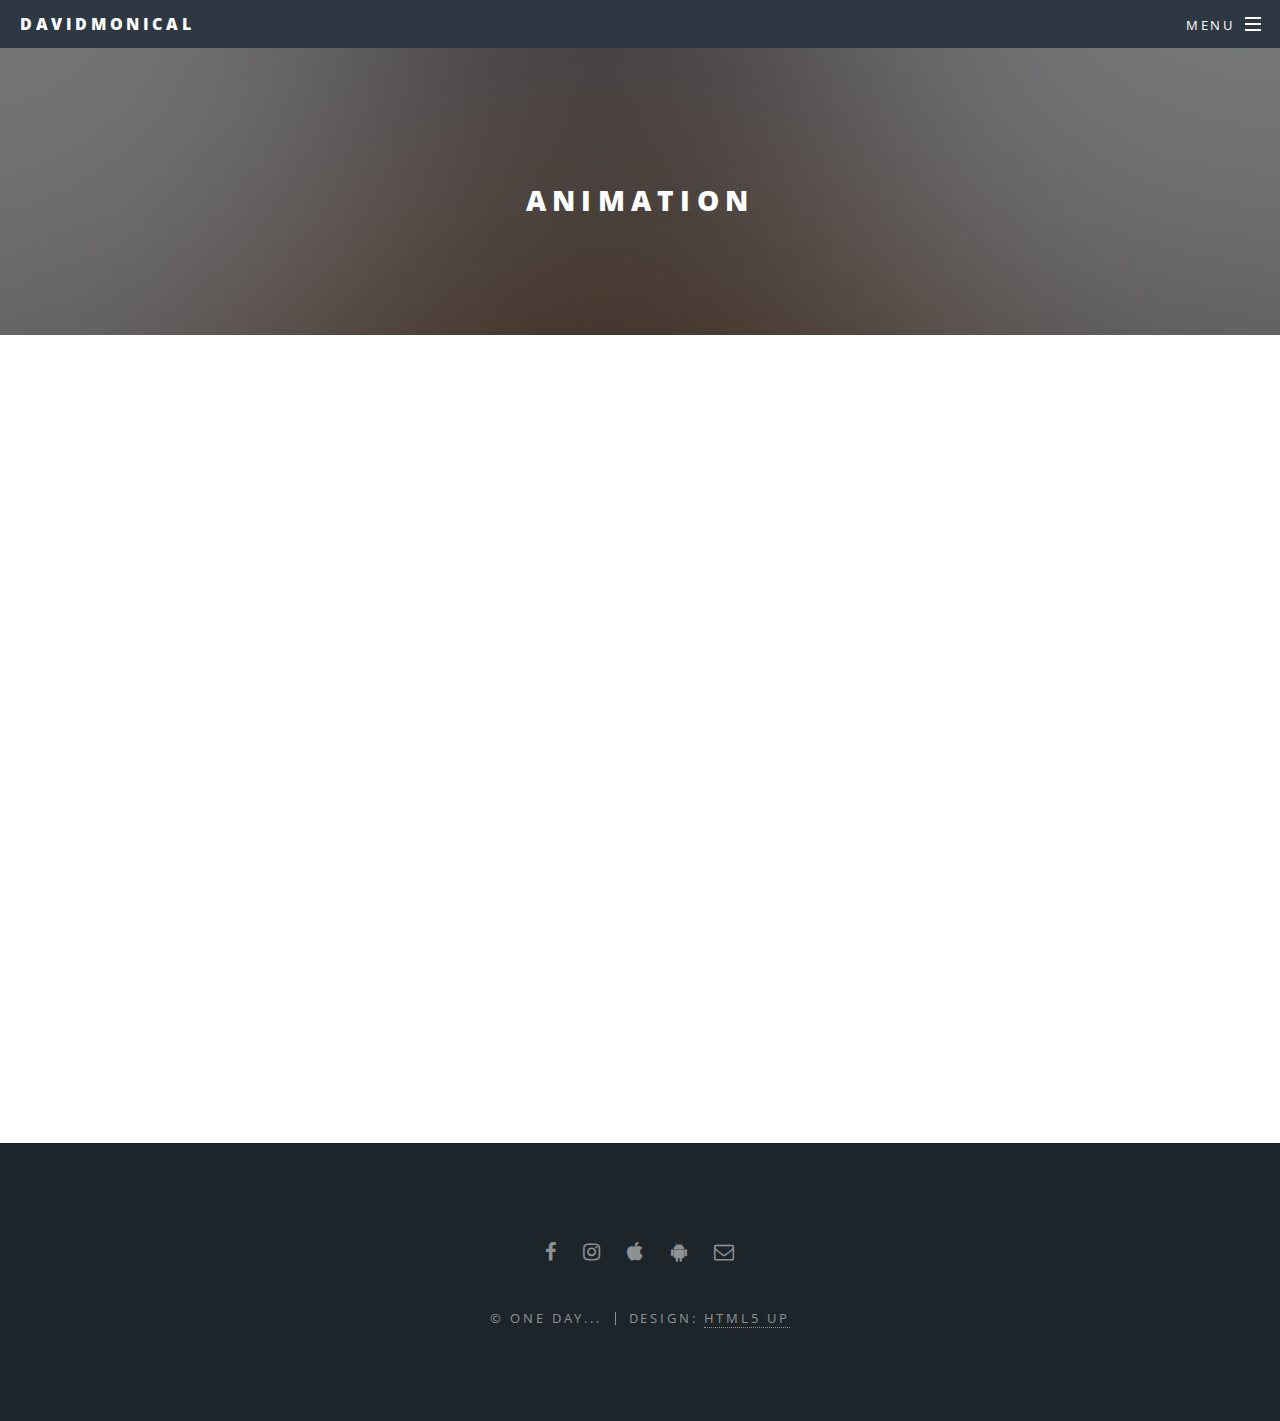
<file: animation.html>
<!DOCTYPE HTML>
<!--
	Spectral by HTML5 UP
	html5up.net | @ajlkn
	Free for personal and commercial use under the CCA 3.0 license (html5up.net/license)
-->
<html>
	<head>
		<title>Animation</title>
		<meta charset="utf-8" />
		<meta name="viewport" content="width=device-width, initial-scale=1" />
		<!--[if lte IE 8]><script src="assets/js/ie/html5shiv.js"></script><![endif]-->
		<link rel="stylesheet" href="assets/css/main.css" />
		<!--[if lte IE 8]><link rel="stylesheet" href="assets/css/ie8.css" /><![endif]-->
		<!--[if lte IE 9]><link rel="stylesheet" href="assets/css/ie9.css" /><![endif]-->
	</head>
	<body>

		<!-- Page Wrapper -->
			<div id="page-wrapper">

				<!-- Header -->
					<header id="header">
					  <h1><a href="index.html">DavidMonical</a></h1>
					  <nav id="nav">
							<ul>
								<li class="special">
									<a href="#menu" class="menuToggle"><span>Menu</span></a>
									<div id="menu">
										<ul>
											<li><a href="index.html">Home</a></li>
											<li><a href="animation.html">Animation</a></li>
											<li><a href="appsandgames.html">Apps and Games</a></li>
											<li><a href="photography.html">Photography</a></li>
											<li><a href="contact.html">Contact</a></li>
										</ul>
									</div>
								</li>
							</ul>
						</nav>
					</header>

				<!-- Main -->
					<article id="main">
						<header>
							<h2>Animation</h2>
						</header>
						<section class="wrapper style5">
							<div class="inner">
									<div class="video-container">
									    <iframe width="560" height="315" src="https://www.youtube.com/embed/qsnYmpcnEMs"></iframe>
									    </div>
							</div>
						</section>
					</article>

				<!-- Footer -->
					<footer id="footer">
						<ul class="icons">
							<li><a href="https://www.facebook.com/david.monical.1" class="icon fa-facebook"><span class="label">Facebook</span></a></li>
							<li><a href="http://www.instagram.com/david_monical" class="icon fa-instagram"><span class="label">Instagram</span></a></li>
							<li><a href="https://itunes.apple.com/us/developer/vincent-monical/id790470895" class="icon fa-apple"><span class="label">iTunes</span></a></li>
							<li><a href="https://play.google.com/store/apps/developer?id=David%20Monical&hl=en" class="icon fa-android"><span class="label">Android</span></a></li>
							<li><a href="mailto:davidgmonical@berkeley.com" class="icon fa-envelope-o"><span class="label">Email</span></a></li>
						</ul>
						<ul class="copyright">
							<li>&copy; One day...</li><li>Design: <a href="http://html5up.net">HTML5 UP</a></li>
						</ul>
					</footer>

			</div>

		<!-- Scripts -->
			<script src="assets/js/jquery.min.js"></script>
			<script src="assets/js/jquery.scrollex.min.js"></script>
			<script src="assets/js/jquery.scrolly.min.js"></script>
			<script src="assets/js/skel.min.js"></script>
			<script src="assets/js/util.js"></script>
			<!--[if lte IE 8]><script src="assets/js/ie/respond.min.js"></script><![endif]-->
			<script src="assets/js/main.js"></script>

	</body>
</html>
</file>
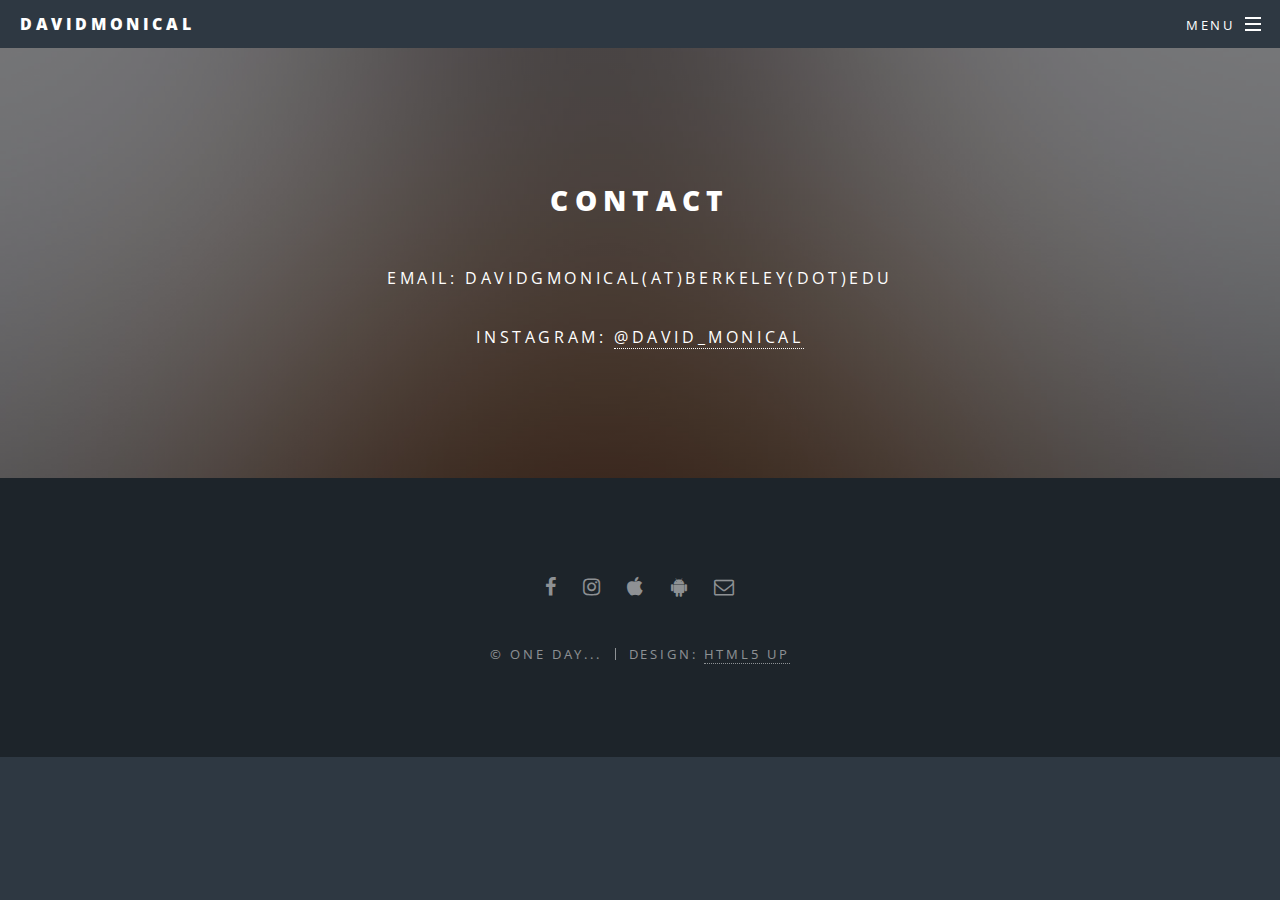
<file: contact.html>
<!DOCTYPE HTML>
<!--
	Spectral by HTML5 UP
	html5up.net | @ajlkn
	Free for personal and commercial use under the CCA 3.0 license (html5up.net/license)
-->
<html>
	<head>
		<title>Contact</title>
		<meta charset="utf-8" />
		<meta name="viewport" content="width=device-width, initial-scale=1" />
		<!--[if lte IE 8]><script src="assets/js/ie/html5shiv.js"></script><![endif]-->
		<link rel="stylesheet" href="assets/css/main.css" />
		<!--[if lte IE 8]><link rel="stylesheet" href="assets/css/ie8.css" /><![endif]-->
		<!--[if lte IE 9]><link rel="stylesheet" href="assets/css/ie9.css" /><![endif]-->
	</head>
	<body>

		<!-- Page Wrapper -->
			<div id="page-wrapper">

				<!-- Header -->
					<header id="header">
					  <h1><a href="index.html">DavidMonical</a></h1>
					  <nav id="nav">
							<ul>
								<li class="special">
									<a href="#menu" class="menuToggle"><span>Menu</span></a>
									<div id="menu">
										<ul>
											<li><a href="index.html">Home</a></li>
											<li><a href="animation.html">Animation</a></li>
											<li><a href="appsandgames.html">Apps and Games</a></li>
											<li><a href="photography.html">Photography</a></li>
											<li><a href="contact.html">Contact</a></li>
										</ul>
									</div>
								</li>
							</ul>
						</nav>
					</header>

				<!-- Main -->
					<article id="main">
						<header>
							<h2>Contact</h2>
							<br/>
							<p>email: davidgmonical(at)berkeley(dot)edu</p>
							<p>instagram: <a href="http://instagram.com/david_monical">@david_monical</a></p>
						</header>
						
					</article>

				<!-- Footer -->
					<footer id="footer">
						<ul class="icons">
							<li><a href="https://www.facebook.com/david.monical.1" class="icon fa-facebook"><span class="label">Facebook</span></a></li>
							<li><a href="http://www.instagram.com/david_monical" class="icon fa-instagram"><span class="label">Instagram</span></a></li>
							<li><a href="https://itunes.apple.com/us/developer/vincent-monical/id790470895" class="icon fa-apple"><span class="label">iTunes</span></a></li>
							<li><a href="https://play.google.com/store/apps/developer?id=David%20Monical&hl=en" class="icon fa-android"><span class="label">Android</span></a></li>
							<li><a href="mailto:davidgmonical@berkeley.com" class="icon fa-envelope-o"><span class="label">Email</span></a></li>
						</ul>
						<ul class="copyright">
							<li>&copy; One day...</li><li>Design: <a href="http://html5up.net">HTML5 UP</a></li>
						</ul>
					</footer>

			</div>

		<!-- Scripts -->
			<script src="assets/js/jquery.min.js"></script>
			<script src="assets/js/jquery.scrollex.min.js"></script>
			<script src="assets/js/jquery.scrolly.min.js"></script>
			<script src="assets/js/skel.min.js"></script>
			<script src="assets/js/util.js"></script>
			<!--[if lte IE 8]><script src="assets/js/ie/respond.min.js"></script><![endif]-->
			<script src="assets/js/main.js"></script>

	</body>
</html>
</file>
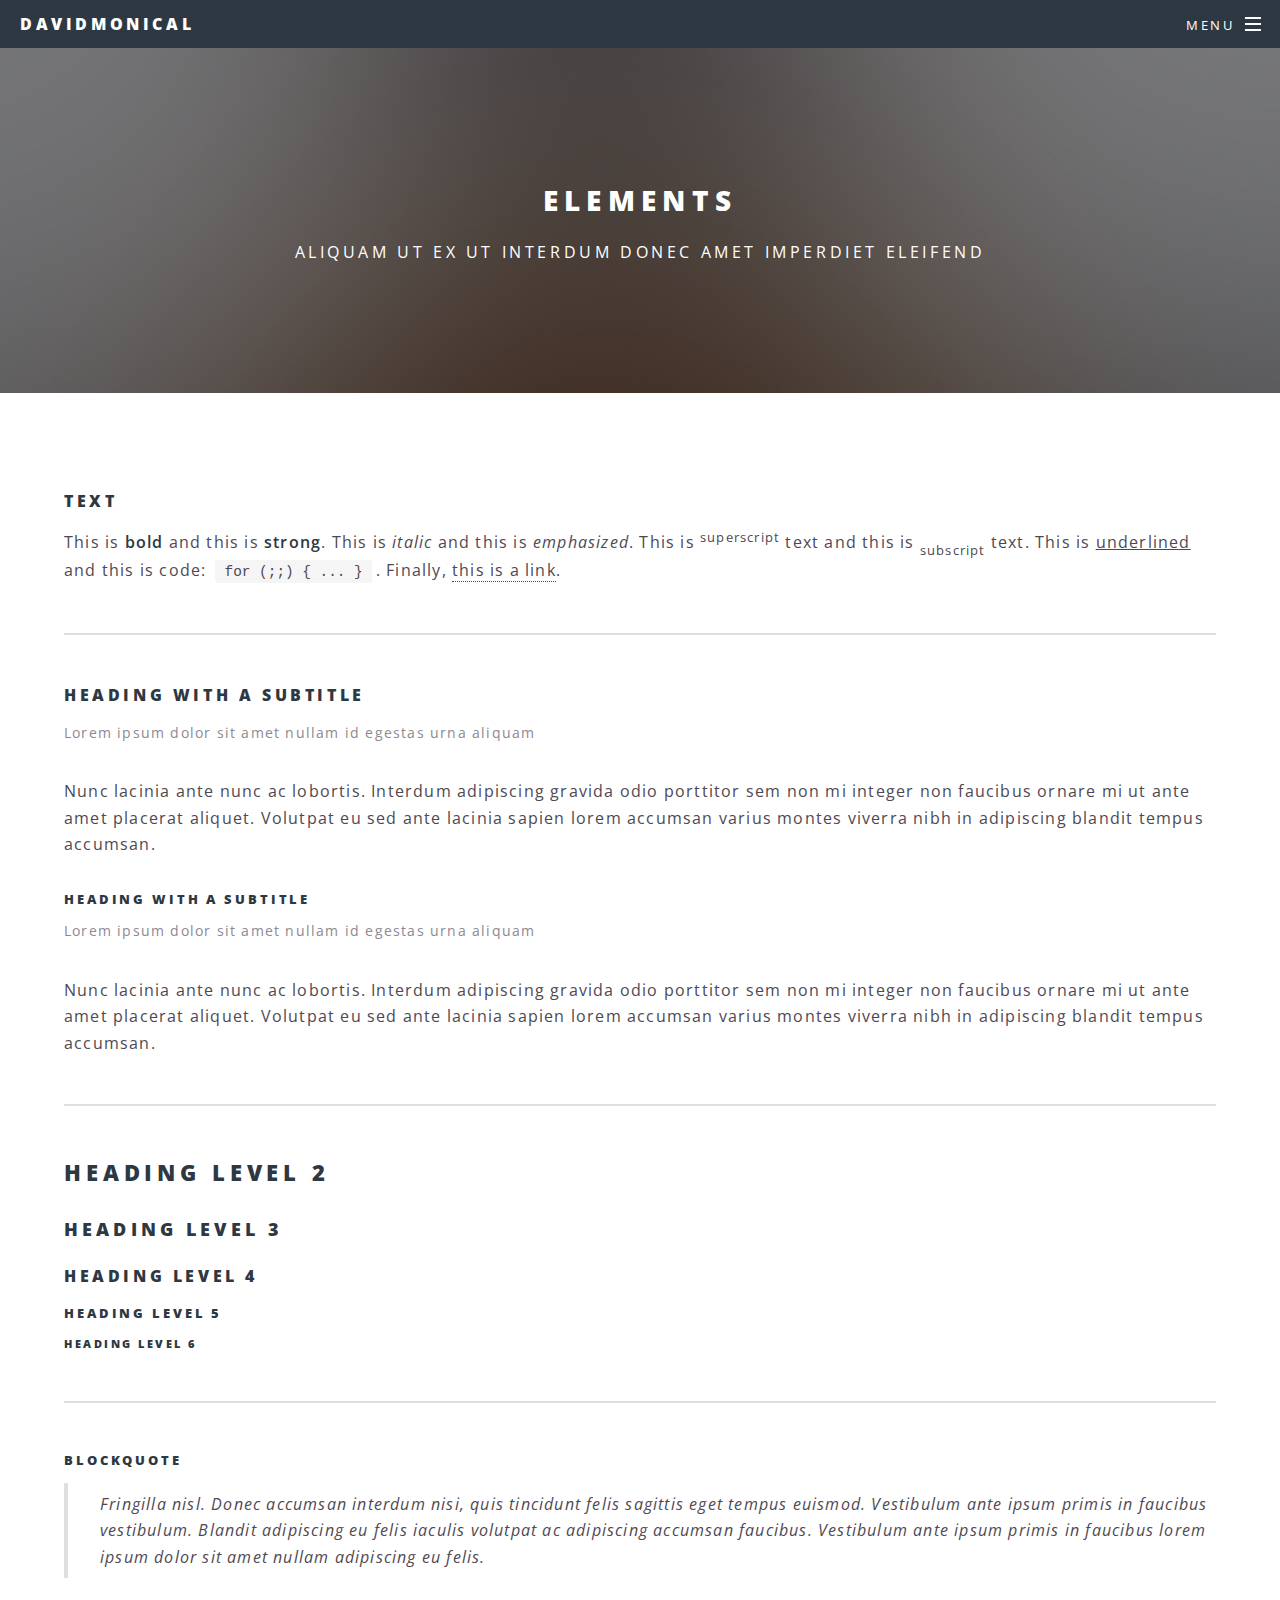
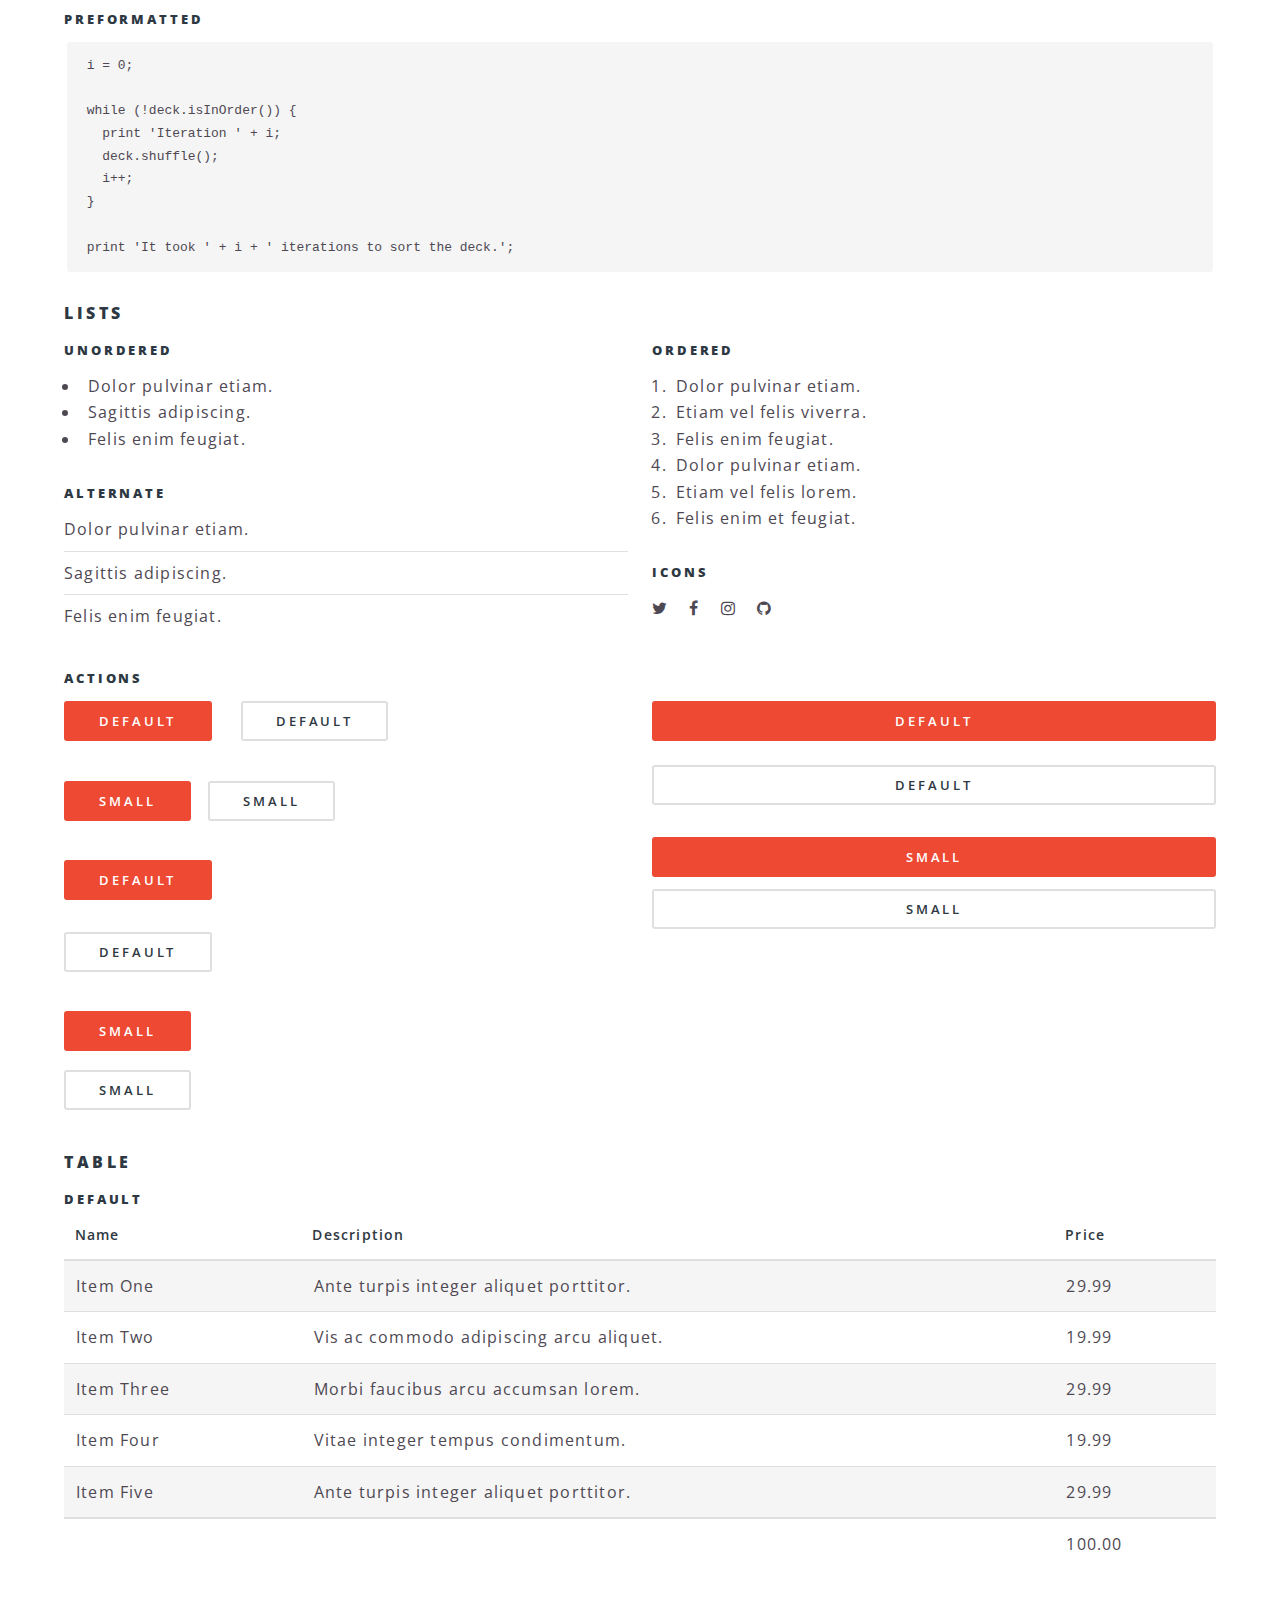
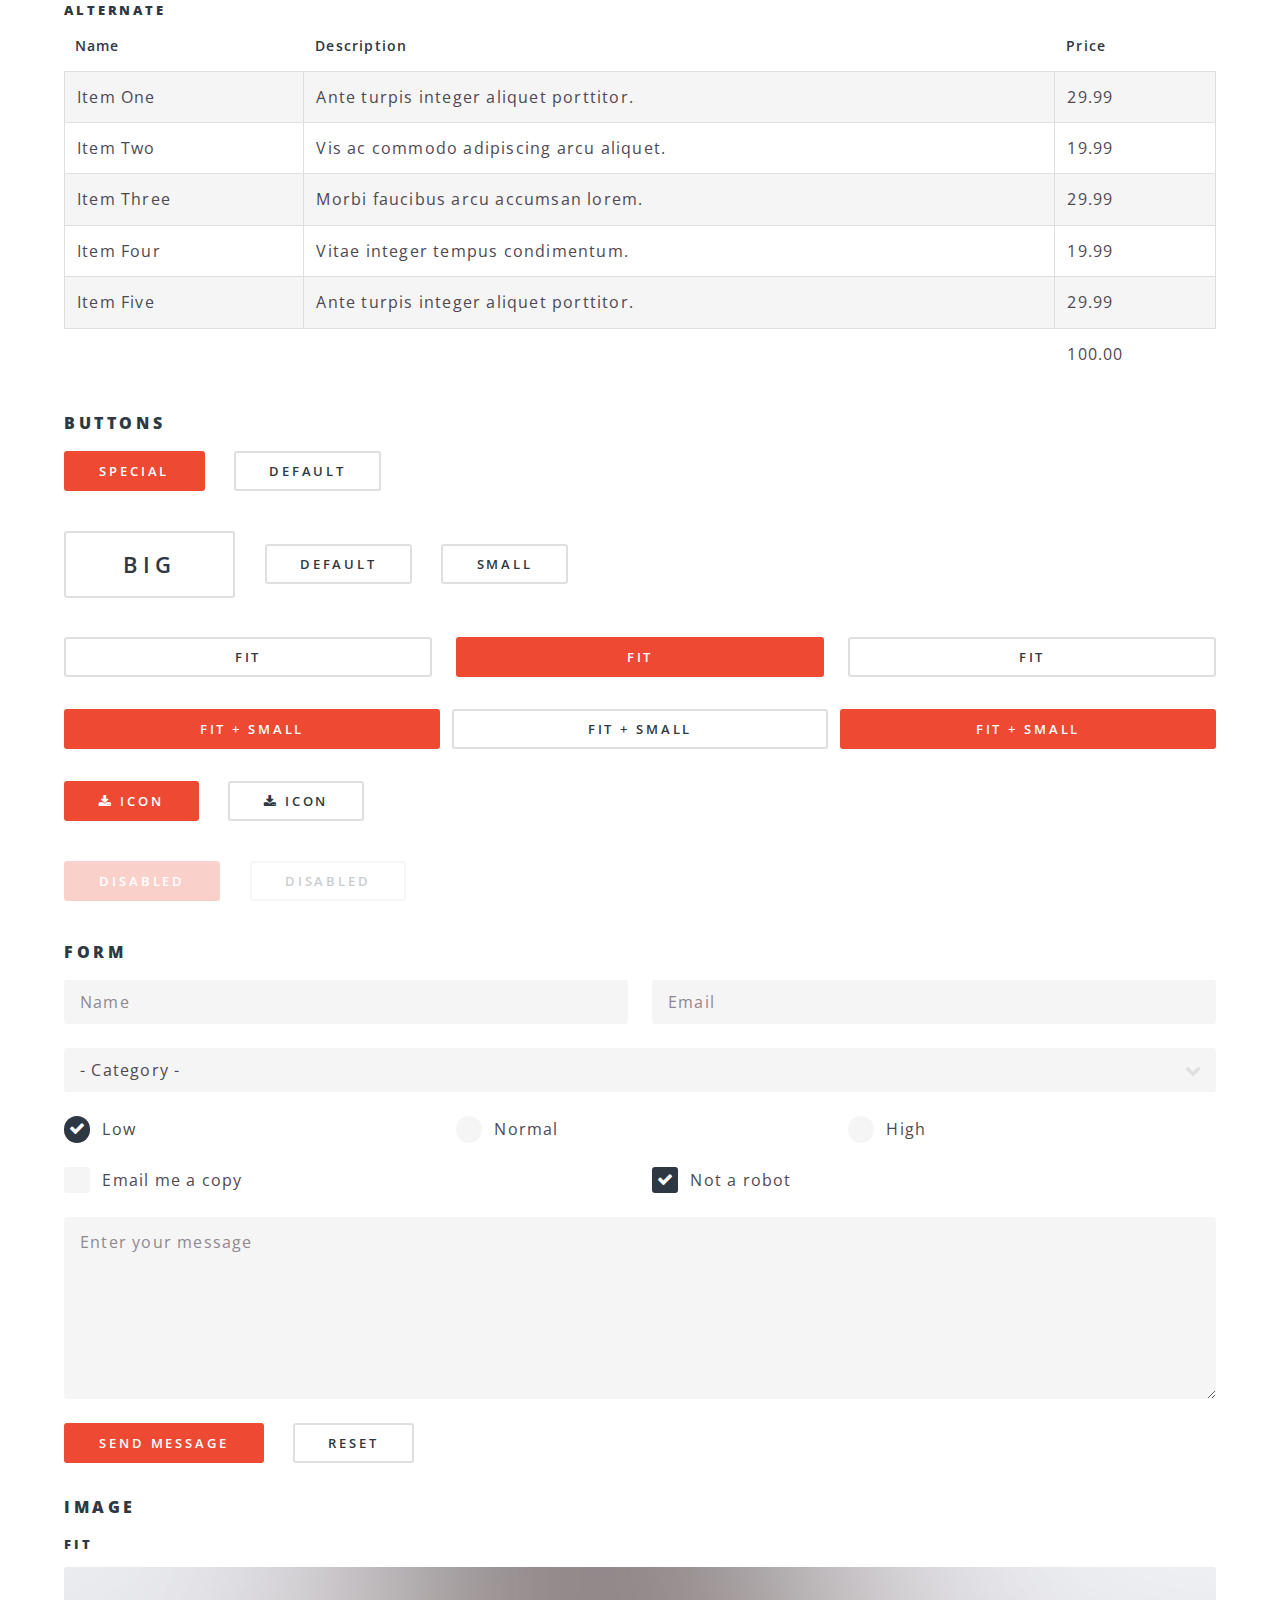
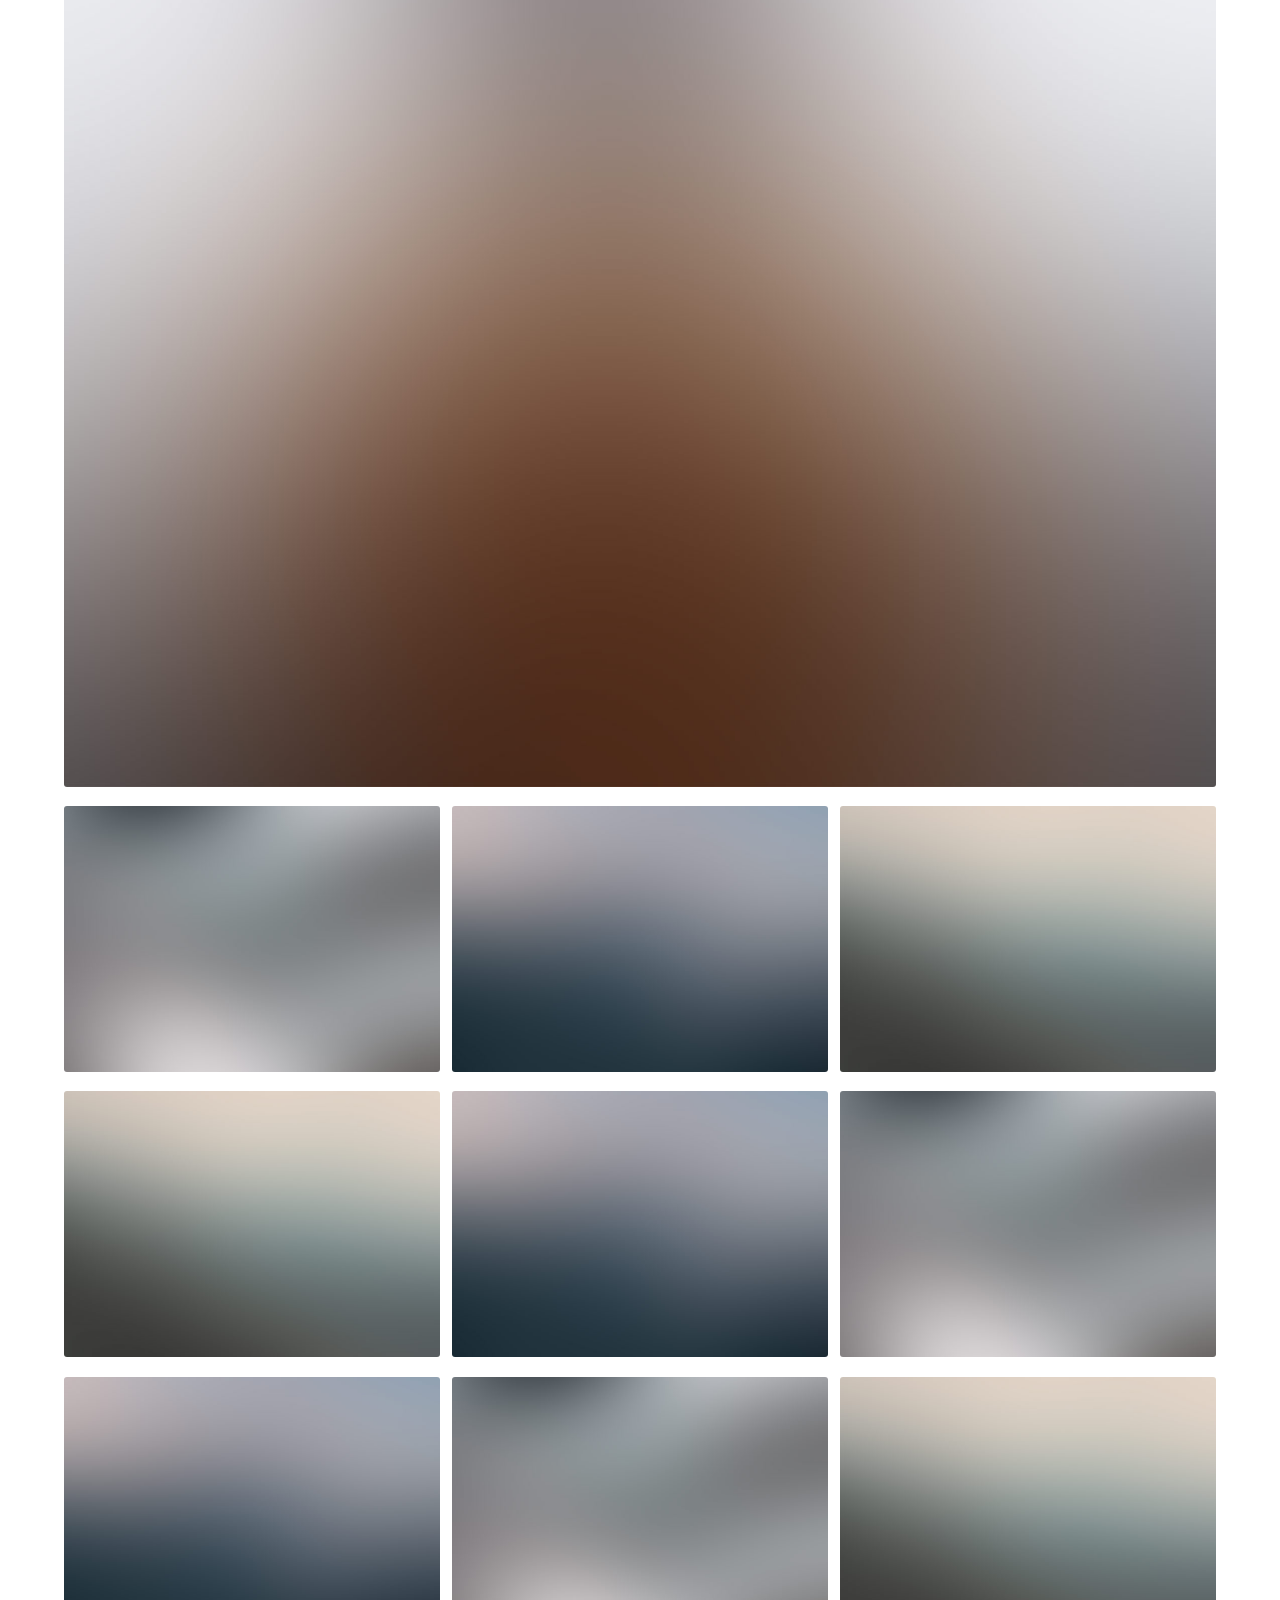
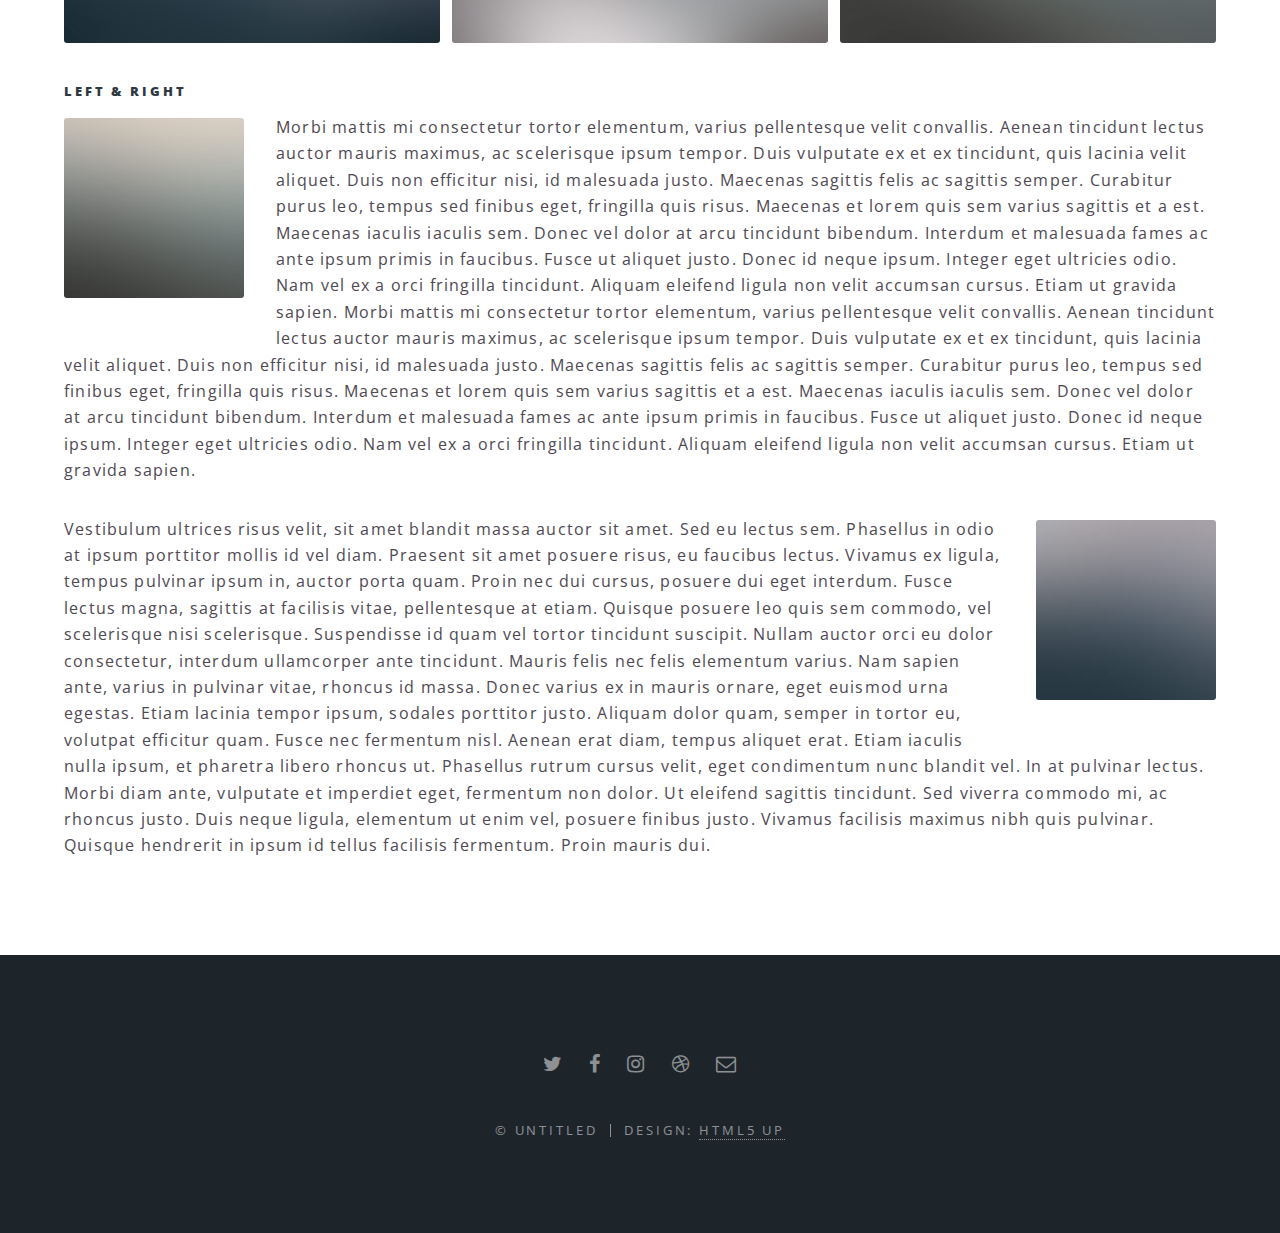
<file: elements.html>
<!DOCTYPE HTML>
<!--
	Spectral by HTML5 UP
	html5up.net | @ajlkn
	Free for personal and commercial use under the CCA 3.0 license (html5up.net/license)
-->
<html>
	<head>
		<title>Elements - Spectral by HTML5 UP</title>
		<meta charset="utf-8" />
		<meta name="viewport" content="width=device-width, initial-scale=1" />
		<!--[if lte IE 8]><script src="assets/js/ie/html5shiv.js"></script><![endif]-->
		<link rel="stylesheet" href="assets/css/main.css" />
		<!--[if lte IE 8]><link rel="stylesheet" href="assets/css/ie8.css" /><![endif]-->
		<!--[if lte IE 9]><link rel="stylesheet" href="assets/css/ie9.css" /><![endif]-->
	</head>
	<body>

		<!-- Page Wrapper -->
			<div id="page-wrapper">

				<!-- Header -->
					<header id="header">
					  <h1><a href="index.html">DavidMonical</a></h1>
					  <nav id="nav">
							<ul>
								<li class="special">
									<a href="#menu" class="menuToggle"><span>Menu</span></a>
									<div id="menu">
										<ul>
											<li><a href="index.html">Home</a></li>
											<li><a href="generic.html">Apps and Games</a></li>
											<li><a href="photography.html">Photography</a></li>
											<li><a href="#">Side Projects</a></li>
											<li><a href="#">About Me</a></li>
										</ul>
									</div>
								</li>
							</ul>
						</nav>
					</header>

				<!-- Main -->
					<article id="main">
						<header>
							<h2>Elements</h2>
							<p>Aliquam ut ex ut interdum donec amet imperdiet eleifend</p>
						</header>
						<section class="wrapper style5">
							<div class="inner">

								<section>
									<h4>Text</h4>
									<p>This is <b>bold</b> and this is <strong>strong</strong>. This is <i>italic</i> and this is <em>emphasized</em>.
									This is <sup>superscript</sup> text and this is <sub>subscript</sub> text.
									This is <u>underlined</u> and this is code: <code>for (;;) { ... }</code>. Finally, <a href="#">this is a link</a>.</p>
									<hr />
									<header>
										<h4>Heading with a Subtitle</h4>
										<p>Lorem ipsum dolor sit amet nullam id egestas urna aliquam</p>
									</header>
									<p>Nunc lacinia ante nunc ac lobortis. Interdum adipiscing gravida odio porttitor sem non mi integer non faucibus ornare mi ut ante amet placerat aliquet. Volutpat eu sed ante lacinia sapien lorem accumsan varius montes viverra nibh in adipiscing blandit tempus accumsan.</p>
									<header>
										<h5>Heading with a Subtitle</h5>
										<p>Lorem ipsum dolor sit amet nullam id egestas urna aliquam</p>
									</header>
									<p>Nunc lacinia ante nunc ac lobortis. Interdum adipiscing gravida odio porttitor sem non mi integer non faucibus ornare mi ut ante amet placerat aliquet. Volutpat eu sed ante lacinia sapien lorem accumsan varius montes viverra nibh in adipiscing blandit tempus accumsan.</p>
									<hr />
									<h2>Heading Level 2</h2>
									<h3>Heading Level 3</h3>
									<h4>Heading Level 4</h4>
									<h5>Heading Level 5</h5>
									<h6>Heading Level 6</h6>
									<hr />
									<h5>Blockquote</h5>
									<blockquote>Fringilla nisl. Donec accumsan interdum nisi, quis tincidunt felis sagittis eget tempus euismod. Vestibulum ante ipsum primis in faucibus vestibulum. Blandit adipiscing eu felis iaculis volutpat ac adipiscing accumsan faucibus. Vestibulum ante ipsum primis in faucibus lorem ipsum dolor sit amet nullam adipiscing eu felis.</blockquote>
									<h5>Preformatted</h5>
									<pre><code>i = 0;

while (!deck.isInOrder()) {
  print 'Iteration ' + i;
  deck.shuffle();
  i++;
}

print 'It took ' + i + ' iterations to sort the deck.';</code></pre>
								</section>

								<section>
									<h4>Lists</h4>
									<div class="row">
										<div class="6u 12u$(medium)">
											<h5>Unordered</h5>
											<ul>
												<li>Dolor pulvinar etiam.</li>
												<li>Sagittis adipiscing.</li>
												<li>Felis enim feugiat.</li>
											</ul>
											<h5>Alternate</h5>
											<ul class="alt">
												<li>Dolor pulvinar etiam.</li>
												<li>Sagittis adipiscing.</li>
												<li>Felis enim feugiat.</li>
											</ul>
										</div>
										<div class="6u$ 12u$(medium)">
											<h5>Ordered</h5>
											<ol>
												<li>Dolor pulvinar etiam.</li>
												<li>Etiam vel felis viverra.</li>
												<li>Felis enim feugiat.</li>
												<li>Dolor pulvinar etiam.</li>
												<li>Etiam vel felis lorem.</li>
												<li>Felis enim et feugiat.</li>
											</ol>
											<h5>Icons</h5>
											<ul class="icons">
												<li><a href="#" class="icon fa-twitter"><span class="label">Twitter</span></a></li>
												<li><a href="#" class="icon fa-facebook"><span class="label">Facebook</span></a></li>
												<li><a href="#" class="icon fa-instagram"><span class="label">Instagram</span></a></li>
												<li><a href="#" class="icon fa-github"><span class="label">Github</span></a></li>
											</ul>
										</div>
									</div>
									<h5>Actions</h5>
									<div class="row">
										<div class="6u 12u$(medium)">
											<ul class="actions">
												<li><a href="#" class="button special">Default</a></li>
												<li><a href="#" class="button">Default</a></li>
											</ul>
											<ul class="actions small">
												<li><a href="#" class="button special small">Small</a></li>
												<li><a href="#" class="button small">Small</a></li>
											</ul>
											<ul class="actions vertical">
												<li><a href="#" class="button special">Default</a></li>
												<li><a href="#" class="button">Default</a></li>
											</ul>
											<ul class="actions vertical small">
												<li><a href="#" class="button special small">Small</a></li>
												<li><a href="#" class="button small">Small</a></li>
											</ul>
										</div>
										<div class="6u 12u$(medium)">
											<ul class="actions vertical">
												<li><a href="#" class="button special fit">Default</a></li>
												<li><a href="#" class="button fit">Default</a></li>
											</ul>
											<ul class="actions vertical small">
												<li><a href="#" class="button special small fit">Small</a></li>
												<li><a href="#" class="button small fit">Small</a></li>
											</ul>
										</div>
									</div>
								</section>

								<section>
									<h4>Table</h4>
									<h5>Default</h5>
									<div class="table-wrapper">
										<table>
											<thead>
												<tr>
													<th>Name</th>
													<th>Description</th>
													<th>Price</th>
												</tr>
											</thead>
											<tbody>
												<tr>
													<td>Item One</td>
													<td>Ante turpis integer aliquet porttitor.</td>
													<td>29.99</td>
												</tr>
												<tr>
													<td>Item Two</td>
													<td>Vis ac commodo adipiscing arcu aliquet.</td>
													<td>19.99</td>
												</tr>
												<tr>
													<td>Item Three</td>
													<td> Morbi faucibus arcu accumsan lorem.</td>
													<td>29.99</td>
												</tr>
												<tr>
													<td>Item Four</td>
													<td>Vitae integer tempus condimentum.</td>
													<td>19.99</td>
												</tr>
												<tr>
													<td>Item Five</td>
													<td>Ante turpis integer aliquet porttitor.</td>
													<td>29.99</td>
												</tr>
											</tbody>
											<tfoot>
												<tr>
													<td colspan="2"></td>
													<td>100.00</td>
												</tr>
											</tfoot>
										</table>
									</div>

									<h5>Alternate</h5>
									<div class="table-wrapper">
										<table class="alt">
											<thead>
												<tr>
													<th>Name</th>
													<th>Description</th>
													<th>Price</th>
												</tr>
											</thead>
											<tbody>
												<tr>
													<td>Item One</td>
													<td>Ante turpis integer aliquet porttitor.</td>
													<td>29.99</td>
												</tr>
												<tr>
													<td>Item Two</td>
													<td>Vis ac commodo adipiscing arcu aliquet.</td>
													<td>19.99</td>
												</tr>
												<tr>
													<td>Item Three</td>
													<td> Morbi faucibus arcu accumsan lorem.</td>
													<td>29.99</td>
												</tr>
												<tr>
													<td>Item Four</td>
													<td>Vitae integer tempus condimentum.</td>
													<td>19.99</td>
												</tr>
												<tr>
													<td>Item Five</td>
													<td>Ante turpis integer aliquet porttitor.</td>
													<td>29.99</td>
												</tr>
											</tbody>
											<tfoot>
												<tr>
													<td colspan="2"></td>
													<td>100.00</td>
												</tr>
											</tfoot>
										</table>
									</div>
								</section>

								<section>
									<h4>Buttons</h4>
									<ul class="actions">
										<li><a href="#" class="button special">Special</a></li>
										<li><a href="#" class="button">Default</a></li>
									</ul>
									<ul class="actions">
										<li><a href="#" class="button big">Big</a></li>
										<li><a href="#" class="button">Default</a></li>
										<li><a href="#" class="button small">Small</a></li>
									</ul>
									<ul class="actions fit">
										<li><a href="#" class="button fit">Fit</a></li>
										<li><a href="#" class="button special fit">Fit</a></li>
										<li><a href="#" class="button fit">Fit</a></li>
									</ul>
									<ul class="actions fit small">
										<li><a href="#" class="button special fit small">Fit + Small</a></li>
										<li><a href="#" class="button fit small">Fit + Small</a></li>
										<li><a href="#" class="button special fit small">Fit + Small</a></li>
									</ul>
									<ul class="actions">
										<li><a href="#" class="button special icon fa-download">Icon</a></li>
										<li><a href="#" class="button icon fa-download">Icon</a></li>
									</ul>
									<ul class="actions">
										<li><span class="button special disabled">Disabled</span></li>
										<li><span class="button disabled">Disabled</span></li>
									</ul>
								</section>

								<section>
									<h4>Form</h4>
									<form method="post" action="#">
										<div class="row uniform">
											<div class="6u 12u$(xsmall)">
												<input type="text" name="demo-name" id="demo-name" value="" placeholder="Name" />
											</div>
											<div class="6u$ 12u$(xsmall)">
												<input type="email" name="demo-email" id="demo-email" value="" placeholder="Email" />
											</div>
											<div class="12u$">
												<div class="select-wrapper">
													<select name="demo-category" id="demo-category">
														<option value="">- Category -</option>
														<option value="1">Manufacturing</option>
														<option value="1">Shipping</option>
														<option value="1">Administration</option>
														<option value="1">Human Resources</option>
													</select>
												</div>
											</div>
											<div class="4u 12u$(small)">
												<input type="radio" id="demo-priority-low" name="demo-priority" checked>
												<label for="demo-priority-low">Low</label>
											</div>
											<div class="4u 12u$(small)">
												<input type="radio" id="demo-priority-normal" name="demo-priority">
												<label for="demo-priority-normal">Normal</label>
											</div>
											<div class="4u$ 12u$(small)">
												<input type="radio" id="demo-priority-high" name="demo-priority">
												<label for="demo-priority-high">High</label>
											</div>
											<div class="6u 12u$(small)">
												<input type="checkbox" id="demo-copy" name="demo-copy">
												<label for="demo-copy">Email me a copy</label>
											</div>
											<div class="6u$ 12u$(small)">
												<input type="checkbox" id="demo-human" name="demo-human" checked>
												<label for="demo-human">Not a robot</label>
											</div>
											<div class="12u$">
												<textarea name="demo-message" id="demo-message" placeholder="Enter your message" rows="6"></textarea>
											</div>
											<div class="12u$">
												<ul class="actions">
													<li><input type="submit" value="Send Message" class="special" /></li>
													<li><input type="reset" value="Reset" /></li>
												</ul>
											</div>
										</div>
									</form>
								</section>

								<section>
									<h4>Image</h4>
									<h5>Fit</h5>
									<div class="box alt">
										<div class="row uniform 50%">
											<div class="12u"><span class="image fit"><img src="images/banner.jpg" alt="" /></span></div>
											<div class="4u"><span class="image fit"><img src="images/pic01.jpg" alt="" /></span></div>
											<div class="4u"><span class="image fit"><img src="images/pic02.jpg" alt="" /></span></div>
											<div class="4u"><span class="image fit"><img src="images/pic03.jpg" alt="" /></span></div>
											<div class="4u"><span class="image fit"><img src="images/pic03.jpg" alt="" /></span></div>
											<div class="4u"><span class="image fit"><img src="images/pic02.jpg" alt="" /></span></div>
											<div class="4u"><span class="image fit"><img src="images/pic01.jpg" alt="" /></span></div>
											<div class="4u"><span class="image fit"><img src="images/pic02.jpg" alt="" /></span></div>
											<div class="4u"><span class="image fit"><img src="images/pic01.jpg" alt="" /></span></div>
											<div class="4u"><span class="image fit"><img src="images/pic03.jpg" alt="" /></span></div>
										</div>
									</div>
									<h5>Left &amp; Right</h5>
									<p><span class="image left"><img src="images/pic04.jpg" alt="" /></span>Morbi mattis mi consectetur tortor elementum, varius pellentesque velit convallis. Aenean tincidunt lectus auctor mauris maximus, ac scelerisque ipsum tempor. Duis vulputate ex et ex tincidunt, quis lacinia velit aliquet. Duis non efficitur nisi, id malesuada justo. Maecenas sagittis felis ac sagittis semper. Curabitur purus leo, tempus sed finibus eget, fringilla quis risus. Maecenas et lorem quis sem varius sagittis et a est. Maecenas iaculis iaculis sem. Donec vel dolor at arcu tincidunt bibendum. Interdum et malesuada fames ac ante ipsum primis in faucibus. Fusce ut aliquet justo. Donec id neque ipsum. Integer eget ultricies odio. Nam vel ex a orci fringilla tincidunt. Aliquam eleifend ligula non velit accumsan cursus. Etiam ut gravida sapien. Morbi mattis mi consectetur tortor elementum, varius pellentesque velit convallis. Aenean tincidunt lectus auctor mauris maximus, ac scelerisque ipsum tempor. Duis vulputate ex et ex tincidunt, quis lacinia velit aliquet. Duis non efficitur nisi, id malesuada justo. Maecenas sagittis felis ac sagittis semper. Curabitur purus leo, tempus sed finibus eget, fringilla quis risus. Maecenas et lorem quis sem varius sagittis et a est. Maecenas iaculis iaculis sem. Donec vel dolor at arcu tincidunt bibendum. Interdum et malesuada fames ac ante ipsum primis in faucibus. Fusce ut aliquet justo. Donec id neque ipsum. Integer eget ultricies odio. Nam vel ex a orci fringilla tincidunt. Aliquam eleifend ligula non velit accumsan cursus. Etiam ut gravida sapien.</p>
									<p><span class="image right"><img src="images/pic05.jpg" alt="" /></span>Vestibulum ultrices risus velit, sit amet blandit massa auctor sit amet. Sed eu lectus sem. Phasellus in odio at ipsum porttitor mollis id vel diam. Praesent sit amet posuere risus, eu faucibus lectus. Vivamus ex ligula, tempus pulvinar ipsum in, auctor porta quam. Proin nec dui cursus, posuere dui eget interdum. Fusce lectus magna, sagittis at facilisis vitae, pellentesque at etiam. Quisque posuere leo quis sem commodo, vel scelerisque nisi scelerisque. Suspendisse id quam vel tortor tincidunt suscipit. Nullam auctor orci eu dolor consectetur, interdum ullamcorper ante tincidunt. Mauris felis nec felis elementum varius. Nam sapien ante, varius in pulvinar vitae, rhoncus id massa. Donec varius ex in mauris ornare, eget euismod urna egestas. Etiam lacinia tempor ipsum, sodales porttitor justo. Aliquam dolor quam, semper in tortor eu, volutpat efficitur quam. Fusce nec fermentum nisl. Aenean erat diam, tempus aliquet erat. Etiam iaculis nulla ipsum, et pharetra libero rhoncus ut. Phasellus rutrum cursus velit, eget condimentum nunc blandit vel. In at pulvinar lectus. Morbi diam ante, vulputate et imperdiet eget, fermentum non dolor. Ut eleifend sagittis tincidunt. Sed viverra commodo mi, ac rhoncus justo. Duis neque ligula, elementum ut enim vel, posuere finibus justo. Vivamus facilisis maximus nibh quis pulvinar. Quisque hendrerit in ipsum id tellus facilisis fermentum. Proin mauris dui.</p>
								</section>

							</div>
						</section>
					</article>

				<!-- Footer -->
					<footer id="footer">
						<ul class="icons">
							<li><a href="#" class="icon fa-twitter"><span class="label">Twitter</span></a></li>
							<li><a href="#" class="icon fa-facebook"><span class="label">Facebook</span></a></li>
							<li><a href="#" class="icon fa-instagram"><span class="label">Instagram</span></a></li>
							<li><a href="#" class="icon fa-dribbble"><span class="label">Dribbble</span></a></li>
							<li><a href="#" class="icon fa-envelope-o"><span class="label">Email</span></a></li>
						</ul>
						<ul class="copyright">
							<li>&copy; Untitled</li><li>Design: <a href="http://html5up.net">HTML5 UP</a></li>
						</ul>
					</footer>

			</div>

		<!-- Scripts -->
			<script src="assets/js/jquery.min.js"></script>
			<script src="assets/js/jquery.scrollex.min.js"></script>
			<script src="assets/js/jquery.scrolly.min.js"></script>
			<script src="assets/js/skel.min.js"></script>
			<script src="assets/js/util.js"></script>
			<!--[if lte IE 8]><script src="assets/js/ie/respond.min.js"></script><![endif]-->
			<script src="assets/js/main.js"></script>

	</body>
</html>
</file>
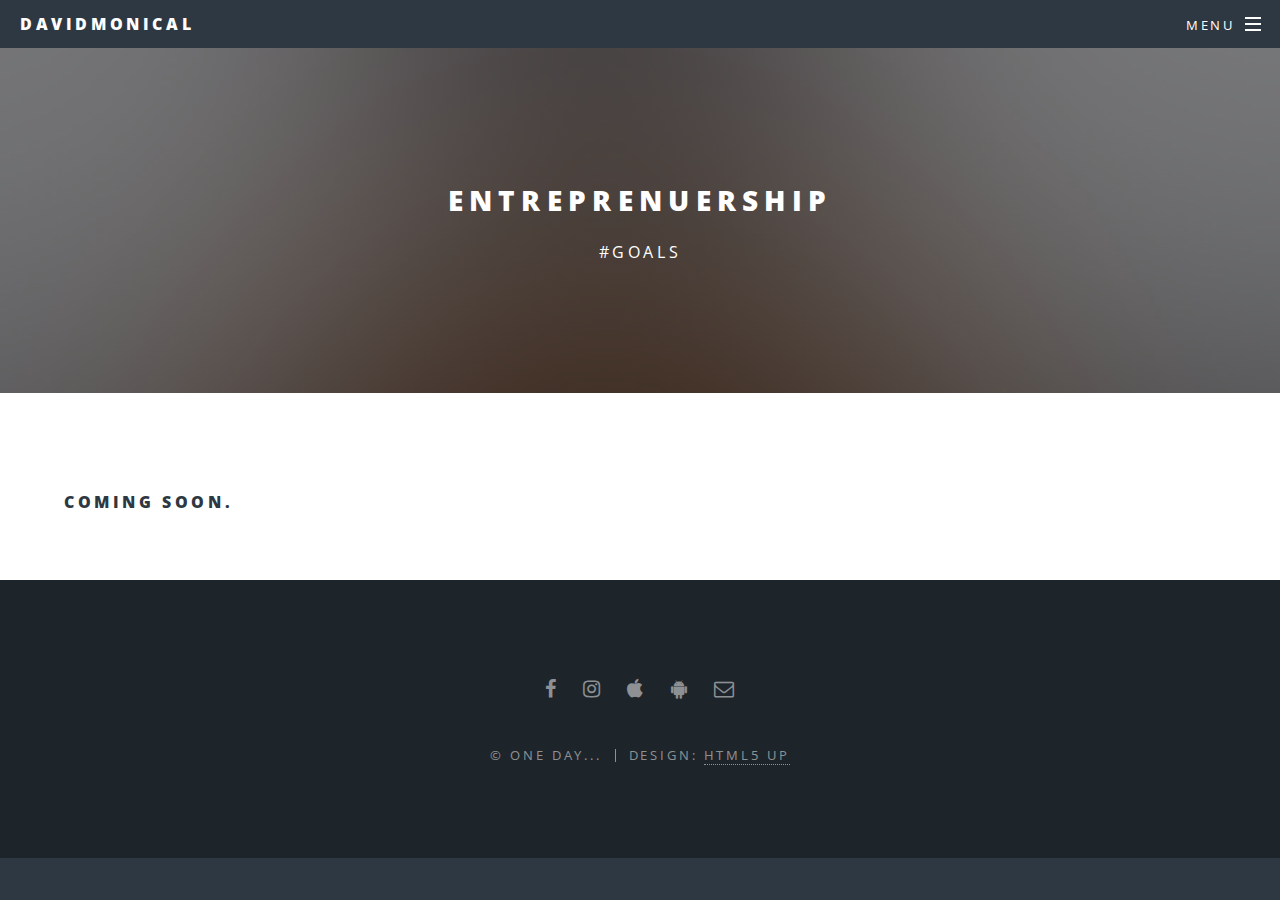
<file: entreprenuership.html>
<!DOCTYPE HTML>
<!--
	Spectral by HTML5 UP
	html5up.net | @ajlkn
	Free for personal and commercial use under the CCA 3.0 license (html5up.net/license)
-->
<html>
	<head>
		<title>Entreprenuership</title>
		<meta charset="utf-8" />
		<meta name="viewport" content="width=device-width, initial-scale=1" />
		<!--[if lte IE 8]><script src="assets/js/ie/html5shiv.js"></script><![endif]-->
		<link rel="stylesheet" href="assets/css/main.css" />
		<!--[if lte IE 8]><link rel="stylesheet" href="assets/css/ie8.css" /><![endif]-->
		<!--[if lte IE 9]><link rel="stylesheet" href="assets/css/ie9.css" /><![endif]-->
	</head>
	<body>

		<!-- Page Wrapper -->
			<div id="page-wrapper">

				<!-- Header -->
					<header id="header">
					  <h1><a href="index.html">DavidMonical</a></h1>
					  <nav id="nav">
							<ul>
								<li class="special">
									<a href="#menu" class="menuToggle"><span>Menu</span></a>
									<div id="menu">
										<ul>
											<li><a href="index.html">Home</a></li>
											<li><a href="animation.html">Animation</a></li>
											<li><a href="appsandgames.html">Apps and Games</a></li>
											<li><a href="photography.html">Photography</a></li>
											<li><a href="contact.html">Contact</a></li>
										</ul>
									</div>
								</li>
							</ul>
						</nav>
					</header>

				<!-- Main -->
					<article id="main">
						<header>
							<h2>Entreprenuership</h2>
							<p>#goals</p>
						</header>
						<section class="wrapper style5">
							<div class="inner">
								<h3 class="inline">Coming soon.</h3>
							</div>
						</section>
					</article>

				<!-- Footer -->
					<footer id="footer">
						<ul class="icons">
							<li><a href="https://www.facebook.com/david.monical.1" class="icon fa-facebook"><span class="label">Facebook</span></a></li>
							<li><a href="http://www.instagram.com/david_monical" class="icon fa-instagram"><span class="label">Instagram</span></a></li>
							<li><a href="https://itunes.apple.com/us/developer/vincent-monical/id790470895" class="icon fa-apple"><span class="label">iTunes</span></a></li>
							<li><a href="https://play.google.com/store/apps/developer?id=David%20Monical&hl=en" class="icon fa-android"><span class="label">Android</span></a></li>
							<li><a href="mailto:davidgmonical@berkeley.com" class="icon fa-envelope-o"><span class="label">Email</span></a></li>
						</ul>
						<ul class="copyright">
							<li>&copy; One day...</li><li>Design: <a href="http://html5up.net">HTML5 UP</a></li>
						</ul>
					</footer>

			</div>

		<!-- Scripts -->
			<script src="assets/js/jquery.min.js"></script>
			<script src="assets/js/jquery.scrollex.min.js"></script>
			<script src="assets/js/jquery.scrolly.min.js"></script>
			<script src="assets/js/skel.min.js"></script>
			<script src="assets/js/util.js"></script>
			<!--[if lte IE 8]><script src="assets/js/ie/respond.min.js"></script><![endif]-->
			<script src="assets/js/main.js"></script>

	</body>
</html>
</file>
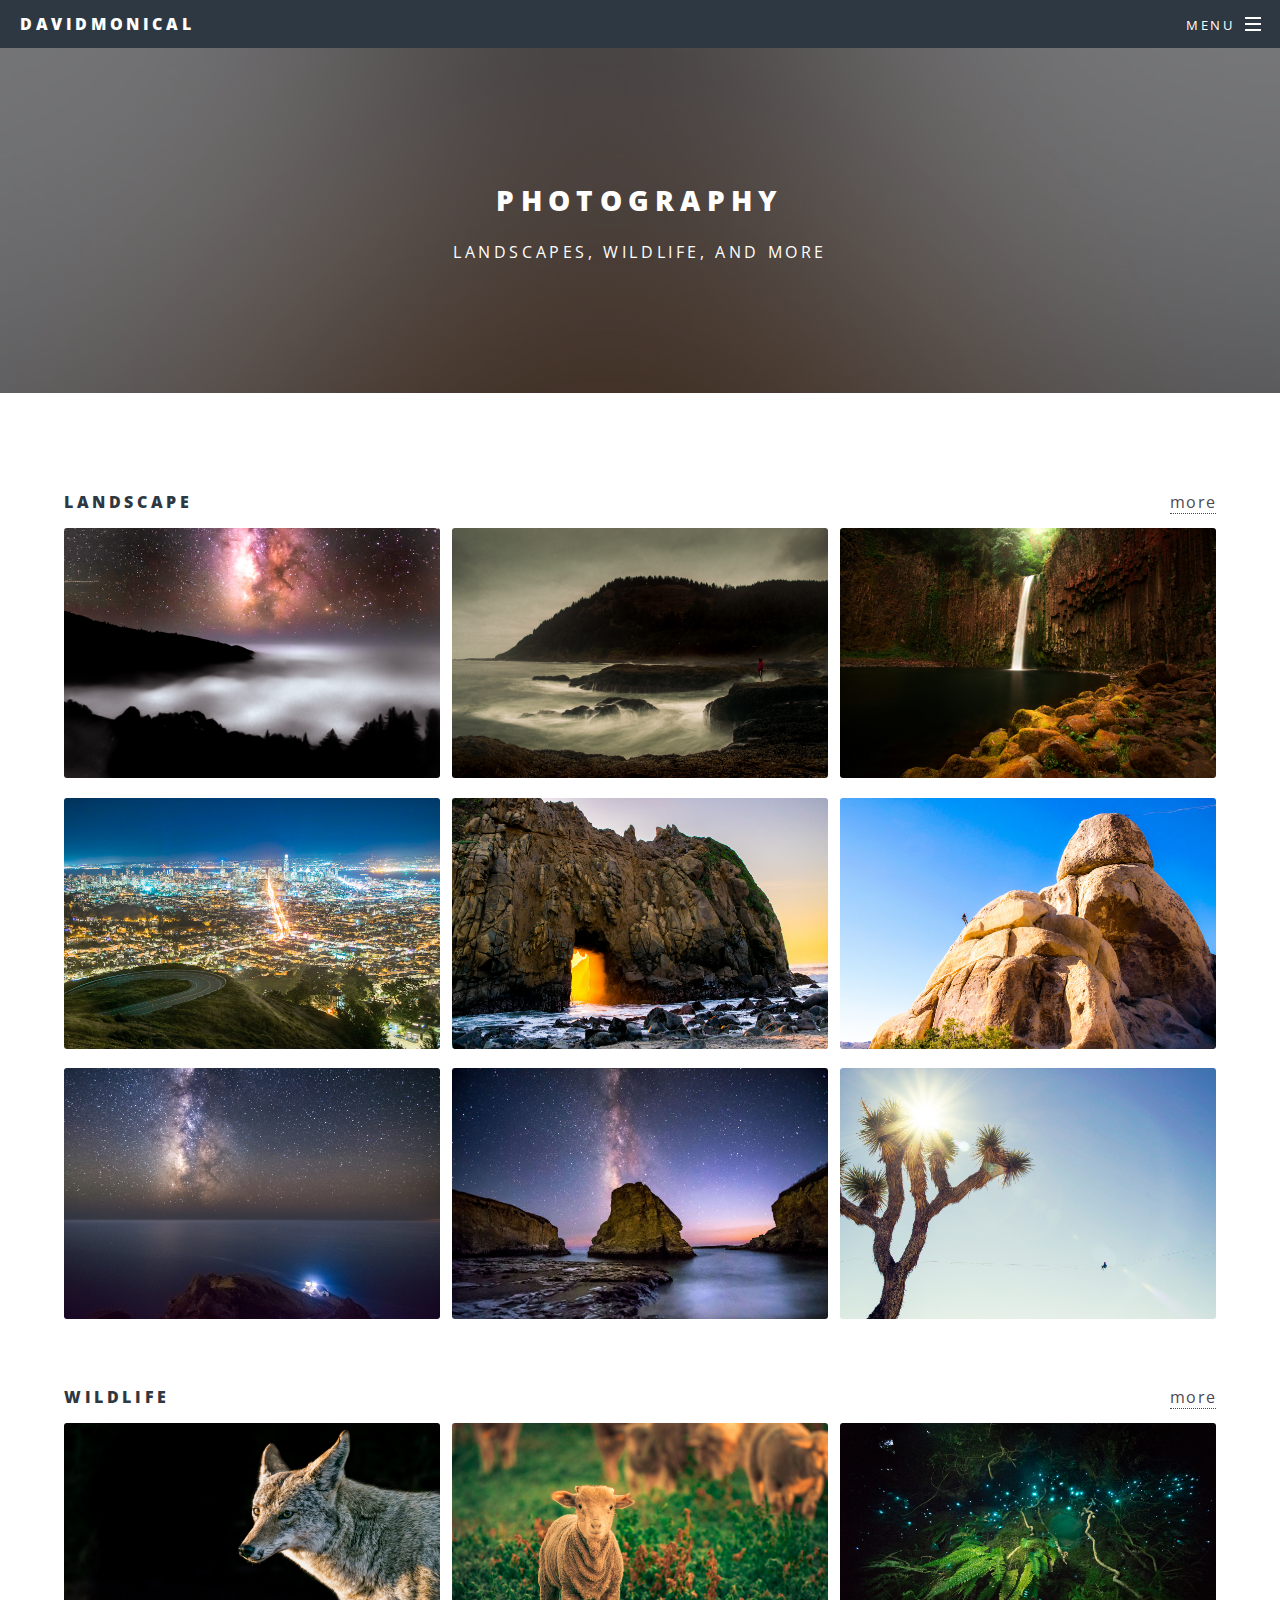
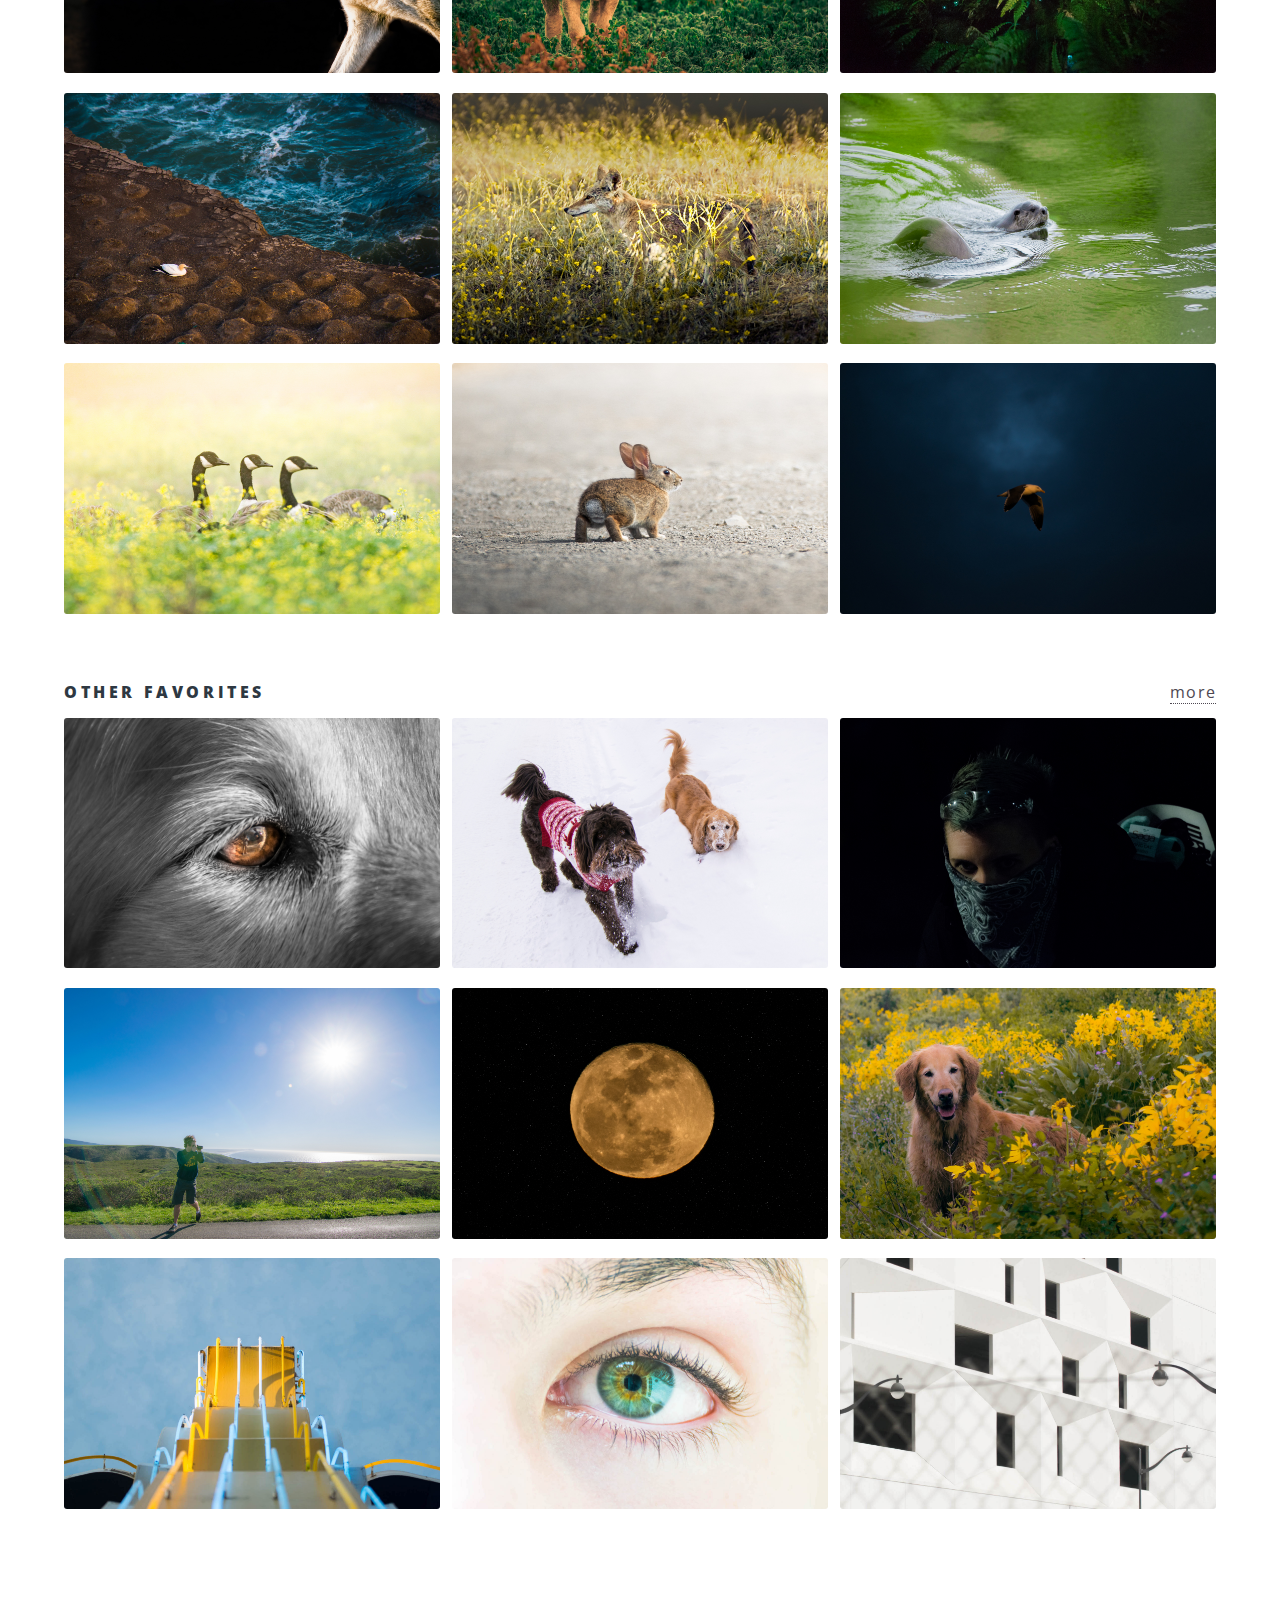
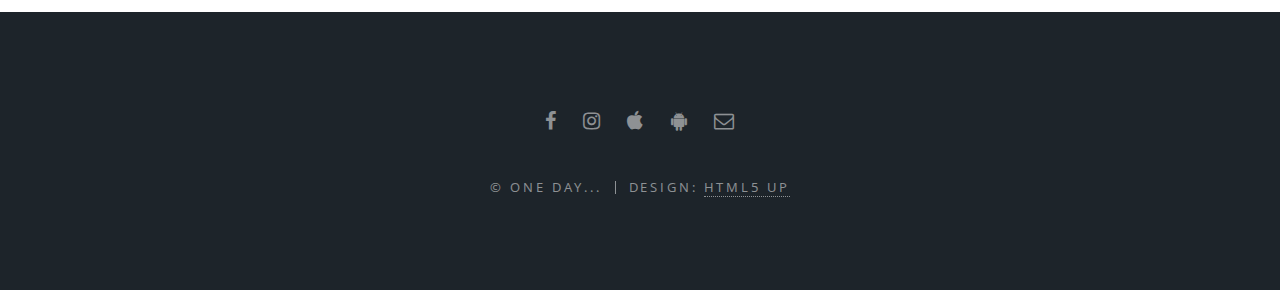
<file: photography.html>
<!DOCTYPE HTML>
<!--
	Spectral by HTML5 UP
	html5up.net | @ajlkn
	Free for personal and commercial use under the CCA 3.0 license (html5up.net/license)
-->
<html>
	<head>
		<title>Photography</title>
		<meta charset="utf-8" />
		<meta name="viewport" content="width=device-width, initial-scale=1" />
		<!--[if lte IE 8]><script src="assets/js/ie/html5shiv.js"></script><![endif]-->
		<link rel="stylesheet" href="assets/css/main.css" />
		<!--[if lte IE 8]><link rel="stylesheet" href="assets/css/ie8.css" /><![endif]-->
		<!--[if lte IE 9]><link rel="stylesheet" href="assets/css/ie9.css" /><![endif]-->
	</head>
	<body>

		<!-- Page Wrapper -->
			<div id="page-wrapper">

				<!-- Header -->
					<header id="header">
					  <h1><a href="index.html">DavidMonical</a></h1>
					  <nav id="nav">
							<ul>
								<li class="special">
									<a href="#menu" class="menuToggle"><span>Menu</span></a>
									<div id="menu">
										<ul>
											<li><a href="index.html">Home</a></li>
											<li><a href="animation.html">Animation</a></li>
											<li><a href="appsandgames.html">Apps and Games</a></li>
											<li><a href="photography.html">Photography</a></li>
											<li><a href="contact.html">Contact</a></li>
										</ul>
									</div>
								</li>
							</ul>
						</nav>
					</header>

				<!-- Main -->
					<article id="main">
						<header>
							<h2>Photography</h2>
							<p>Landscapes, Wildlife, and More</p>
						</header>
						<section class="wrapper style5">
							<div class="inner">
								<section>
									<h4 class="inline">Landscape</h4>
									<span class="float-right"> <a href="photographyLandscape.html">more</a> </span>
									<div class="box alt">
										<div class="row uniform 50%">
											<div class="4u"><span class="image fit"><img src="images/covers/landscapes/File1.jpg" alt="" /></span></div>
											<div class="4u"><span class="image fit"><img src="images/covers/landscapes/File2.jpg" alt="" /></span></div>
											<div class="4u"><span class="image fit"><img src="images/covers/landscapes/File3.jpg" alt="" /></span></div>
											<div class="4u"><span class="image fit"><img src="images/covers/landscapes/File4.jpg" alt="" /></span></div>
											<div class="4u"><span class="image fit"><img src="images/covers/landscapes/File5.jpg" alt="" /></span></div>
											<div class="4u"><span class="image fit"><img src="images/covers/landscapes/File6.jpg" alt="" /></span></div>
											<div class="4u"><span class="image fit"><img src="images/covers/landscapes/File7.jpg" alt="" /></span></div>
											<div class="4u"><span class="image fit"><img src="images/covers/landscapes/File8.jpg" alt="" /></span></div>
											<div class="4u"><span class="image fit"><img src="images/covers/landscapes/File9.jpg" alt="" /></span></div>
										</div>
									</div>
								</section>
								
								<section>
									<br/>
									<h4 class="inline">Wildlife</h4>
									<span class="float-right"> <a href="photographyWildlife.html">more</a> </span>
									<div class="box alt">
										<div class="row uniform 50%">
											<div class="4u"><span class="image fit"><img src="images/covers/wildlife/File1.jpg" alt="" /></span></div>
											<div class="4u"><span class="image fit"><img src="images/covers/wildlife/File2.jpg" alt="" /></span></div>
											<div class="4u"><span class="image fit"><img src="images/covers/wildlife/File3.jpg" alt="" /></span></div>
											<div class="4u"><span class="image fit"><img src="images/covers/wildlife/File4.jpg" alt="" /></span></div>
											<div class="4u"><span class="image fit"><img src="images/covers/wildlife/File5.jpg" alt="" /></span></div>
											<div class="4u"><span class="image fit"><img src="images/covers/wildlife/File6.jpg" alt="" /></span></div>
											<div class="4u"><span class="image fit"><img src="images/covers/wildlife/File7.jpg" alt="" /></span></div>
											<div class="4u"><span class="image fit"><img src="images/covers/wildlife/File8.jpg" alt="" /></span></div>
											<div class="4u"><span class="image fit"><img src="images/covers/wildlife/File9.jpg" alt="" /></span></div>
										</div>
									</div>
									
								</section>
								<section>
									<br/>
									<h4 class="inline">Other favorites</h4>
									<span class="float-right"> <a href="photographyOther.html">more</a> </span>
									<div class="box alt">
										<div class="row uniform 50%">
											<div class="4u"><span class="image fit"><img src="images/covers/other/File1.jpg" alt="" /></span></div>
											<div class="4u"><span class="image fit"><img src="images/covers/other/File2.jpg" alt="" /></span></div>
											<div class="4u"><span class="image fit"><img src="images/covers/other/File3.jpg" alt="" /></span></div>
											<div class="4u"><span class="image fit"><img src="images/covers/other/File4.jpg" alt="" /></span></div>
											<div class="4u"><span class="image fit"><img src="images/covers/other/File5.jpg" alt="" /></span></div>
											<div class="4u"><span class="image fit"><img src="images/covers/other/File6.jpg" alt="" /></span></div>
											<div class="4u"><span class="image fit"><img src="images/covers/other/File7.jpg" alt="" /></span></div>
											<div class="4u"><span class="image fit"><img src="images/covers/other/File8.jpg" alt="" /></span></div>
											<div class="4u"><span class="image fit"><img src="images/covers/other/File9.jpg" alt="" /></span></div>
										</div>
									</div>
									
								</section>
							</div>
						</section>
					</article>

				<!-- Footer -->
					<footer id="footer">
						<ul class="icons">
							<li><a href="https://www.facebook.com/david.monical.1" class="icon fa-facebook"><span class="label">Facebook</span></a></li>
							<li><a href="http://www.instagram.com/david_monical" class="icon fa-instagram"><span class="label">Instagram</span></a></li>
							<li><a href="https://itunes.apple.com/us/developer/vincent-monical/id790470895" class="icon fa-apple"><span class="label">iTunes</span></a></li>
							<li><a href="https://play.google.com/store/apps/developer?id=David%20Monical&hl=en" class="icon fa-android"><span class="label">Android</span></a></li>
							<li><a href="mailto:davidgmonical@berkeley.com" class="icon fa-envelope-o"><span class="label">Email</span></a></li>
						</ul>
						<ul class="copyright">
							<li>&copy; One day...</li><li>Design: <a href="http://html5up.net">HTML5 UP</a></li>
						</ul>
					</footer>

			</div>

		<!-- Scripts -->
			<script src="assets/js/jquery.min.js"></script>
			<script src="assets/js/jquery.scrollex.min.js"></script>
			<script src="assets/js/jquery.scrolly.min.js"></script>
			<script src="assets/js/skel.min.js"></script>
			<script src="assets/js/util.js"></script>
			<!--[if lte IE 8]><script src="assets/js/ie/respond.min.js"></script><![endif]-->
			<script src="assets/js/main.js"></script>

	</body>
</html>
</file>
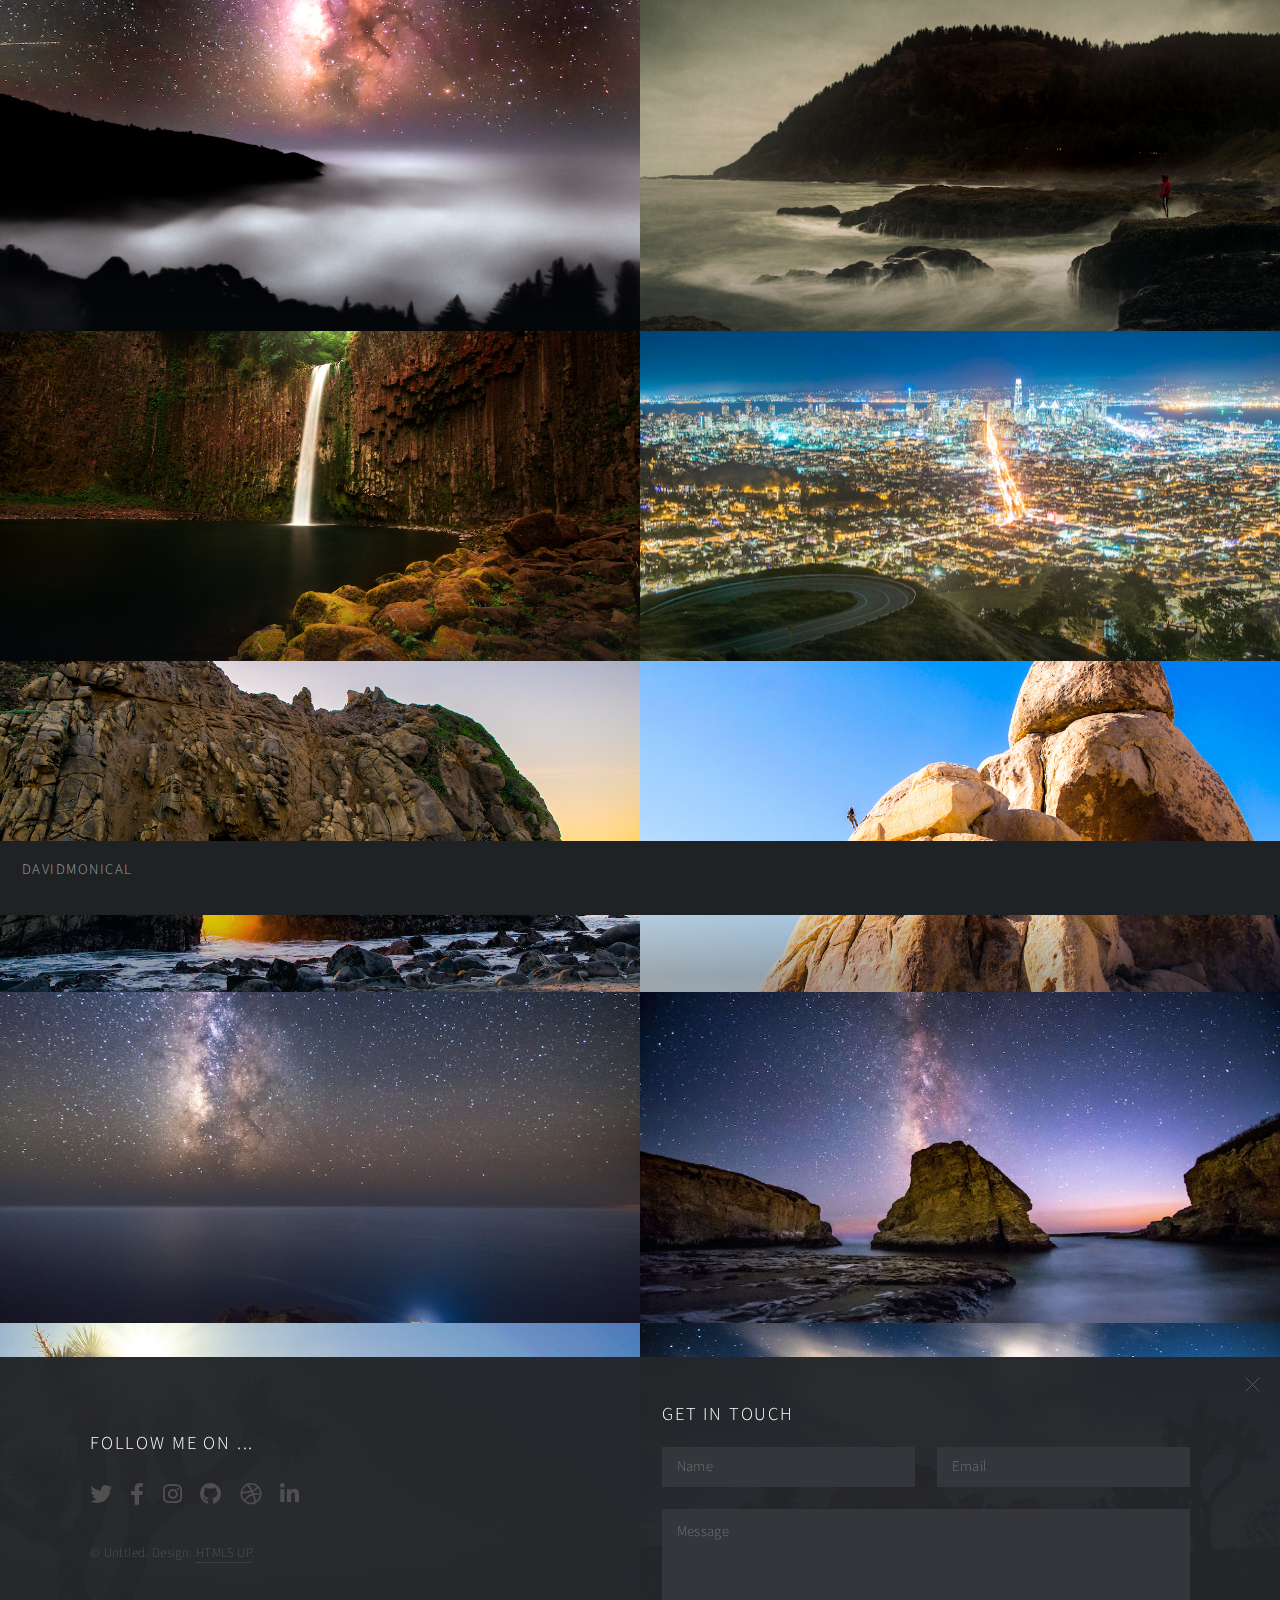
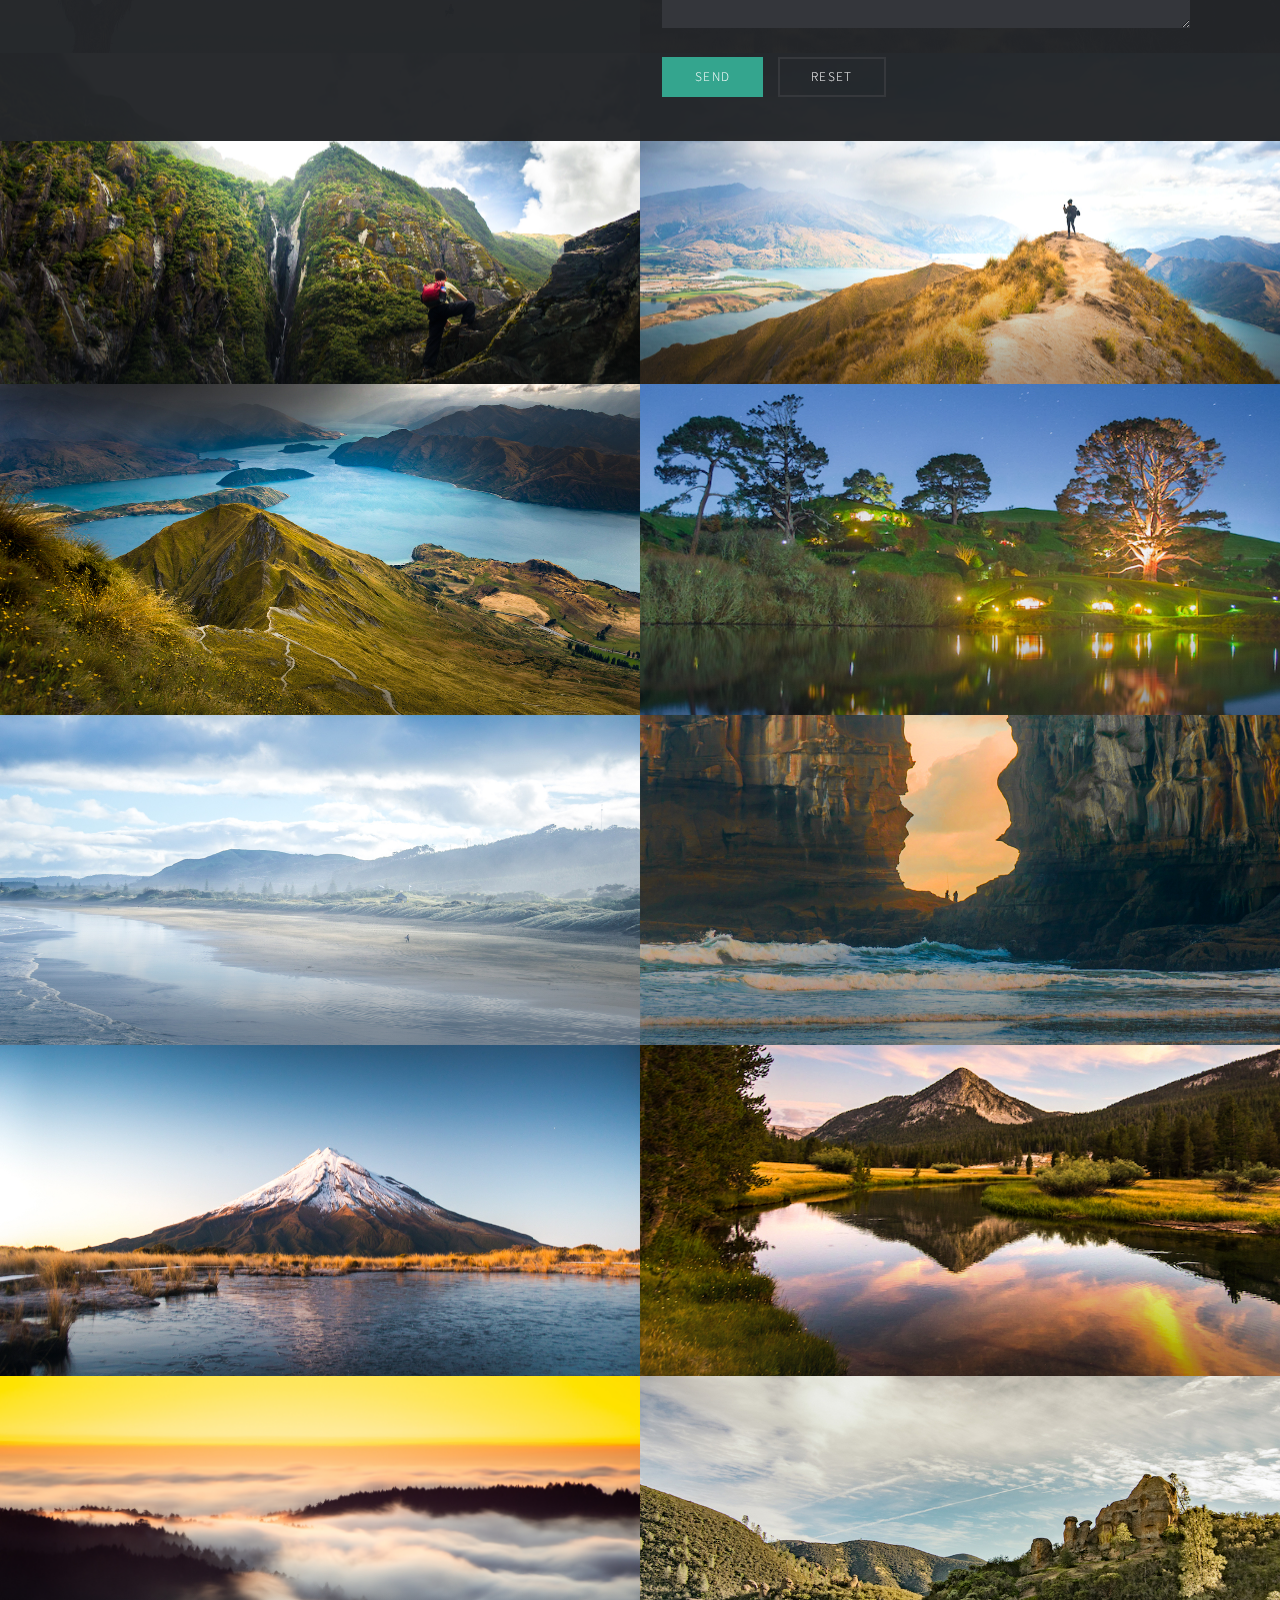
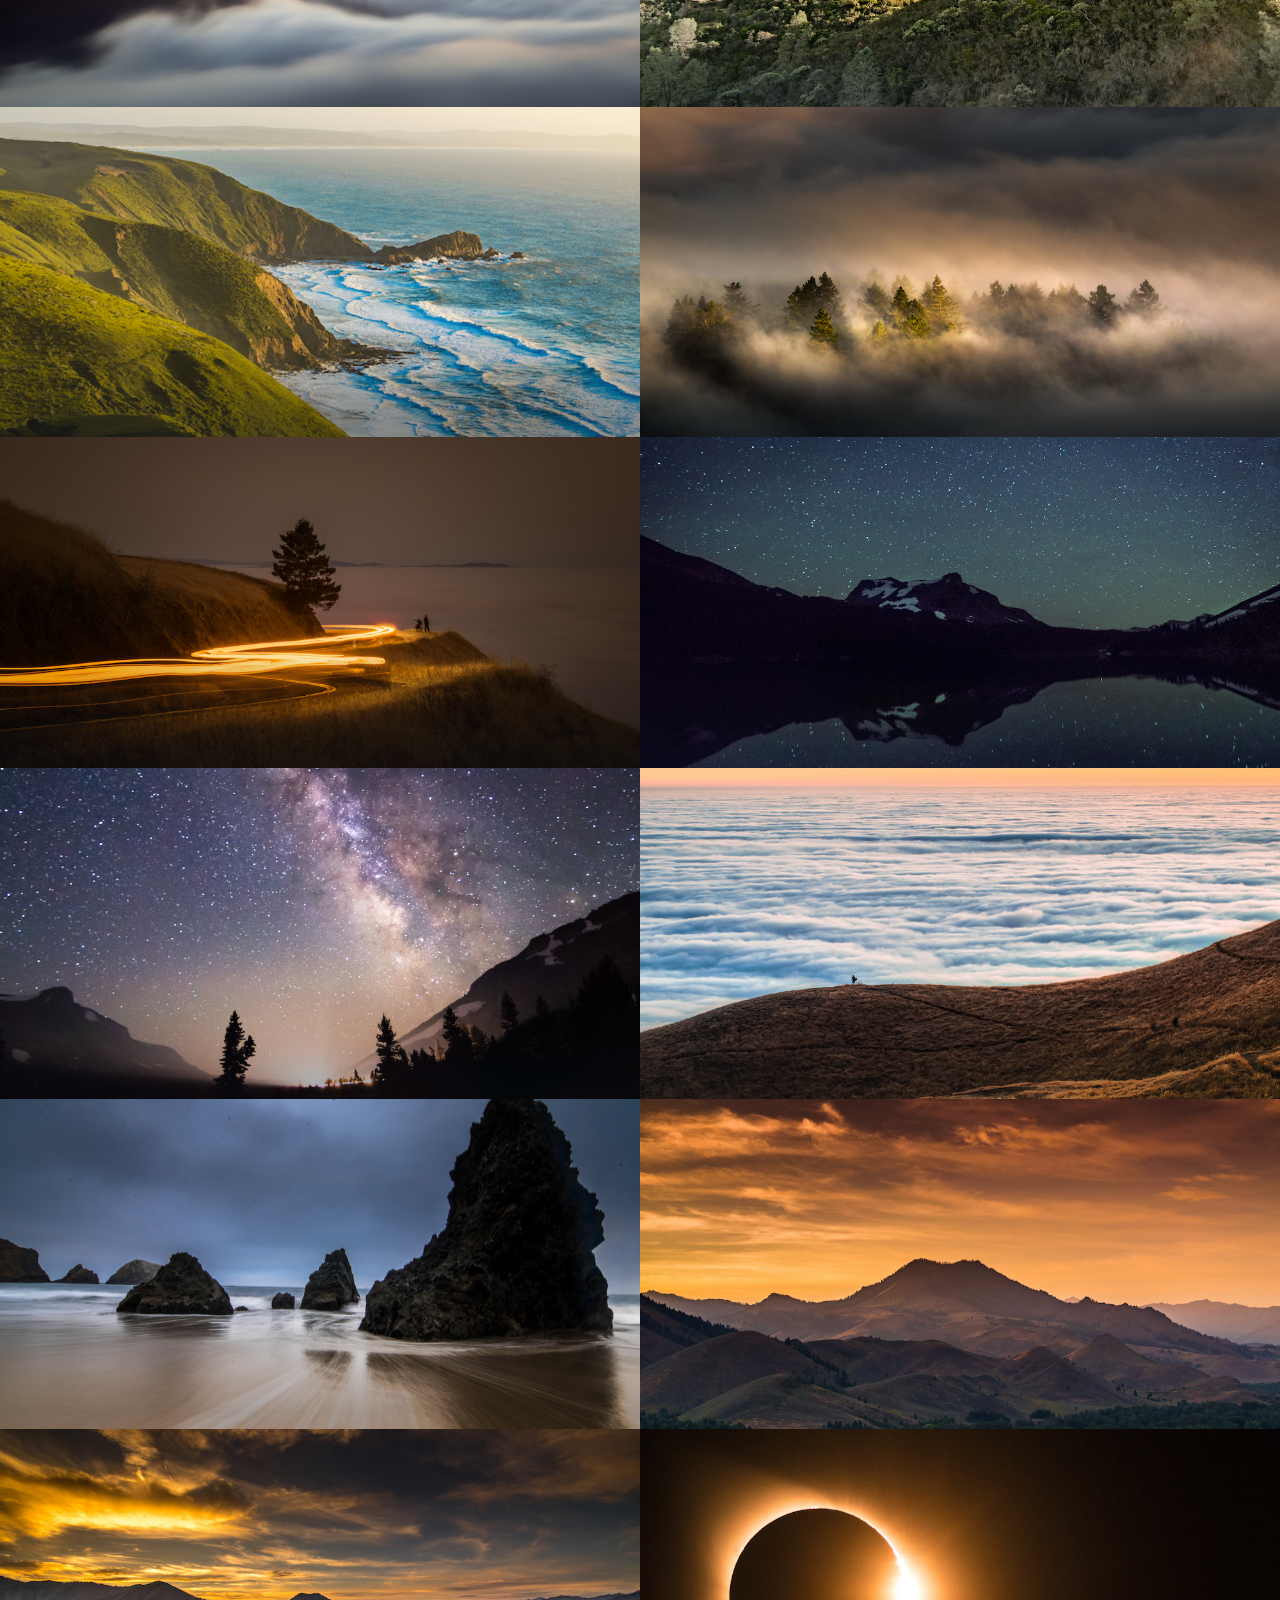
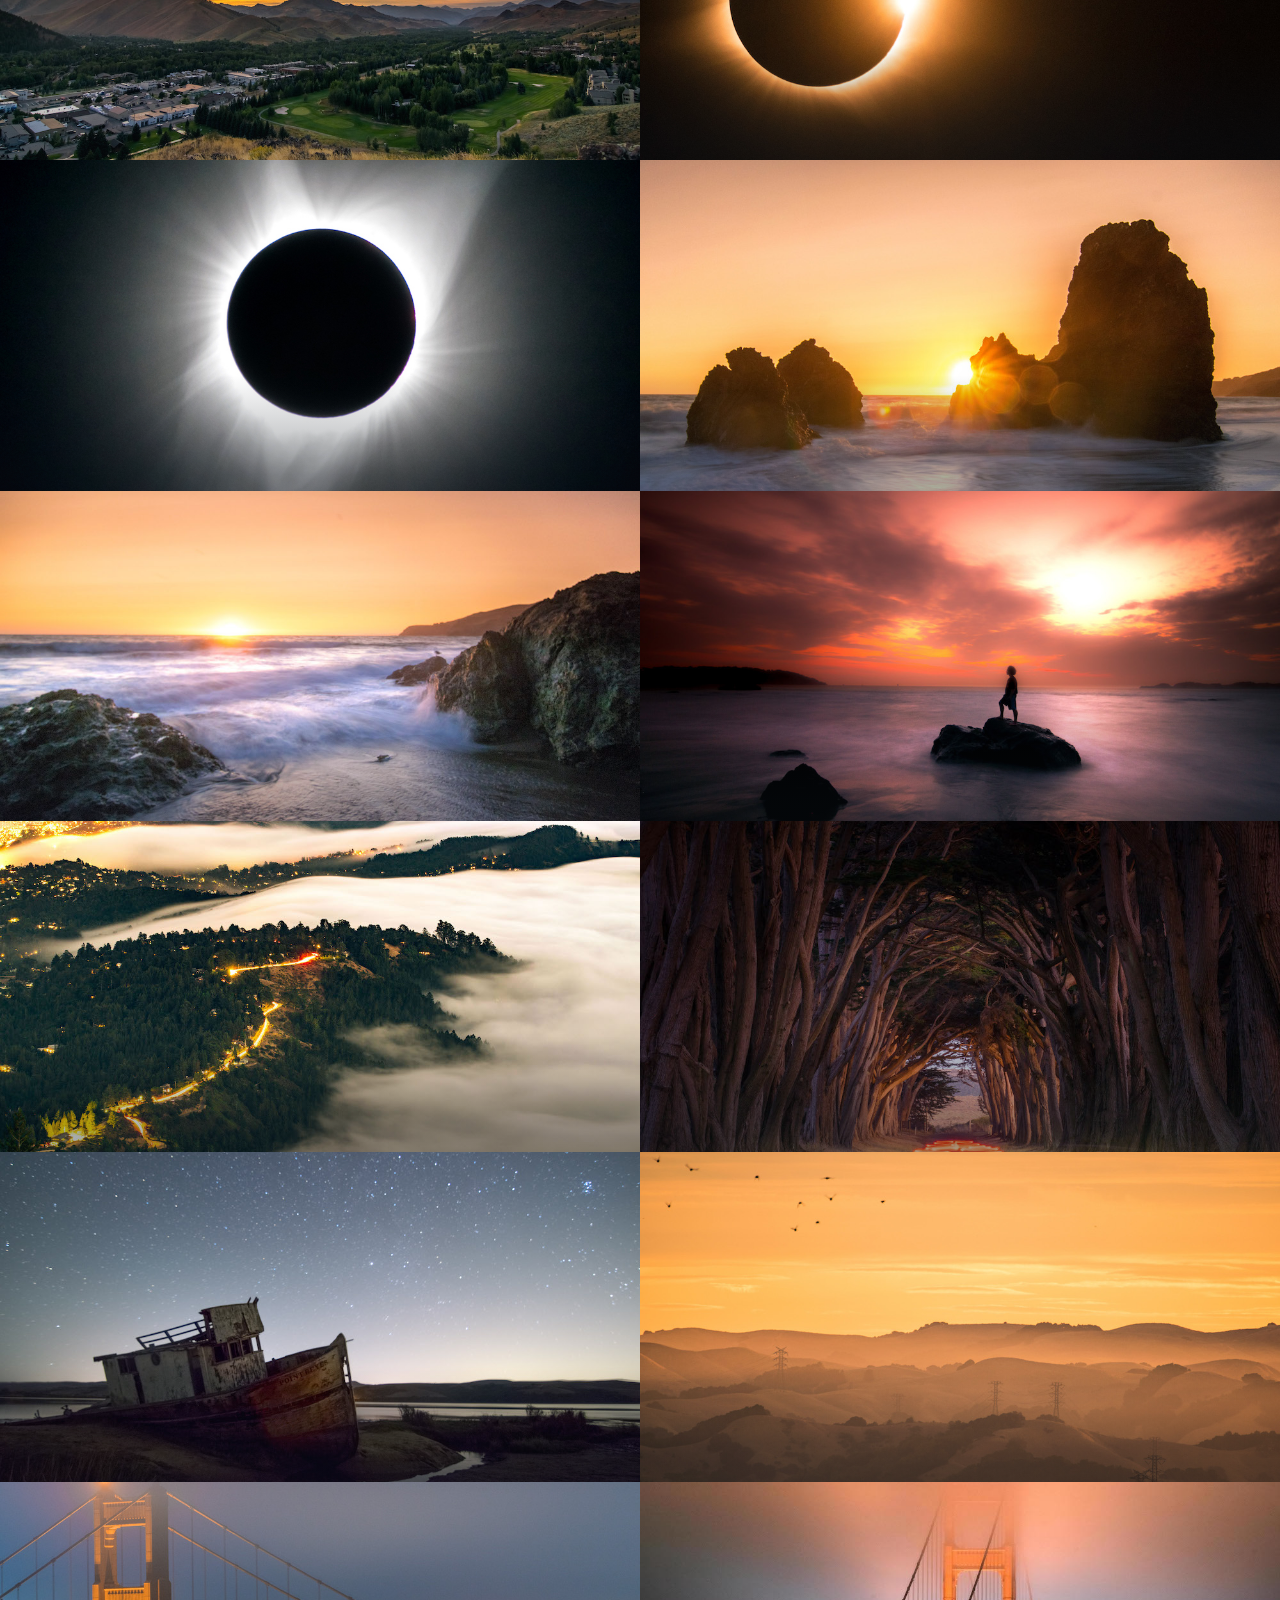
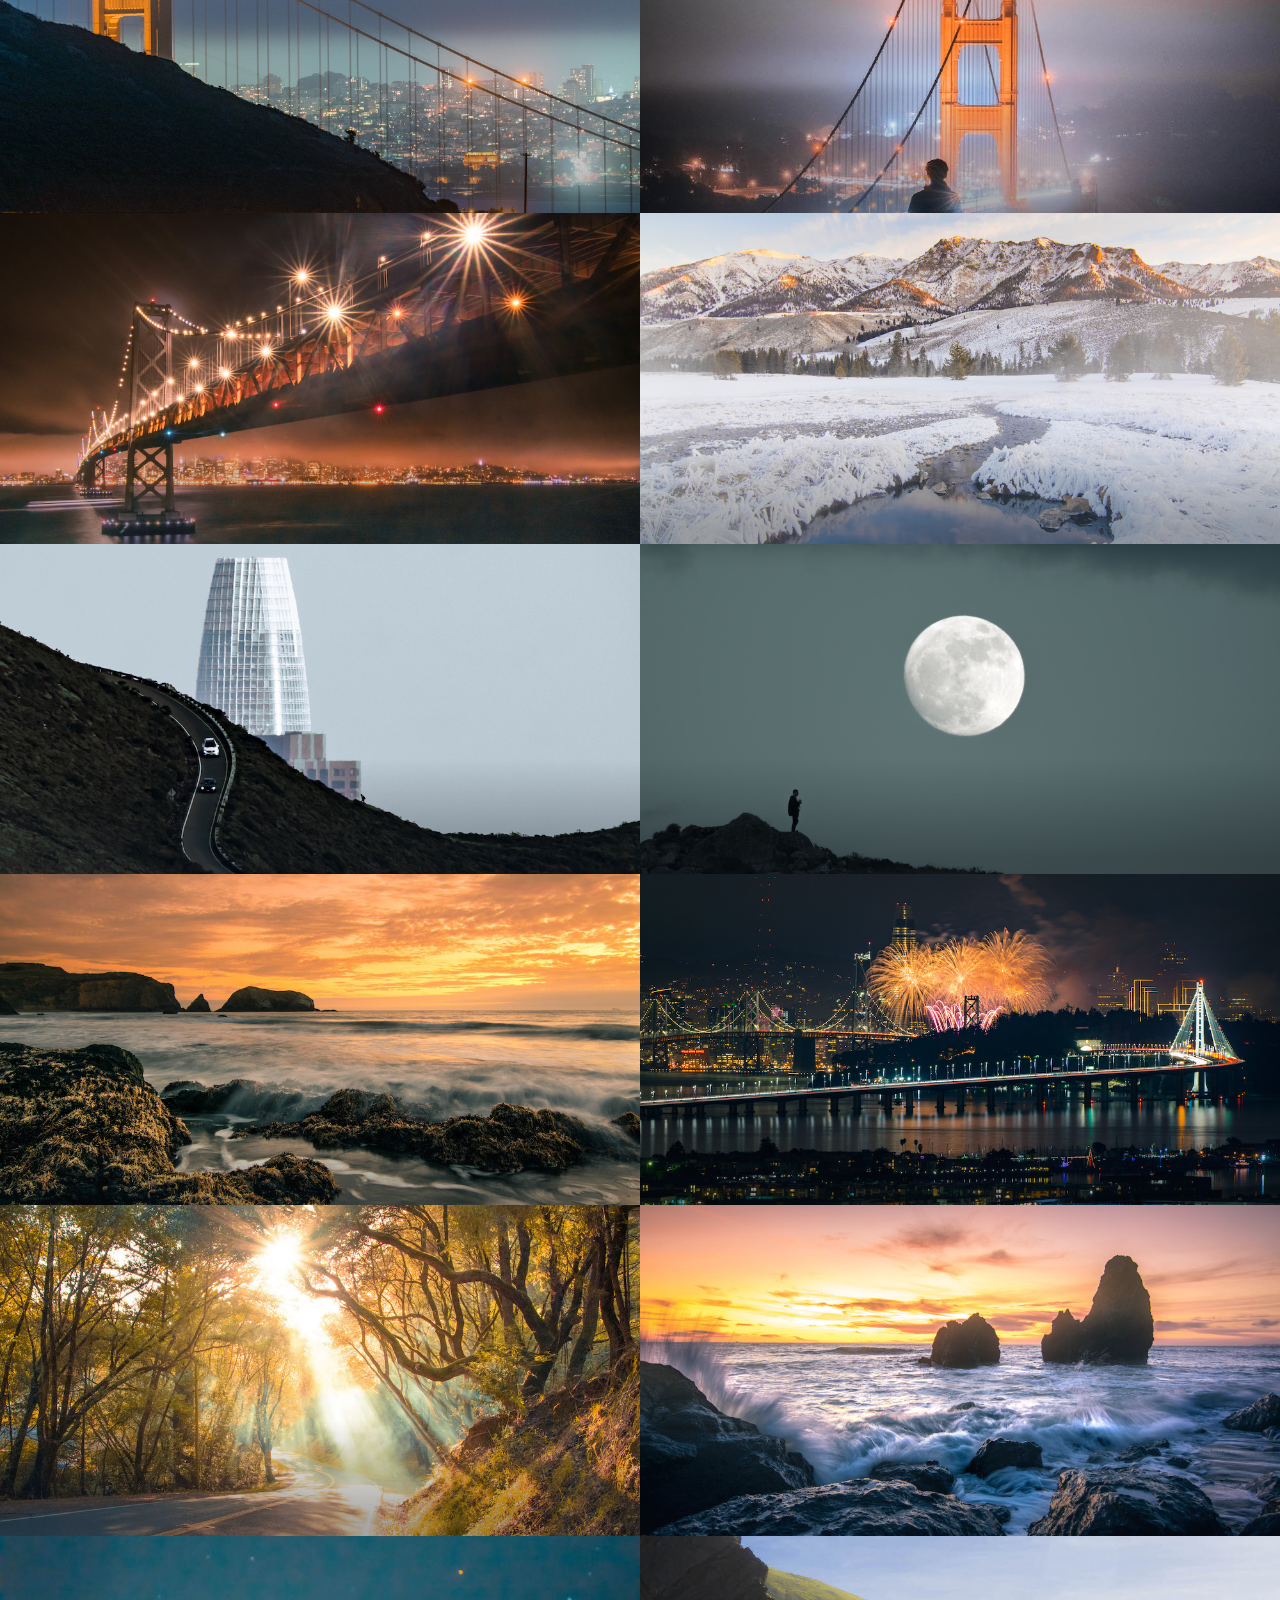
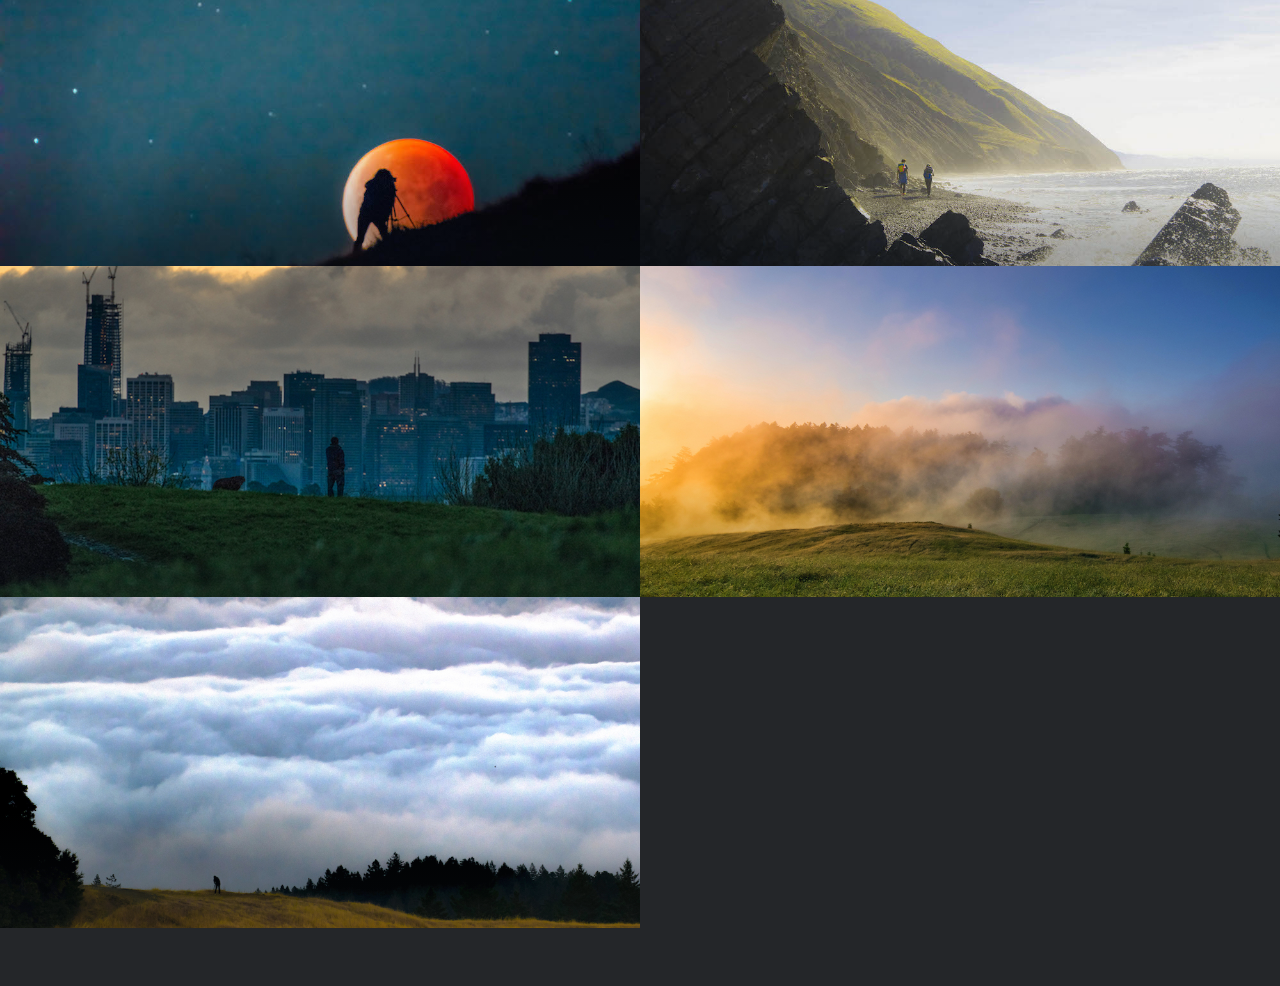
<file: photographyLandscape.html>
<!DOCTYPE HTML>
<!--
	Multiverse by HTML5 UP
	html5up.net | @ajlkn
	Free for personal and commercial use under the CCA 3.0 license (html5up.net/license)
-->

<html>
	<head>
		<title>Multiverse by HTML5 UP</title>
		<meta charset="utf-8" />
		<meta name="viewport" content="width=device-width, initial-scale=1, user-scalable=no" />
		<link rel="stylesheet" href="assetsPhotography/css/main.css" />
		<script>
			window.addEventListener('load', function(){
			    var allimages= document.getElementsByTagName('img');
			    for (var i=0; i<allimages.length; i++) {
			        if (allimages[i].getAttribute('data-src')) {
			            allimages[i].setAttribute('src', allimages[i].getAttribute('data-src'));
			        }
			    }
			}, false)
		</script>
		<noscript><link rel="stylesheet" href="assetsPhotography/css/noscript.css" /></noscript>
	</head>
	<body class="is-preload">

		<!-- Wrapper -->
			<div id="wrapper">

				<!-- Header -->
					<header id="header">
						<h1><a href="index.html"><strong>Multiverse</strong> by HTML5 UP</a></h1>
						<nav>
							<ul>
								<li><a href="#footer" class="icon solid fa-info-circle">About</a></li>
							</ul>
						</nav>
					</header>
					<header id="header">
					  <h1><a href="index.html">DavidMonical</a></h1>
					  
					</header>

				<!-- Main -->
					<div id="main">
						<article class="thumb">
							<a href="images/landscapes/fulls/File1.jpg" class="image"><img src="images/landscapes/thumbs/File1.jpg" alt="" /></a>
							<h2></h2>
							<p></p>
						</article>
						<article class="thumb">
							<a href="images/landscapes/fulls/File2.jpg" class="image"><img src="images/landscapes/thumbs/File2.jpg" alt="" /></a>
							<h2></h2>
							<p></p>
						</article>
						<article class="thumb">
							<a href="images/landscapes/fulls/File3.jpg" class="image"><img src="images/landscapes/thumbs/File3.jpg" alt="" /></a>
							<h2></h2>
							<p></p>
						</article>
						<article class="thumb">
							<a href="images/landscapes/fulls/File4.jpg" class="image"><img src="images/landscapes/thumbs/File4.jpg" alt="" /></a>
							<h2></h2>
							<p></p>
						</article>
						<article class="thumb">
							<a href="images/landscapes/fulls/File5.jpg" class="image"><img src="images/landscapes/thumbs/File5.jpg" alt="" /></a>
							<h2></h2>
							<p></p>
						</article>
						<article class="thumb">
							<a href="images/landscapes/fulls/File6.jpg" class="image"><img src="images/landscapes/thumbs/File6.jpg" alt="" /></a>
							<h2></h2>
							<p></p>
						</article>
						<article class="thumb">
							<a href="images/landscapes/fulls/File7.jpg" class="image"><img src="images/landscapes/thumbs/File7.jpg" alt="" /></a>
							<h2></h2>
							<p></p>
						</article>
						<article class="thumb">
							<a href="images/landscapes/fulls/File8.jpg" class="image"><img src="images/landscapes/thumbs/File8.jpg" alt="" /></a>
							<h2></h2>
							<p></p>
						</article>
						<article class="thumb">
							<a href="images/landscapes/fulls/File9.jpg" class="image"><img src="images/landscapes/thumbs/File9.jpg" alt="" /></a>
							<h2></h2>
							<p></p>
						</article>
						<article class="thumb">
							<a href="images/landscapes/fulls/File10.jpg" class="image"><img src="images/landscapes/thumbs/File10.jpg" alt="" /></a>
							<h2></h2>
							<p></p>
						</article>
						<article class="thumb">
							<a href="images/landscapes/fulls/File11.jpg" class="image"><img src="images/landscapes/thumbs/File11.jpg" alt="" /></a>
							<h2></h2>
							<p></p>
						</article>
						<article class="thumb">
							<a href="images/landscapes/fulls/File12.jpg" class="image"><img src="images/landscapes/thumbs/File12.jpg" alt="" /></a>
							<h2></h2>
							<p></p>
						</article>
						<article class="thumb">
							<a href="images/landscapes/fulls/File13.jpg" class="image"><img src="images/landscapes/thumbs/File13.jpg" alt="" /></a>
							<h2></h2>
							<p></p>
						</article>
						<article class="thumb">
							<a href="images/landscapes/fulls/File14.jpg" class="image"><img src="images/landscapes/thumbs/File14.jpg" alt="" /></a>
							<h2></h2>
							<p></p>
						</article>
						<article class="thumb">
							<a href="images/landscapes/fulls/File15.jpg" class="image"><img src="images/landscapes/thumbs/File15.jpg" alt="" /></a>
							<h2></h2>
							<p></p>
						</article>
						<article class="thumb">
							<a href="images/landscapes/fulls/File16.jpg" class="image"><img src="images/landscapes/thumbs/File16.jpg" alt="" /></a>
							<h2></h2>
							<p></p>
						</article>
						<article class="thumb">
							<a href="images/landscapes/fulls/File17.jpg" class="image"><img src="images/landscapes/thumbs/File17.jpg" alt="" /></a>
							<h2></h2>
							<p></p>
						</article>
						<article class="thumb">
							<a href="images/landscapes/fulls/File18.jpg" class="image"><img src="images/landscapes/thumbs/File18.jpg" alt="" /></a>
							<h2></h2>
							<p></p>
						</article>
						<article class="thumb">
							<a href="images/landscapes/fulls/File19.jpg" class="image"><img src="images/landscapes/thumbs/File19.jpg" alt="" /></a>
							<h2></h2>
							<p></p>
						</article>
						<article class="thumb">
							<a href="images/landscapes/fulls/File20.jpg" class="image"><img src="images/landscapes/thumbs/File20.jpg" alt="" /></a>
							<h2></h2>
							<p></p>
						</article>
						<article class="thumb">
							<a href="images/landscapes/fulls/File21.jpg" class="image"><img src="images/landscapes/thumbs/File21.jpg" alt="" /></a>
							<h2></h2>
							<p></p>
						</article>
						<article class="thumb">
							<a href="images/landscapes/fulls/File22.jpg" class="image"><img src="images/landscapes/thumbs/File22.jpg" alt="" /></a>
							<h2></h2>
							<p></p>
						</article>
						<article class="thumb">
							<a href="images/landscapes/fulls/File23.jpg" class="image"><img src="images/landscapes/thumbs/File23.jpg" alt="" /></a>
							<h2></h2>
							<p></p>
						</article>
						<article class="thumb">
							<a href="images/landscapes/fulls/File24.jpg" class="image"><img src="images/landscapes/thumbs/File24.jpg" alt="" /></a>
							<h2></h2>
							<p></p>
						</article>
						<article class="thumb">
							<a href="images/landscapes/fulls/File25.jpg" class="image"><img src="images/landscapes/thumbs/File25.jpg" alt="" /></a>
							<h2></h2>
							<p></p>
						</article>
						<article class="thumb">
							<a href="images/landscapes/fulls/File26.jpg" class="image"><img src="images/landscapes/thumbs/File26.jpg" alt="" /></a>
							<h2></h2>
							<p></p>
						</article>
						<article class="thumb">
							<a href="images/landscapes/fulls/File27.jpg" class="image"><img src="images/landscapes/thumbs/File27.jpg" alt="" /></a>
							<h2></h2>
							<p></p>
						</article>
						<article class="thumb">
							<a href="images/landscapes/fulls/File28.jpg" class="image"><img src="images/landscapes/thumbs/File28.jpg" alt="" /></a>
							<h2></h2>
							<p></p>
						</article>
						<article class="thumb">
							<a href="images/landscapes/fulls/File29.jpg" class="image"><img src="images/landscapes/thumbs/File29.jpg" alt="" /></a>
							<h2></h2>
							<p></p>
						</article>
						<article class="thumb">
							<a href="images/landscapes/fulls/File30.jpg" class="image"><img src="images/landscapes/thumbs/File30.jpg" alt="" /></a>
							<h2></h2>
							<p></p>
						</article>
						<article class="thumb">
							<a href="images/landscapes/fulls/File31.jpg" class="image"><img src="images/landscapes/thumbs/File31.jpg" alt="" /></a>
							<h2></h2>
							<p></p>
						</article>
						<article class="thumb">
							<a href="images/landscapes/fulls/File32.jpg" class="image"><img src="images/landscapes/thumbs/File32.jpg" alt="" /></a>
							<h2></h2>
							<p></p>
						</article>
						<article class="thumb">
							<a href="images/landscapes/fulls/File33.jpg" class="image"><img src="images/landscapes/thumbs/File33.jpg" alt="" /></a>
							<h2></h2>
							<p></p>
						</article>
						<article class="thumb">
							<a href="images/landscapes/fulls/File34.jpg" class="image"><img src="images/landscapes/thumbs/File34.jpg" alt="" /></a>
							<h2></h2>
							<p></p>
						</article>
						<article class="thumb">
							<a href="images/landscapes/fulls/File35.jpg" class="image"><img src="images/landscapes/thumbs/File35.jpg" alt="" /></a>
							<h2></h2>
							<p></p>
						</article>
						<article class="thumb">
							<a href="images/landscapes/fulls/File36.jpg" class="image"><img src="images/landscapes/thumbs/File36.jpg" alt="" /></a>
							<h2></h2>
							<p></p>
						</article>
						<article class="thumb">
							<a href="images/landscapes/fulls/File37.jpg" class="image"><img src="images/landscapes/thumbs/File37.jpg" alt="" /></a>
							<h2></h2>
							<p></p>
						</article>
						<article class="thumb">
							<a href="images/landscapes/fulls/File38.jpg" class="image"><img src="images/landscapes/thumbs/File38.jpg" alt="" /></a>
							<h2></h2>
							<p></p>
						</article>
						<article class="thumb">
							<a href="images/landscapes/fulls/File39.jpg" class="image"><img src="images/landscapes/thumbs/File39.jpg" alt="" /></a>
							<h2></h2>
							<p></p>
						</article>
						<article class="thumb">
							<a href="images/landscapes/fulls/File40.jpg" class="image"><img src="images/landscapes/thumbs/File40.jpg" alt="" /></a>
							<h2></h2>
							<p></p>
						</article>
						<article class="thumb">
							<a href="images/landscapes/fulls/File41.jpg" class="image"><img src="images/landscapes/thumbs/File41.jpg" alt="" /></a>
							<h2></h2>
							<p></p>
						</article>
						<article class="thumb">
							<a href="images/landscapes/fulls/File42.jpg" class="image"><img src="images/landscapes/thumbs/File42.jpg" alt="" /></a>
							<h2></h2>
							<p></p>
						</article>
						<article class="thumb">
							<a href="images/landscapes/fulls/File43.jpg" class="image"><img src="images/landscapes/thumbs/File43.jpg" alt="" /></a>
							<h2></h2>
							<p></p>
						</article>
						<article class="thumb">
							<a href="images/landscapes/fulls/File44.jpg" class="image"><img src="images/landscapes/thumbs/File44.jpg" alt="" /></a>
							<h2></h2>
							<p></p>
						</article>
						<article class="thumb">
							<a href="images/landscapes/fulls/File45.jpg" class="image"><img src="images/landscapes/thumbs/File45.jpg" alt="" /></a>
							<h2></h2>
							<p></p>
						</article>
						<article class="thumb">
							<a href="images/landscapes/fulls/File46.jpg" class="image"><img src="images/landscapes/thumbs/File46.jpg" alt="" /></a>
							<h2></h2>
							<p></p>
						</article>
						<article class="thumb">
							<a href="images/landscapes/fulls/File47.jpg" class="image"><img src="images/landscapes/thumbs/File47.jpg" alt="" /></a>
							<h2></h2>
							<p></p>
						</article>
						<article class="thumb">
							<a href="images/landscapes/fulls/File48.jpg" class="image"><img src="images/landscapes/thumbs/File48.jpg" alt="" /></a>
							<h2></h2>
							<p></p>
						</article>
						<article class="thumb">
							<a href="images/landscapes/fulls/File49.jpg" class="image"><img src="images/landscapes/thumbs/File49.jpg" alt="" /></a>
							<h2></h2>
							<p></p>
						</article>
						<article class="thumb">
							<a href="images/landscapes/fulls/File50.jpg" class="image"><img src="images/landscapes/thumbs/File50.jpg" alt="" /></a>
							<h2></h2>
							<p></p>
						</article>
						<article class="thumb">
							<a href="images/landscapes/fulls/File51.jpg" class="image"><img src="images/landscapes/thumbs/File51.jpg" alt="" /></a>
							<h2></h2>
							<p></p>
						</article>
						<article class="thumb">
							<a href="images/landscapes/fulls/File52.jpg" class="image"><img src="images/landscapes/thumbs/File52.jpg" alt="" /></a>
							<h2></h2>
							<p></p>
						</article>
						<article class="thumb">
							<a href="images/landscapes/fulls/File53.jpg" class="image"><img src="images/landscapes/thumbs/File53.jpg" alt="" /></a>
							<h2></h2>
							<p></p>
						</article>



					
					</div>

				<!-- Footer -->
					<footer id="footer" class="panel">
						<div class="inner split">
							<div>
								<section>
									<h2></h2>
									<p></p>
								</section>
								<section>
									<h2>Follow me on ...</h2>
									<ul class="icons">
										<li><a href="#" class="icon brands fa-twitter"><span class="label">Twitter</span></a></li>
										<li><a href="#" class="icon brands fa-facebook-f"><span class="label">Facebook</span></a></li>
										<li><a href="#" class="icon brands fa-instagram"><span class="label">Instagram</span></a></li>
										<li><a href="#" class="icon brands fa-github"><span class="label">GitHub</span></a></li>
										<li><a href="#" class="icon brands fa-dribbble"><span class="label">Dribbble</span></a></li>
										<li><a href="#" class="icon brands fa-linkedin-in"><span class="label">LinkedIn</span></a></li>
									</ul>
								</section>
								<p class="copyright">
									&copy; Unttled. Design: <a href="http://html5up.net">HTML5 UP</a>.
								</p>
							</div>
							<div>
								<section>
									<h2>Get in touch</h2>
									<form method="post" action="#">
										<div class="fields">
											<div class="field half">
												<input type="text" name="name" id="name" placeholder="Name" />
											</div>
											<div class="field half">
												<input type="text" name="email" id="email" placeholder="Email" />
											</div>
											<div class="field">
												<textarea name="message" id="message" rows="4" placeholder="Message"></textarea>
											</div>
										</div>
										<ul class="actions">
											<li><input type="submit" value="Send" class="primary" /></li>
											<li><input type="reset" value="Reset" /></li>
										</ul>
									</form>
								</section>
							</div>
						</div>
					</footer>

			</div>

		<!-- Scripts -->
			<script src="assetsPhotography/js/jquery.min.js"></script>
			<script src="assetsPhotography/js/jquery.poptrox.min.js"></script>
			<script src="assetsPhotography/js/browser.min.js"></script>
			<script src="assetsPhotography/js/breakpoints.min.js"></script>
			<script src="assetsPhotography/js/util.js"></script>
			<script src="assetsPhotography/js/main.js"></script>

	</body>
</html>
</file>
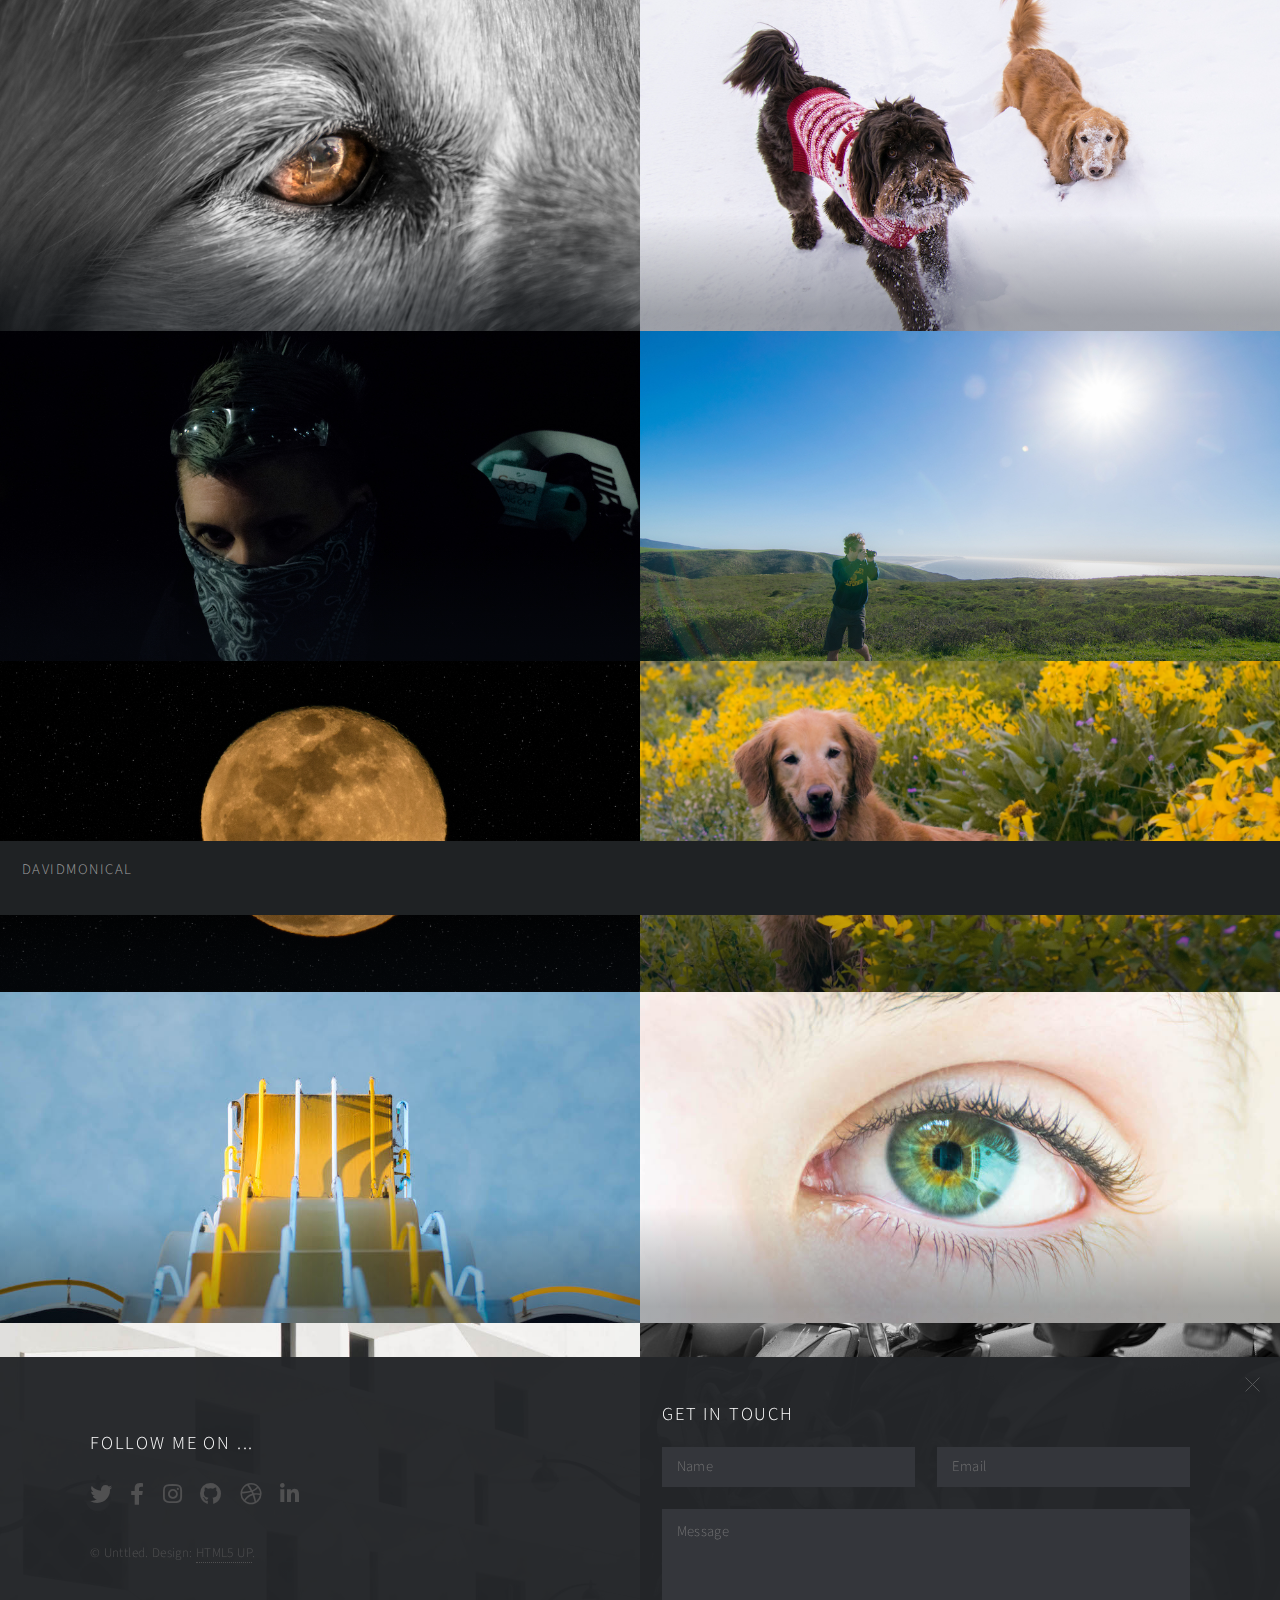
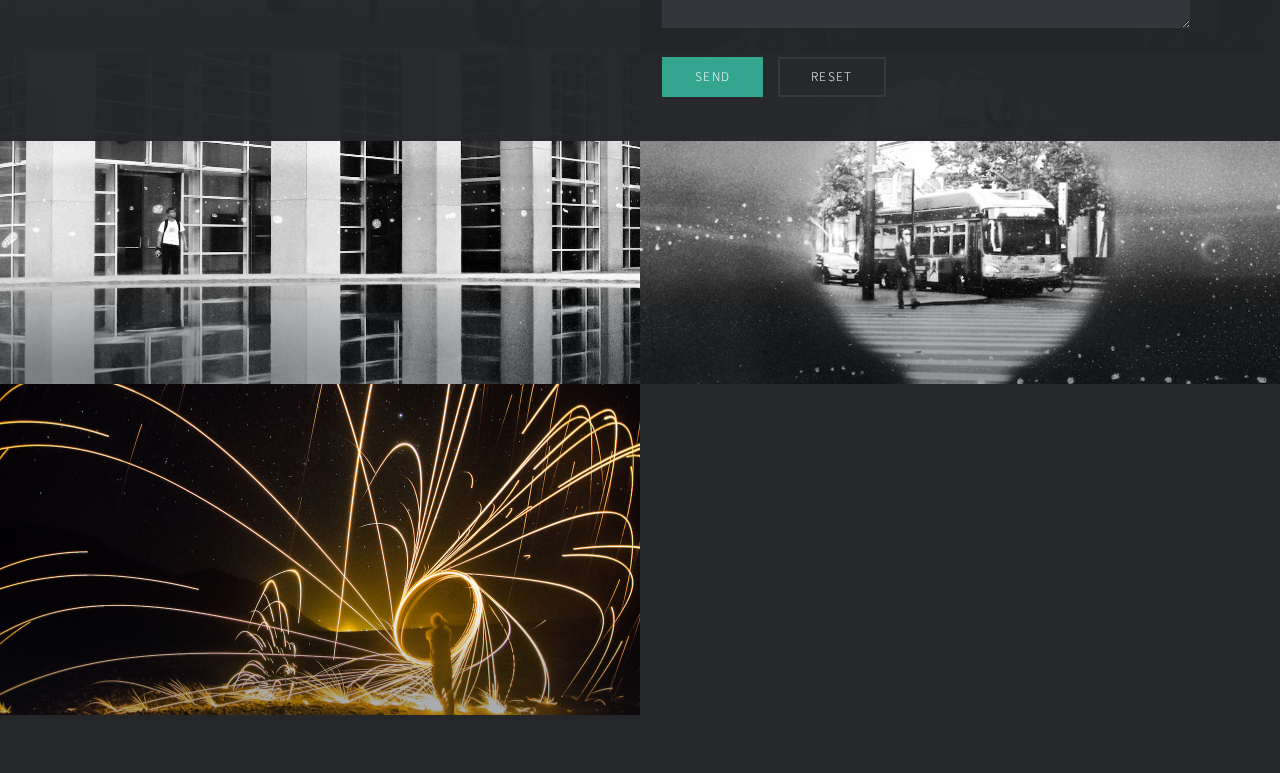
<file: photographyOther.html>
<!DOCTYPE HTML>
<!--
	Multiverse by HTML5 UP
	html5up.net | @ajlkn
	Free for personal and commercial use under the CCA 3.0 license (html5up.net/license)
-->

<html>
	<head>
		<title>Multiverse by HTML5 UP</title>
		<meta charset="utf-8" />
		<meta name="viewport" content="width=device-width, initial-scale=1, user-scalable=no" />
		<link rel="stylesheet" href="assetsPhotography/css/main.css" />
		<script>
			window.addEventListener('load', function(){
			    var allimages= document.getElementsByTagName('img');
			    for (var i=0; i<allimages.length; i++) {
			        if (allimages[i].getAttribute('data-src')) {
			            allimages[i].setAttribute('src', allimages[i].getAttribute('data-src'));
			        }
			    }
			}, false)
		</script>
		<noscript><link rel="stylesheet" href="assetsPhotography/css/noscript.css" /></noscript>
	</head>
	<body class="is-preload">

		<!-- Wrapper -->
			<div id="wrapper">

				<!-- Header -->
					<header id="header">
						<h1><a href="index.html"><strong>Multiverse</strong> by HTML5 UP</a></h1>
						<nav>
							<ul>
								<li><a href="#footer" class="icon solid fa-info-circle">About</a></li>
							</ul>
						</nav>
					</header>
					<header id="header">
					  <h1><a href="index.html">DavidMonical</a></h1>
					  
					</header>

				<!-- Main -->
					<div id="main">
						<article class="thumb">
							<a href="images/other/fulls/File1.jpg" class="image"><img src="images/other/thumbs/File1.jpg" alt="" /></a>
							<h2></h2>
							<p></p>
						</article>
						<article class="thumb">
							<a href="images/other/fulls/File2.jpg" class="image"><img src="images/other/thumbs/File2.jpg" alt="" /></a>
							<h2></h2>
							<p></p>
						</article>
						<article class="thumb">
							<a href="images/other/fulls/File3.jpg" class="image"><img src="images/other/thumbs/File3.jpg" alt="" /></a>
							<h2></h2>
							<p></p>
						</article>
						<article class="thumb">
							<a href="images/other/fulls/File4.jpg" class="image"><img src="images/other/thumbs/File4.jpg" alt="" /></a>
							<h2></h2>
							<p></p>
						</article>
						<article class="thumb">
							<a href="images/other/fulls/File5.jpg" class="image"><img src="images/other/thumbs/File5.jpg" alt="" /></a>
							<h2></h2>
							<p></p>
						</article>
						<article class="thumb">
							<a href="images/other/fulls/File6.jpg" class="image"><img src="images/other/thumbs/File6.jpg" alt="" /></a>
							<h2></h2>
							<p></p>
						</article>
						<article class="thumb">
							<a href="images/other/fulls/File7.jpg" class="image"><img src="images/other/thumbs/File7.jpg" alt="" /></a>
							<h2></h2>
							<p></p>
						</article>
						<article class="thumb">
							<a href="images/other/fulls/File8.jpg" class="image"><img src="images/other/thumbs/File8.jpg" alt="" /></a>
							<h2></h2>
							<p></p>
						</article>
						<article class="thumb">
							<a href="images/other/fulls/File9.jpg" class="image"><img src="images/other/thumbs/File9.jpg" alt="" /></a>
							<h2></h2>
							<p></p>
						</article>
						<article class="thumb">
							<a href="images/other/fulls/File10.jpg" class="image"><img src="images/other/thumbs/File10.jpg" alt="" /></a>
							<h2></h2>
							<p></p>
						</article>
						<article class="thumb">
							<a href="images/other/fulls/File11.jpg" class="image"><img src="images/other/thumbs/File11.jpg" alt="" /></a>
							<h2></h2>
							<p></p>
						</article>
						<article class="thumb">
							<a href="images/other/fulls/File12.jpg" class="image"><img src="images/other/thumbs/File12.jpg" alt="" /></a>
							<h2></h2>
							<p></p>
						</article>
						<article class="thumb">
							<a href="images/other/fulls/File13.jpg" class="image"><img src="images/other/thumbs/File13.jpg" alt="" /></a>
							<h2></h2>
							<p></p>
						</article>
						
					</div>

				<!-- Footer -->
					<footer id="footer" class="panel">
						<div class="inner split">
							<div>
								<section>
									<h2></h2>
									<p></p>
								</section>
								<section>
									<h2>Follow me on ...</h2>
									<ul class="icons">
										<li><a href="#" class="icon brands fa-twitter"><span class="label">Twitter</span></a></li>
										<li><a href="#" class="icon brands fa-facebook-f"><span class="label">Facebook</span></a></li>
										<li><a href="#" class="icon brands fa-instagram"><span class="label">Instagram</span></a></li>
										<li><a href="#" class="icon brands fa-github"><span class="label">GitHub</span></a></li>
										<li><a href="#" class="icon brands fa-dribbble"><span class="label">Dribbble</span></a></li>
										<li><a href="#" class="icon brands fa-linkedin-in"><span class="label">LinkedIn</span></a></li>
									</ul>
								</section>
								<p class="copyright">
									&copy; Unttled. Design: <a href="http://html5up.net">HTML5 UP</a>.
								</p>
							</div>
							<div>
								<section>
									<h2>Get in touch</h2>
									<form method="post" action="#">
										<div class="fields">
											<div class="field half">
												<input type="text" name="name" id="name" placeholder="Name" />
											</div>
											<div class="field half">
												<input type="text" name="email" id="email" placeholder="Email" />
											</div>
											<div class="field">
												<textarea name="message" id="message" rows="4" placeholder="Message"></textarea>
											</div>
										</div>
										<ul class="actions">
											<li><input type="submit" value="Send" class="primary" /></li>
											<li><input type="reset" value="Reset" /></li>
										</ul>
									</form>
								</section>
							</div>
						</div>
					</footer>

			</div>

		<!-- Scripts -->
			<script src="assetsPhotography/js/jquery.min.js"></script>
			<script src="assetsPhotography/js/jquery.poptrox.min.js"></script>
			<script src="assetsPhotography/js/browser.min.js"></script>
			<script src="assetsPhotography/js/breakpoints.min.js"></script>
			<script src="assetsPhotography/js/util.js"></script>
			<script src="assetsPhotography/js/main.js"></script>

	</body>
</html>
</file>
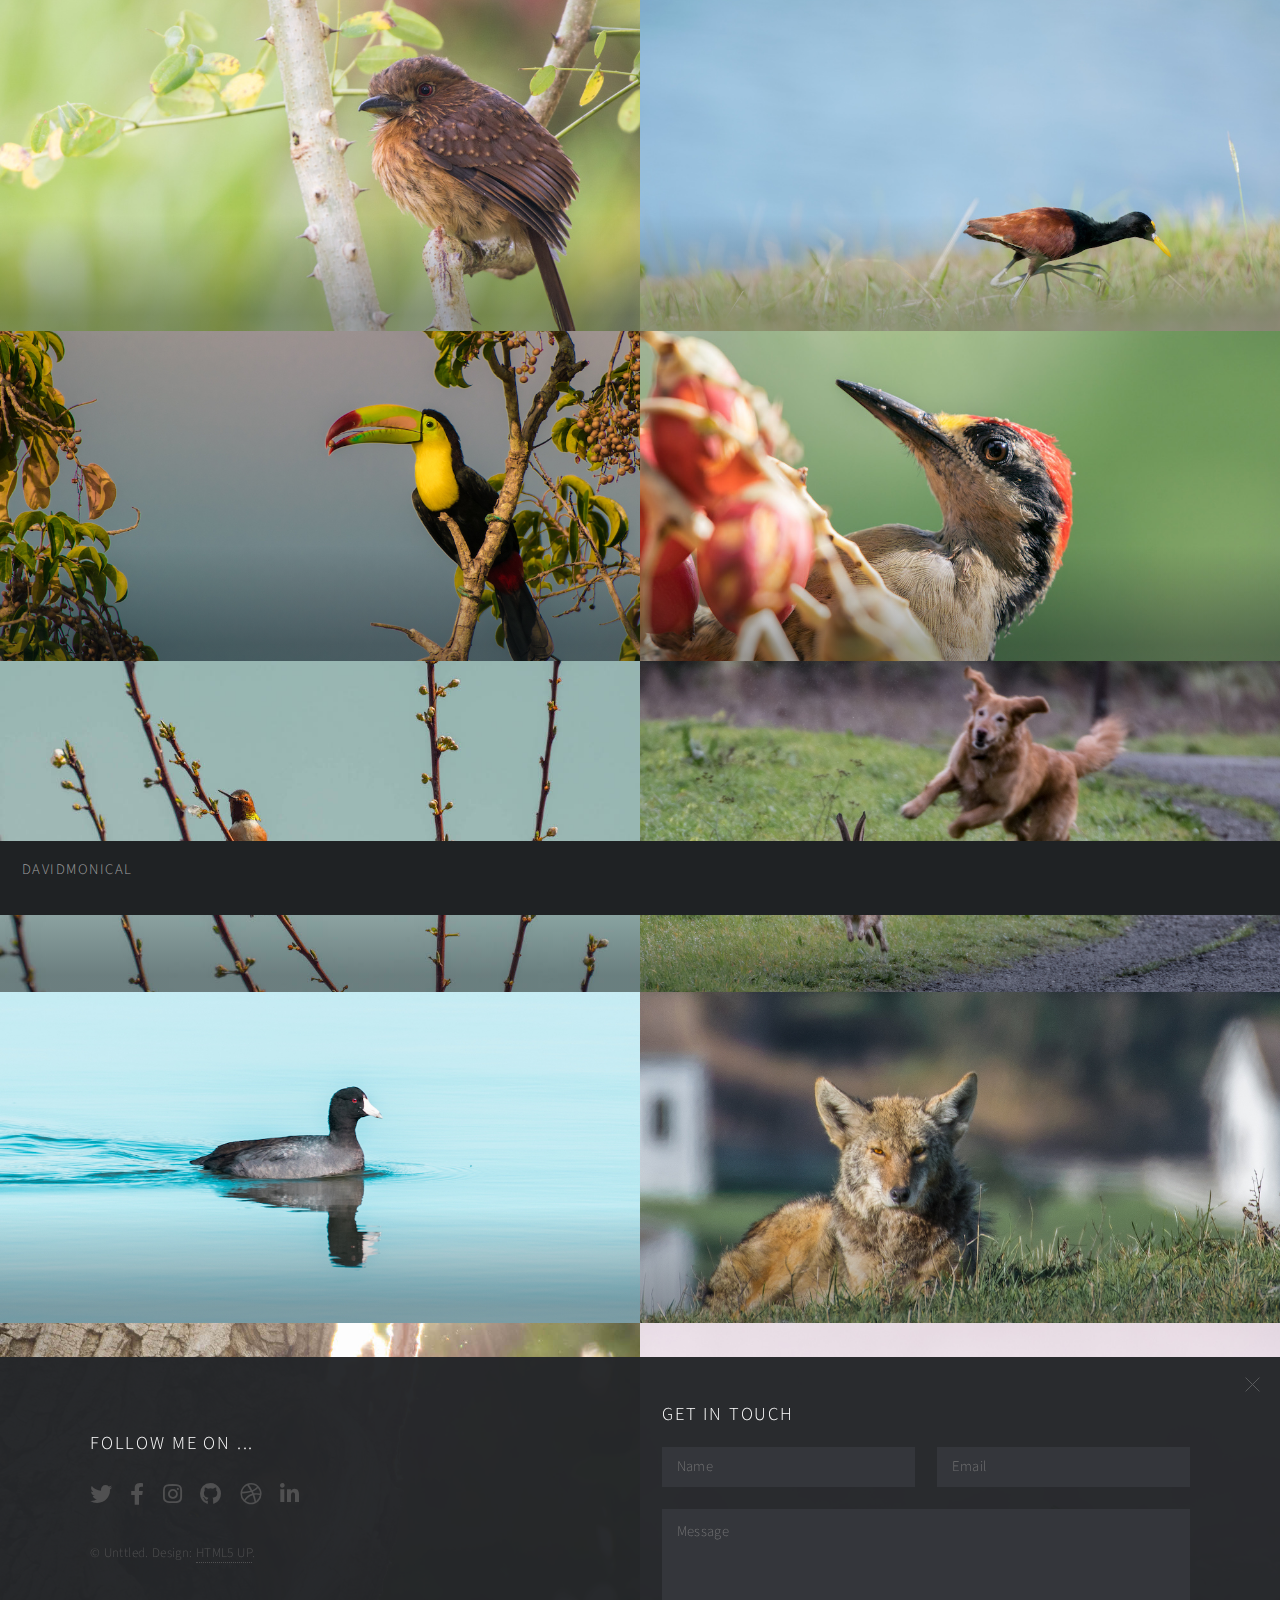
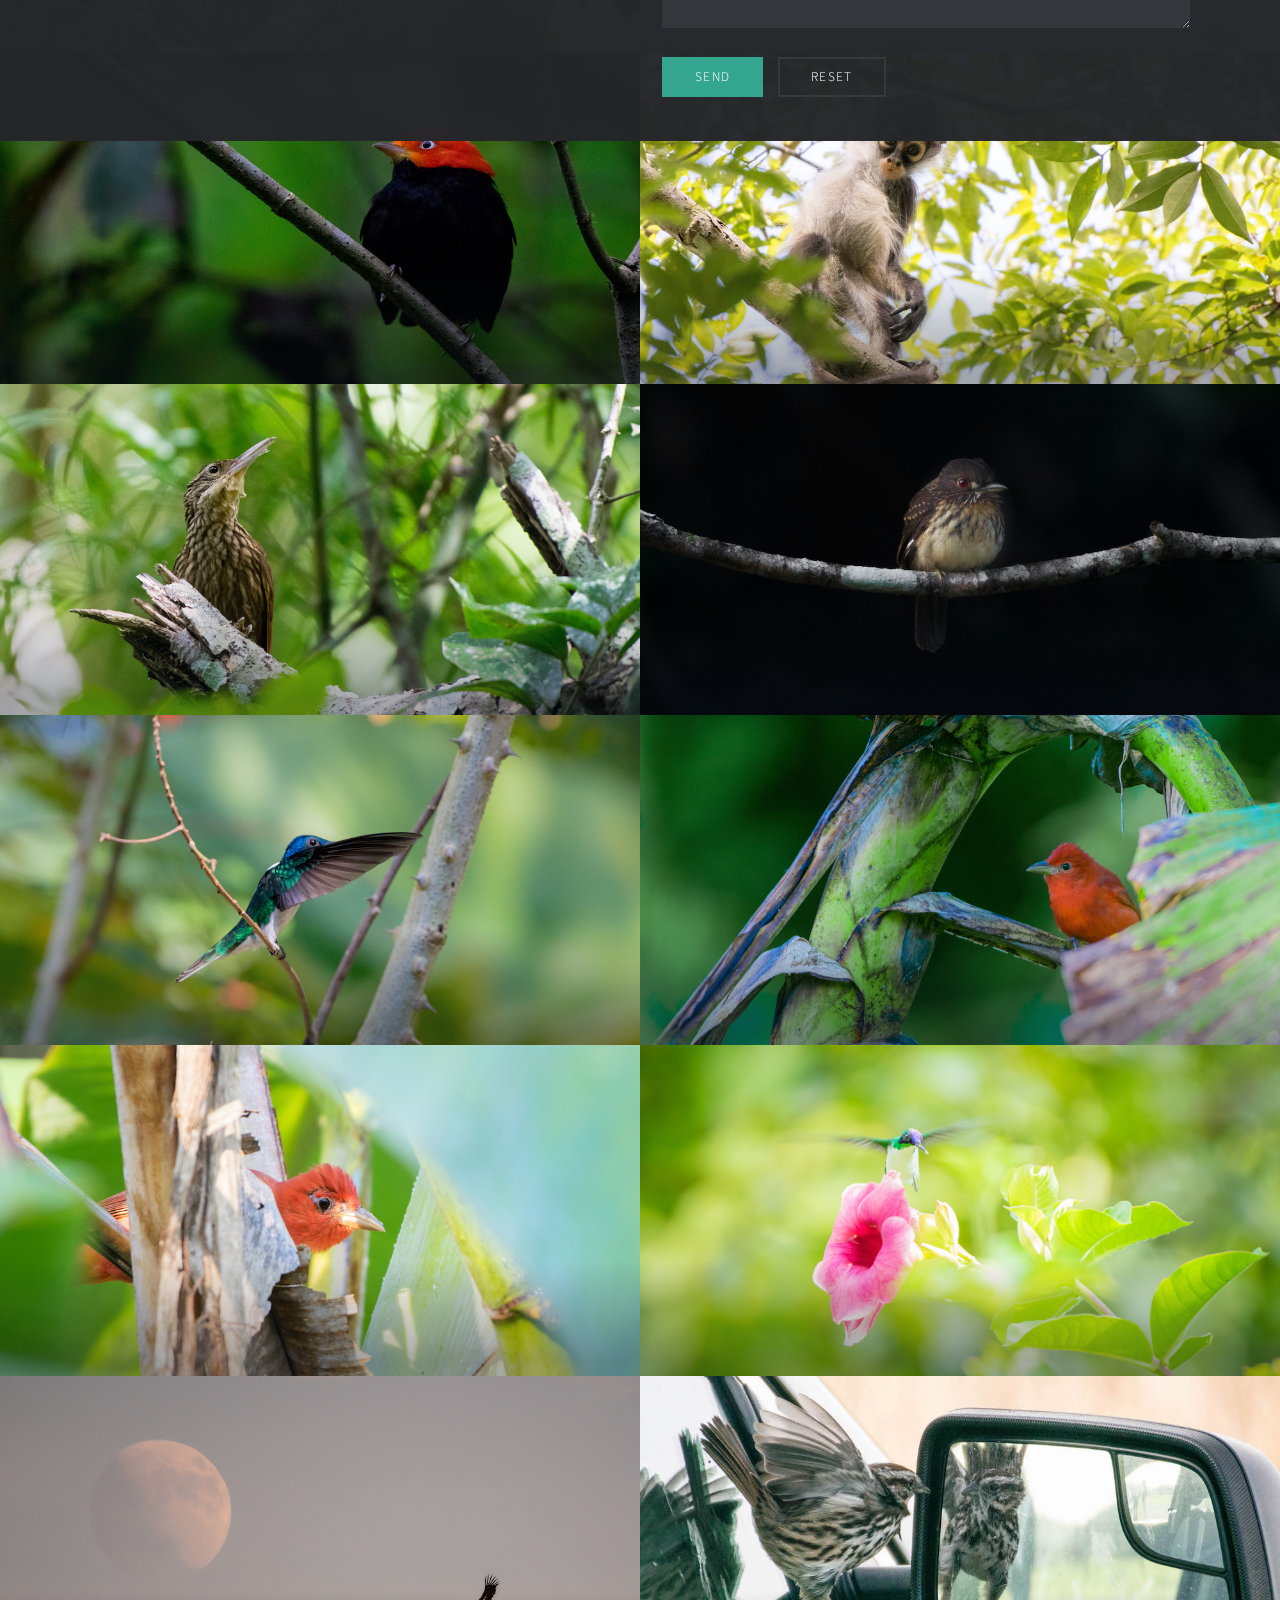
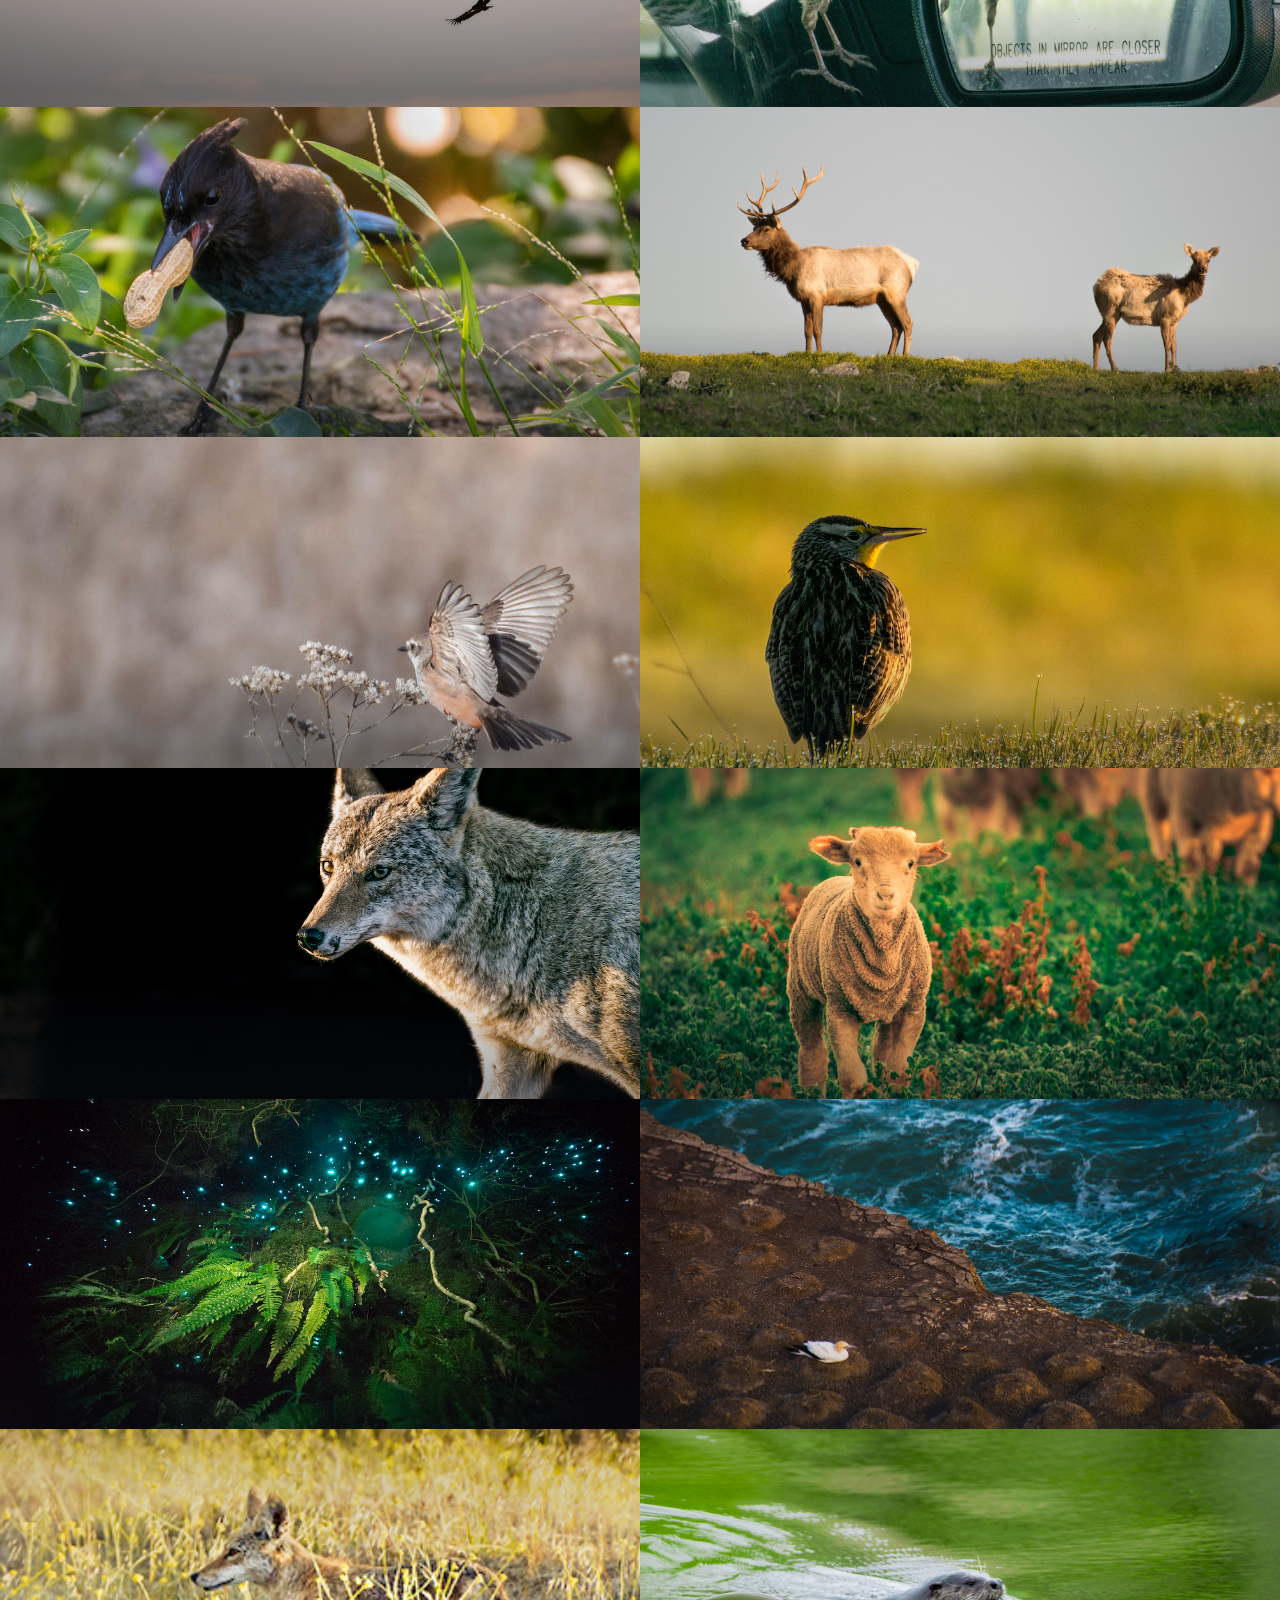
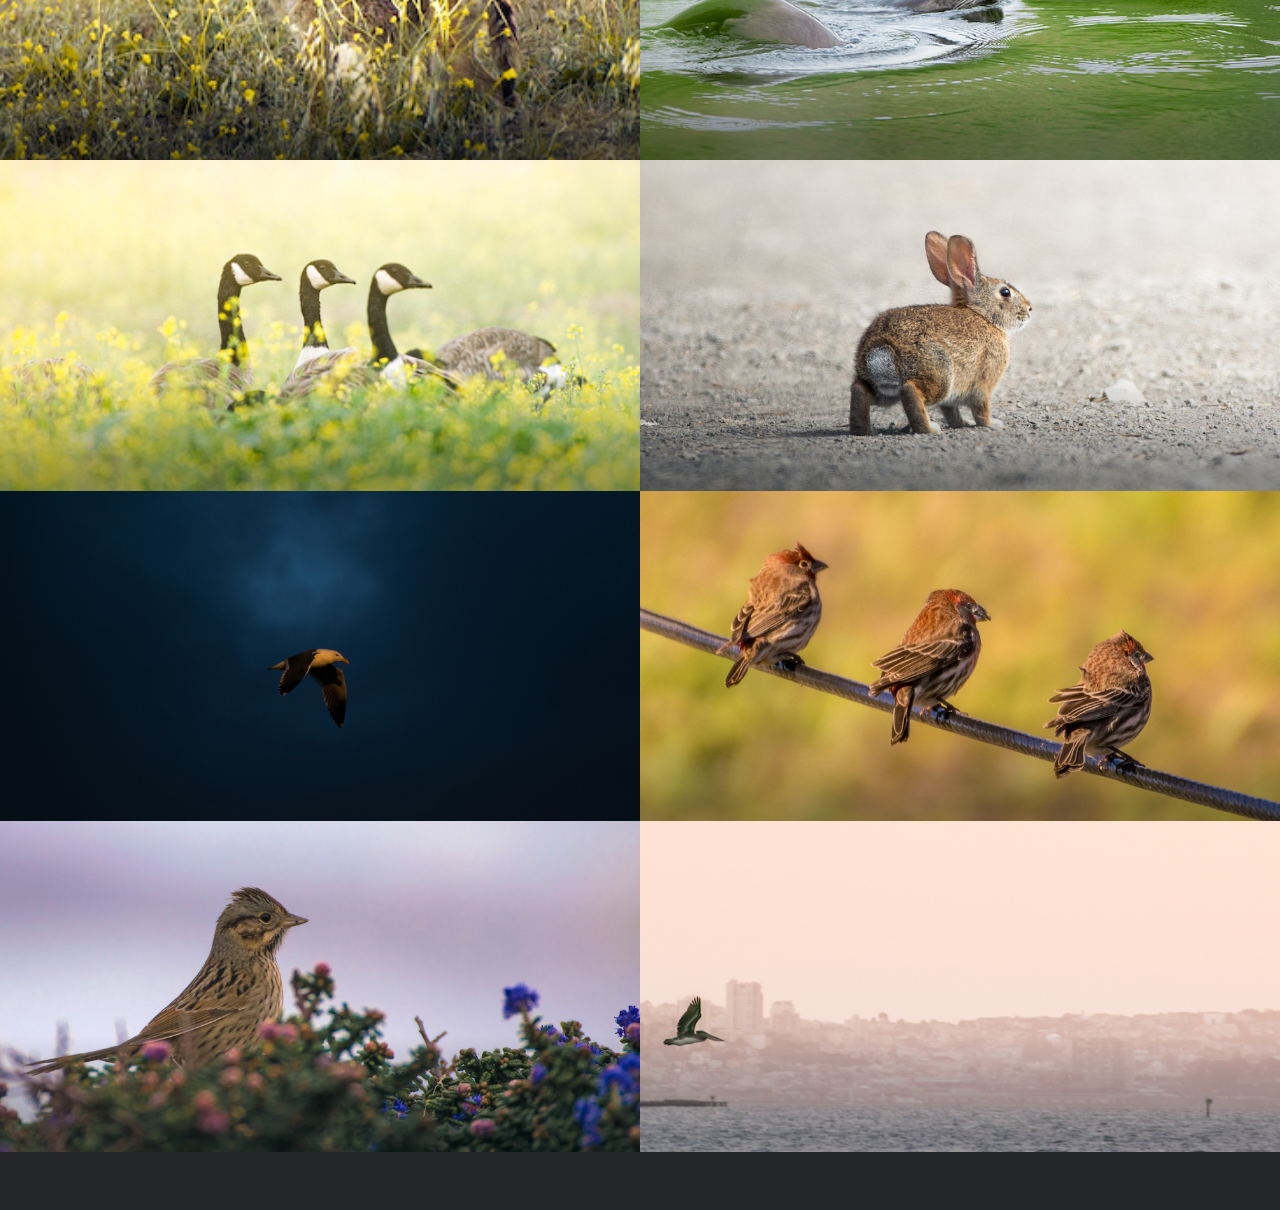
<file: photographyWildlife.html>
<!DOCTYPE HTML>
<!--
	Multiverse by HTML5 UP
	html5up.net | @ajlkn
	Free for personal and commercial use under the CCA 3.0 license (html5up.net/license)
-->

<html>
	<head>
		<title>Multiverse by HTML5 UP</title>
		<meta charset="utf-8" />
		<meta name="viewport" content="width=device-width, initial-scale=1, user-scalable=no" />
		<link rel="stylesheet" href="assetsPhotography/css/main.css" />
		<script>
			window.addEventListener('load', function(){
			    var allimages= document.getElementsByTagName('img');
			    for (var i=0; i<allimages.length; i++) {
			        if (allimages[i].getAttribute('data-src')) {
			            allimages[i].setAttribute('src', allimages[i].getAttribute('data-src'));
			        }
			    }
			}, false)
		</script>
		<noscript><link rel="stylesheet" href="assetsPhotography/css/noscript.css" /></noscript>
	</head>
	<body class="is-preload">

		<!-- Wrapper -->
			<div id="wrapper">

				<!-- Header -->
					<header id="header">
						<h1><a href="index.html"><strong>Multiverse</strong> by HTML5 UP</a></h1>
						<nav>
							<ul>
								<li><a href="#footer" class="icon solid fa-info-circle">About</a></li>
							</ul>
						</nav>
					</header>
					<header id="header">
					  <h1><a href="index.html">DavidMonical</a></h1>
					  
					</header>

				<!-- Main -->
					<div id="main">
						<article class="thumb">
							<a href="images/wildlife/fulls/File1.jpg" class="image"><img src="images/wildlife/thumbs/File1.jpg" alt="" /></a>
							<h2></h2>
							<p></p>
						</article>
						<article class="thumb">
							<a href="images/wildlife/fulls/File2.jpg" class="image"><img src="images/wildlife/thumbs/File2.jpg" alt="" /></a>
							<h2></h2>
							<p></p>
						</article>
						<article class="thumb">
							<a href="images/wildlife/fulls/File3.jpg" class="image"><img src="images/wildlife/thumbs/File3.jpg" alt="" /></a>
							<h2></h2>
							<p></p>
						</article>
						<article class="thumb">
							<a href="images/wildlife/fulls/File4.jpg" class="image"><img src="images/wildlife/thumbs/File4.jpg" alt="" /></a>
							<h2></h2>
							<p></p>
						</article>
						<article class="thumb">
							<a href="images/wildlife/fulls/File5.jpg" class="image"><img src="images/wildlife/thumbs/File5.jpg" alt="" /></a>
							<h2></h2>
							<p></p>
						</article>
						<article class="thumb">
							<a href="images/wildlife/fulls/File6.jpg" class="image"><img src="images/wildlife/thumbs/File6.jpg" alt="" /></a>
							<h2></h2>
							<p></p>
						</article>
						<article class="thumb">
							<a href="images/wildlife/fulls/File7.jpg" class="image"><img src="images/wildlife/thumbs/File7.jpg" alt="" /></a>
							<h2></h2>
							<p></p>
						</article>
						<article class="thumb">
							<a href="images/wildlife/fulls/File8.jpg" class="image"><img src="images/wildlife/thumbs/File8.jpg" alt="" /></a>
							<h2></h2>
							<p></p>
						</article>
						<article class="thumb">
							<a href="images/wildlife/fulls/File9.jpg" class="image"><img src="images/wildlife/thumbs/File9.jpg" alt="" /></a>
							<h2></h2>
							<p></p>
						</article>
						<article class="thumb">
							<a href="images/wildlife/fulls/File10.jpg" class="image"><img src="images/wildlife/thumbs/File10.jpg" alt="" /></a>
							<h2></h2>
							<p></p>
						</article>
						<article class="thumb">
							<a href="images/wildlife/fulls/File11.jpg" class="image"><img src="images/wildlife/thumbs/File11.jpg" alt="" /></a>
							<h2></h2>
							<p></p>
						</article>
						<article class="thumb">
							<a href="images/wildlife/fulls/File12.jpg" class="image"><img src="images/wildlife/thumbs/File12.jpg" alt="" /></a>
							<h2></h2>
							<p></p>
						</article>
						<article class="thumb">
							<a href="images/wildlife/fulls/File13.jpg" class="image"><img src="images/wildlife/thumbs/File13.jpg" alt="" /></a>
							<h2></h2>
							<p></p>
						</article>
						<article class="thumb">
							<a href="images/wildlife/fulls/File14.jpg" class="image"><img src="images/wildlife/thumbs/File14.jpg" alt="" /></a>
							<h2></h2>
							<p></p>
						</article>
						<article class="thumb">
							<a href="images/wildlife/fulls/File15.jpg" class="image"><img src="images/wildlife/thumbs/File15.jpg" alt="" /></a>
							<h2></h2>
							<p></p>
						</article>
						<article class="thumb">
							<a href="images/wildlife/fulls/File16.jpg" class="image"><img src="images/wildlife/thumbs/File16.jpg" alt="" /></a>
							<h2></h2>
							<p></p>
						</article>
						<article class="thumb">
							<a href="images/wildlife/fulls/File17.jpg" class="image"><img src="images/wildlife/thumbs/File17.jpg" alt="" /></a>
							<h2></h2>
							<p></p>
						</article>
						<article class="thumb">
							<a href="images/wildlife/fulls/File18.jpg" class="image"><img src="images/wildlife/thumbs/File18.jpg" alt="" /></a>
							<h2></h2>
							<p></p>
						</article>
						<article class="thumb">
							<a href="images/wildlife/fulls/File19.jpg" class="image"><img src="images/wildlife/thumbs/File19.jpg" alt="" /></a>
							<h2></h2>
							<p></p>
						</article>
						<article class="thumb">
							<a href="images/wildlife/fulls/File20.jpg" class="image"><img src="images/wildlife/thumbs/File20.jpg" alt="" /></a>
							<h2></h2>
							<p></p>
						</article>
						<article class="thumb">
							<a href="images/wildlife/fulls/File21.jpg" class="image"><img src="images/wildlife/thumbs/File21.jpg" alt="" /></a>
							<h2></h2>
							<p></p>
						</article>
						<article class="thumb">
							<a href="images/wildlife/fulls/File22.jpg" class="image"><img src="images/wildlife/thumbs/File22.jpg" alt="" /></a>
							<h2></h2>
							<p></p>
						</article>
						<article class="thumb">
							<a href="images/wildlife/fulls/File23.jpg" class="image"><img src="images/wildlife/thumbs/File23.jpg" alt="" /></a>
							<h2></h2>
							<p></p>
						</article>
						<article class="thumb">
							<a href="images/wildlife/fulls/File24.jpg" class="image"><img src="images/wildlife/thumbs/File24.jpg" alt="" /></a>
							<h2></h2>
							<p></p>
						</article>
						<article class="thumb">
							<a href="images/wildlife/fulls/File25.jpg" class="image"><img src="images/wildlife/thumbs/File25.jpg" alt="" /></a>
							<h2></h2>
							<p></p>
						</article>
						<article class="thumb">
							<a href="images/wildlife/fulls/File26.jpg" class="image"><img src="images/wildlife/thumbs/File26.jpg" alt="" /></a>
							<h2></h2>
							<p></p>
						</article>
						<article class="thumb">
							<a href="images/wildlife/fulls/File27.jpg" class="image"><img src="images/wildlife/thumbs/File27.jpg" alt="" /></a>
							<h2></h2>
							<p></p>
						</article>
						<article class="thumb">
							<a href="images/wildlife/fulls/File28.jpg" class="image"><img src="images/wildlife/thumbs/File28.jpg" alt="" /></a>
							<h2></h2>
							<p></p>
						</article>
						<article class="thumb">
							<a href="images/wildlife/fulls/File29.jpg" class="image"><img src="images/wildlife/thumbs/File29.jpg" alt="" /></a>
							<h2></h2>
							<p></p>
						</article>
						<article class="thumb">
							<a href="images/wildlife/fulls/File30.jpg" class="image"><img src="images/wildlife/thumbs/File30.jpg" alt="" /></a>
							<h2></h2>
							<p></p>
						</article>
						<article class="thumb">
							<a href="images/wildlife/fulls/File31.jpg" class="image"><img src="images/wildlife/thumbs/File31.jpg" alt="" /></a>
							<h2></h2>
							<p></p>
						</article>
						<article class="thumb">
							<a href="images/wildlife/fulls/File32.jpg" class="image"><img src="images/wildlife/thumbs/File32.jpg" alt="" /></a>
							<h2></h2>
							<p></p>
						</article>
						<article class="thumb">
							<a href="images/wildlife/fulls/File33.jpg" class="image"><img src="images/wildlife/thumbs/File33.jpg" alt="" /></a>
							<h2></h2>
							<p></p>
						</article>
						<article class="thumb">
							<a href="images/wildlife/fulls/File34.jpg" class="image"><img src="images/wildlife/thumbs/File34.jpg" alt="" /></a>
							<h2></h2>
							<p></p>
						</article>
						<article class="thumb">
							<a href="images/wildlife/fulls/File35.jpg" class="image"><img src="images/wildlife/thumbs/File35.jpg" alt="" /></a>
							<h2></h2>
							<p></p>
						</article>
						<article class="thumb">
							<a href="images/wildlife/fulls/File36.jpg" class="image"><img src="images/wildlife/thumbs/File36.jpg" alt="" /></a>
							<h2></h2>
							<p></p>
						</article>
						
					</div>

				<!-- Footer -->
					<footer id="footer" class="panel">
						<div class="inner split">
							<div>
								<section>
									<h2></h2>
									<p></p>
								</section>
								<section>
									<h2>Follow me on ...</h2>
									<ul class="icons">
										<li><a href="#" class="icon brands fa-twitter"><span class="label">Twitter</span></a></li>
										<li><a href="#" class="icon brands fa-facebook-f"><span class="label">Facebook</span></a></li>
										<li><a href="#" class="icon brands fa-instagram"><span class="label">Instagram</span></a></li>
										<li><a href="#" class="icon brands fa-github"><span class="label">GitHub</span></a></li>
										<li><a href="#" class="icon brands fa-dribbble"><span class="label">Dribbble</span></a></li>
										<li><a href="#" class="icon brands fa-linkedin-in"><span class="label">LinkedIn</span></a></li>
									</ul>
								</section>
								<p class="copyright">
									&copy; Unttled. Design: <a href="http://html5up.net">HTML5 UP</a>.
								</p>
							</div>
							<div>
								<section>
									<h2>Get in touch</h2>
									<form method="post" action="#">
										<div class="fields">
											<div class="field half">
												<input type="text" name="name" id="name" placeholder="Name" />
											</div>
											<div class="field half">
												<input type="text" name="email" id="email" placeholder="Email" />
											</div>
											<div class="field">
												<textarea name="message" id="message" rows="4" placeholder="Message"></textarea>
											</div>
										</div>
										<ul class="actions">
											<li><input type="submit" value="Send" class="primary" /></li>
											<li><input type="reset" value="Reset" /></li>
										</ul>
									</form>
								</section>
							</div>
						</div>
					</footer>

			</div>

		<!-- Scripts -->
			<script src="assetsPhotography/js/jquery.min.js"></script>
			<script src="assetsPhotography/js/jquery.poptrox.min.js"></script>
			<script src="assetsPhotography/js/browser.min.js"></script>
			<script src="assetsPhotography/js/breakpoints.min.js"></script>
			<script src="assetsPhotography/js/util.js"></script>
			<script src="assetsPhotography/js/main.js"></script>

	</body>
</html>
</file>
<file: assets/css/ie8.css>
/*
	Spectral by HTML5 UP
	html5up.net | @ajlkn
	Free for personal and commercial use under the CCA 3.0 license (html5up.net/license)
*/

/* Icon */

	.icon.major {
		border: none;
	}

		.icon.major:before {
			font-size: 3em;
		}

/* Form */

	label {
		color: #2E3842;
	}

	input[type="text"],
	input[type="password"],
	input[type="email"],
	select,
	textarea {
		border: solid 1px #dfdfdf;
	}

/* Button */

	input[type="submit"],
	input[type="reset"],
	input[type="button"],
	button,
	.button {
		border: solid 2px #dfdfdf;
	}

		input[type="submit"].special,
		input[type="reset"].special,
		input[type="button"].special,
		button.special,
		.button.special {
			border: 0 !important;
		}

/* Page Wrapper + Menu */

	#menu {
		display: none;
	}

	body.is-menu-visible #menu {
		display: block;
	}

/* Header */

	#header nav > ul > li > a.menuToggle:after {
		display: none;
	}

/* Banner + Wrapper (style4) */

	#banner,
	.wrapper.style4 {
		-ms-behavior: url("assets/js/ie/backgroundsize.min.htc");
	}

		#banner:before,
		.wrapper.style4:before {
			display: none;
		}

/* Banner */

	#banner .more {
		height: 4em;
	}

		#banner .more:after {
			display: none;
		}

/* Main */

	#main > header {
		-ms-behavior: url("assets/js/ie/backgroundsize.min.htc");
	}

		#main > header:before {
			display: none;
		}
</file>
<file: assets/css/ie9.css>
/*
	Spectral by HTML5 UP
	html5up.net | @ajlkn
	Free for personal and commercial use under the CCA 3.0 license (html5up.net/license)
*/

/* Spotlight */

	.spotlight {
		display: block;
	}

		.spotlight .image {
			display: inline-block;
			vertical-align: top;
		}

		.spotlight .content {
			padding: 4em 4em 2em 4em ;
			display: inline-block;
		}

		.spotlight:after {
			clear: both;
			content: '';
			display: block;
		}

/* Features */

	.features {
		display: block;
	}

		.features li {
			float: left;
		}

		.features:after {
			content: '';
			display: block;
			clear: both;
		}

/* Banner + Wrapper (style4) */

	#banner,
	.wrapper.style4 {
		background-image: url("../../images/banner.jpg");
		background-position: center center;
		background-repeat: no-repeat;
		background-size: cover;
		position: relative;
	}

		#banner:before,
		.wrapper.style4:before {
			background: #000000;
			content: '';
			height: 100%;
			left: 0;
			opacity: 0.5;
			position: absolute;
			top: 0;
			width: 100%;
		}

		#banner .inner,
		.wrapper.style4 .inner {
			position: relative;
			z-index: 1;
		}

/* Banner */

	#banner {
		padding: 14em 0 12em 0 ;
		height: auto;
	}

		#banner:after {
			display: none;
		}

/* CTA */

	#cta .inner header {
		float: left;
	}

	#cta .inner .actions {
		float: left;
	}

	#cta .inner:after {
		clear: both;
		content: '';
		display: block;
	}

/* Main */

	#main > header {
		background-image: url("../../images/banner.jpg");
		background-position: center center;
		background-repeat: no-repeat;
		background-size: cover;
		position: relative;
	}

		#main > header:before {
			background: #000000;
			content: '';
			height: 100%;
			left: 0;
			opacity: 0.5;
			position: absolute;
			top: 0;
			width: 100%;
		}

		#main > header > * {
			position: relative;
			z-index: 1;
		}
</file>
<file: assetsPhotography/css/noscript.css>
/*
	Multiverse by HTML5 UP
	html5up.net | @ajlkn
	Free for personal and commercial use under the CCA 3.0 license (html5up.net/license)
*/

/* Wrapper */

	body.is-preload #wrapper:before {
		display: none;
	}

/* Main */

	body.is-preload #main .thumb {
		pointer-events: auto;
		opacity: 1;
	}

/* Header */

	body.is-preload #header {
		-moz-transform: none;
		-webkit-transform: none;
		-ms-transform: none;
		transform: none;
	}
</file>
<file: assets/css/main.css>
@import url(font-awesome.min.css);
@import url("https://fonts.googleapis.com/css?family=Open+Sans:400,400italic,600,600italic,800,800italic");

/*
	Spectral by HTML5 UP
	html5up.net | @ajlkn
	Free for personal and commercial use under the CCA 3.0 license (html5up.net/license)
*/

/* Reset */

	html, body, div, span, applet, object, iframe, h1, h2, h3, h4, h5, h6, p, blockquote, pre, a, abbr, acronym, address, big, cite, code, del, dfn, em, img, ins, kbd, q, s, samp, small, strike, strong, sub, sup, tt, var, b, u, i, center, dl, dt, dd, ol, ul, li, fieldset, form, label, legend, table, caption, tbody, tfoot, thead, tr, th, td, article, aside, canvas, details, embed, figure, figcaption, footer, header, hgroup, menu, nav, output, ruby, section, summary, time, mark, audio, video {
		margin: 0;
		padding: 0;
		border: 0;
		font-size: 100%;
		font: inherit;
		vertical-align: baseline;
	}
	
	video{
		width: 100%;
	}

	article, aside, details, figcaption, figure, footer, header, hgroup, menu, nav, section {
		display: block;
	}

	body {
		line-height: 1;
	}

	ol, ul {
		list-style: none;
	}

	blockquote, q {
		quotes: none;
	}

	blockquote:before, blockquote:after, q:before, q:after {
		content: '';
		content: none;
	}

	table {
		border-collapse: collapse;
		border-spacing: 0;
	}

	body {
		-webkit-text-size-adjust: none;
	}

/* Box Model */

	*, *:before, *:after {
		-moz-box-sizing: border-box;
		-webkit-box-sizing: border-box;
		box-sizing: border-box;
	}

/* Grid */

	.video-container {
    position: relative;
    padding-bottom: 56.25%; /* 16:9 */
    height: 0;
	}
	.video-container iframe {
	    position: absolute;
	    top: 0;
	    left: 0;
	    width: 100%;
	    height: 100%;
	}

	.row {
		border-bottom: solid 1px transparent;
		-moz-box-sizing: border-box;
		-webkit-box-sizing: border-box;
		box-sizing: border-box;
	}

	.row > * {
		float: left;
		-moz-box-sizing: border-box;
		-webkit-box-sizing: border-box;
		box-sizing: border-box;
	}

	.row:after, .row:before {
		content: '';
		display: block;
		clear: both;
		height: 0;
	}

	.row.uniform > * > :first-child {
		margin-top: 0;
	}

	.row.uniform > * > :last-child {
		margin-bottom: 0;
	}

	.row.\30 \25 > * {
		padding: 0 0 0 0em;
	}

	.row.\30 \25 {
		margin: 0 0 -1px 0em;
	}

	.row.uniform.\30 \25 > * {
		padding: 0em 0 0 0em;
	}

	.row.uniform.\30 \25 {
		margin: 0em 0 -1px 0em;
	}

	.row > * {
		padding: 0 0 0 1.5em;
	}

	.row {
		margin: 0 0 -1px -1.5em;
	}

	.row.uniform > * {
		padding: 1.5em 0 0 1.5em;
	}

	.row.uniform {
		margin: -1.5em 0 -1px -1.5em;
	}

	.row.\32 00\25 > * {
		padding: 0 0 0 3em;
	}

	.row.\32 00\25 {
		margin: 0 0 -1px -3em;
	}

	.row.uniform.\32 00\25 > * {
		padding: 3em 0 0 3em;
	}

	.row.uniform.\32 00\25 {
		margin: -3em 0 -1px -3em;
	}

	.row.\31 50\25 > * {
		padding: 0 0 0 2.25em;
	}

	.row.\31 50\25 {
		margin: 0 0 -1px -2.25em;
	}

	.row.uniform.\31 50\25 > * {
		padding: 2.25em 0 0 2.25em;
	}

	.row.uniform.\31 50\25 {
		margin: -2.25em 0 -1px -2.25em;
	}

	.row.\35 0\25 > * {
		padding: 0 0 0 0.75em;
	}

	.row.\35 0\25 {
		margin: 0 0 -1px -0.75em;
	}

	.row.uniform.\35 0\25 > * {
		padding: 0.75em 0 0 0.75em;
	}

	.row.uniform.\35 0\25 {
		margin: -0.75em 0 -1px -0.75em;
	}

	.row.\32 5\25 > * {
		padding: 0 0 0 0.375em;
	}

	.row.\32 5\25 {
		margin: 0 0 -1px -0.375em;
	}

	.row.uniform.\32 5\25 > * {
		padding: 0.375em 0 0 0.375em;
	}

	.row.uniform.\32 5\25 {
		margin: -0.375em 0 -1px -0.375em;
	}

	.\31 2u, .\31 2u\24 {
		width: 100%;
		clear: none;
		margin-left: 0;
	}

	.\31 1u, .\31 1u\24 {
		width: 91.6666666667%;
		clear: none;
		margin-left: 0;
	}

	.\31 0u, .\31 0u\24 {
		width: 83.3333333333%;
		clear: none;
		margin-left: 0;
	}

	.\39 u, .\39 u\24 {
		width: 75%;
		clear: none;
		margin-left: 0;
	}

	.\38 u, .\38 u\24 {
		width: 66.6666666667%;
		clear: none;
		margin-left: 0;
	}

	.\37 u, .\37 u\24 {
		width: 58.3333333333%;
		clear: none;
		margin-left: 0;
	}

	.\36 u, .\36 u\24 {
		width: 50%;
		clear: none;
		margin-left: 0;
	}

	.\35 u, .\35 u\24 {
		width: 41.6666666667%;
		clear: none;
		margin-left: 0;
	}

	.\34 u, .\34 u\24 {
		width: 33.3333333333%;
		clear: none;
		margin-left: 0;
	}

	.\33 u, .\33 u\24 {
		width: 25%;
		clear: none;
		margin-left: 0;
	}

	.\32 u, .\32 u\24 {
		width: 16.6666666667%;
		clear: none;
		margin-left: 0;
	}

	.\31 u, .\31 u\24 {
		width: 8.3333333333%;
		clear: none;
		margin-left: 0;
	}

	.\31 2u\24 + *,
	.\31 1u\24 + *,
	.\31 0u\24 + *,
	.\39 u\24 + *,
	.\38 u\24 + *,
	.\37 u\24 + *,
	.\36 u\24 + *,
	.\35 u\24 + *,
	.\34 u\24 + *,
	.\33 u\24 + *,
	.\32 u\24 + *,
	.\31 u\24 + * {
		clear: left;
	}

	.\-11u {
		margin-left: 91.66667%;
	}

	.\-10u {
		margin-left: 83.33333%;
	}

	.\-9u {
		margin-left: 75%;
	}

	.\-8u {
		margin-left: 66.66667%;
	}

	.\-7u {
		margin-left: 58.33333%;
	}

	.\-6u {
		margin-left: 50%;
	}

	.\-5u {
		margin-left: 41.66667%;
	}

	.\-4u {
		margin-left: 33.33333%;
	}

	.\-3u {
		margin-left: 25%;
	}

	.\-2u {
		margin-left: 16.66667%;
	}

	.\-1u {
		margin-left: 8.33333%;
	}

	@media screen and (max-width: 1680px) {

		.row > * {
			padding: 0 0 0 1.5em;
		}

		.row {
			margin: 0 0 -1px -1.5em;
		}

		.row.uniform > * {
			padding: 1.5em 0 0 1.5em;
		}

		.row.uniform {
			margin: -1.5em 0 -1px -1.5em;
		}

		.row.\32 00\25 > * {
			padding: 0 0 0 3em;
		}

		.row.\32 00\25 {
			margin: 0 0 -1px -3em;
		}

		.row.uniform.\32 00\25 > * {
			padding: 3em 0 0 3em;
		}

		.row.uniform.\32 00\25 {
			margin: -3em 0 -1px -3em;
		}

		.row.\31 50\25 > * {
			padding: 0 0 0 2.25em;
		}

		.row.\31 50\25 {
			margin: 0 0 -1px -2.25em;
		}

		.row.uniform.\31 50\25 > * {
			padding: 2.25em 0 0 2.25em;
		}

		.row.uniform.\31 50\25 {
			margin: -2.25em 0 -1px -2.25em;
		}

		.row.\35 0\25 > * {
			padding: 0 0 0 0.75em;
		}

		.row.\35 0\25 {
			margin: 0 0 -1px -0.75em;
		}

		.row.uniform.\35 0\25 > * {
			padding: 0.75em 0 0 0.75em;
		}

		.row.uniform.\35 0\25 {
			margin: -0.75em 0 -1px -0.75em;
		}

		.row.\32 5\25 > * {
			padding: 0 0 0 0.375em;
		}

		.row.\32 5\25 {
			margin: 0 0 -1px -0.375em;
		}

		.row.uniform.\32 5\25 > * {
			padding: 0.375em 0 0 0.375em;
		}

		.row.uniform.\32 5\25 {
			margin: -0.375em 0 -1px -0.375em;
		}

		.\31 2u\28xlarge\29, .\31 2u\24\28xlarge\29 {
			width: 100%;
			clear: none;
			margin-left: 0;
		}

		.\31 1u\28xlarge\29, .\31 1u\24\28xlarge\29 {
			width: 91.6666666667%;
			clear: none;
			margin-left: 0;
		}

		.\31 0u\28xlarge\29, .\31 0u\24\28xlarge\29 {
			width: 83.3333333333%;
			clear: none;
			margin-left: 0;
		}

		.\39 u\28xlarge\29, .\39 u\24\28xlarge\29 {
			width: 75%;
			clear: none;
			margin-left: 0;
		}

		.\38 u\28xlarge\29, .\38 u\24\28xlarge\29 {
			width: 66.6666666667%;
			clear: none;
			margin-left: 0;
		}

		.\37 u\28xlarge\29, .\37 u\24\28xlarge\29 {
			width: 58.3333333333%;
			clear: none;
			margin-left: 0;
		}

		.\36 u\28xlarge\29, .\36 u\24\28xlarge\29 {
			width: 50%;
			clear: none;
			margin-left: 0;
		}

		.\35 u\28xlarge\29, .\35 u\24\28xlarge\29 {
			width: 41.6666666667%;
			clear: none;
			margin-left: 0;
		}

		.\34 u\28xlarge\29, .\34 u\24\28xlarge\29 {
			width: 33.3333333333%;
			clear: none;
			margin-left: 0;
		}

		.\33 u\28xlarge\29, .\33 u\24\28xlarge\29 {
			width: 25%;
			clear: none;
			margin-left: 0;
		}

		.\32 u\28xlarge\29, .\32 u\24\28xlarge\29 {
			width: 16.6666666667%;
			clear: none;
			margin-left: 0;
		}

		.\31 u\28xlarge\29, .\31 u\24\28xlarge\29 {
			width: 8.3333333333%;
			clear: none;
			margin-left: 0;
		}

		.\31 2u\24\28xlarge\29 + *,
		.\31 1u\24\28xlarge\29 + *,
		.\31 0u\24\28xlarge\29 + *,
		.\39 u\24\28xlarge\29 + *,
		.\38 u\24\28xlarge\29 + *,
		.\37 u\24\28xlarge\29 + *,
		.\36 u\24\28xlarge\29 + *,
		.\35 u\24\28xlarge\29 + *,
		.\34 u\24\28xlarge\29 + *,
		.\33 u\24\28xlarge\29 + *,
		.\32 u\24\28xlarge\29 + *,
		.\31 u\24\28xlarge\29 + * {
			clear: left;
		}

		.\-11u\28xlarge\29 {
			margin-left: 91.66667%;
		}

		.\-10u\28xlarge\29 {
			margin-left: 83.33333%;
		}

		.\-9u\28xlarge\29 {
			margin-left: 75%;
		}

		.\-8u\28xlarge\29 {
			margin-left: 66.66667%;
		}

		.\-7u\28xlarge\29 {
			margin-left: 58.33333%;
		}

		.\-6u\28xlarge\29 {
			margin-left: 50%;
		}

		.\-5u\28xlarge\29 {
			margin-left: 41.66667%;
		}

		.\-4u\28xlarge\29 {
			margin-left: 33.33333%;
		}

		.\-3u\28xlarge\29 {
			margin-left: 25%;
		}

		.\-2u\28xlarge\29 {
			margin-left: 16.66667%;
		}

		.\-1u\28xlarge\29 {
			margin-left: 8.33333%;
		}

	}

	@media screen and (max-width: 1280px) {

		.row > * {
			padding: 0 0 0 1.5em;
		}

		.row {
			margin: 0 0 -1px -1.5em;
		}

		.row.uniform > * {
			padding: 1.5em 0 0 1.5em;
		}

		.row.uniform {
			margin: -1.5em 0 -1px -1.5em;
		}

		.row.\32 00\25 > * {
			padding: 0 0 0 3em;
		}

		.row.\32 00\25 {
			margin: 0 0 -1px -3em;
		}

		.row.uniform.\32 00\25 > * {
			padding: 3em 0 0 3em;
		}

		.row.uniform.\32 00\25 {
			margin: -3em 0 -1px -3em;
		}

		.row.\31 50\25 > * {
			padding: 0 0 0 2.25em;
		}

		.row.\31 50\25 {
			margin: 0 0 -1px -2.25em;
		}

		.row.uniform.\31 50\25 > * {
			padding: 2.25em 0 0 2.25em;
		}

		.row.uniform.\31 50\25 {
			margin: -2.25em 0 -1px -2.25em;
		}

		.row.\35 0\25 > * {
			padding: 0 0 0 0.75em;
		}

		.row.\35 0\25 {
			margin: 0 0 -1px -0.75em;
		}

		.row.uniform.\35 0\25 > * {
			padding: 0.75em 0 0 0.75em;
		}

		.row.uniform.\35 0\25 {
			margin: -0.75em 0 -1px -0.75em;
		}

		.row.\32 5\25 > * {
			padding: 0 0 0 0.375em;
		}

		.row.\32 5\25 {
			margin: 0 0 -1px -0.375em;
		}

		.row.uniform.\32 5\25 > * {
			padding: 0.375em 0 0 0.375em;
		}

		.row.uniform.\32 5\25 {
			margin: -0.375em 0 -1px -0.375em;
		}

		.\31 2u\28large\29, .\31 2u\24\28large\29 {
			width: 100%;
			clear: none;
			margin-left: 0;
		}

		.\31 1u\28large\29, .\31 1u\24\28large\29 {
			width: 91.6666666667%;
			clear: none;
			margin-left: 0;
		}

		.\31 0u\28large\29, .\31 0u\24\28large\29 {
			width: 83.3333333333%;
			clear: none;
			margin-left: 0;
		}

		.\39 u\28large\29, .\39 u\24\28large\29 {
			width: 75%;
			clear: none;
			margin-left: 0;
		}

		.\38 u\28large\29, .\38 u\24\28large\29 {
			width: 66.6666666667%;
			clear: none;
			margin-left: 0;
		}

		.\37 u\28large\29, .\37 u\24\28large\29 {
			width: 58.3333333333%;
			clear: none;
			margin-left: 0;
		}

		.\36 u\28large\29, .\36 u\24\28large\29 {
			width: 50%;
			clear: none;
			margin-left: 0;
		}

		.\35 u\28large\29, .\35 u\24\28large\29 {
			width: 41.6666666667%;
			clear: none;
			margin-left: 0;
		}

		.\34 u\28large\29, .\34 u\24\28large\29 {
			width: 33.3333333333%;
			clear: none;
			margin-left: 0;
		}

		.\33 u\28large\29, .\33 u\24\28large\29 {
			width: 25%;
			clear: none;
			margin-left: 0;
		}

		.\32 u\28large\29, .\32 u\24\28large\29 {
			width: 16.6666666667%;
			clear: none;
			margin-left: 0;
		}

		.\31 u\28large\29, .\31 u\24\28large\29 {
			width: 8.3333333333%;
			clear: none;
			margin-left: 0;
		}

		.\31 2u\24\28large\29 + *,
		.\31 1u\24\28large\29 + *,
		.\31 0u\24\28large\29 + *,
		.\39 u\24\28large\29 + *,
		.\38 u\24\28large\29 + *,
		.\37 u\24\28large\29 + *,
		.\36 u\24\28large\29 + *,
		.\35 u\24\28large\29 + *,
		.\34 u\24\28large\29 + *,
		.\33 u\24\28large\29 + *,
		.\32 u\24\28large\29 + *,
		.\31 u\24\28large\29 + * {
			clear: left;
		}

		.\-11u\28large\29 {
			margin-left: 91.66667%;
		}

		.\-10u\28large\29 {
			margin-left: 83.33333%;
		}

		.\-9u\28large\29 {
			margin-left: 75%;
		}

		.\-8u\28large\29 {
			margin-left: 66.66667%;
		}

		.\-7u\28large\29 {
			margin-left: 58.33333%;
		}

		.\-6u\28large\29 {
			margin-left: 50%;
		}

		.\-5u\28large\29 {
			margin-left: 41.66667%;
		}

		.\-4u\28large\29 {
			margin-left: 33.33333%;
		}

		.\-3u\28large\29 {
			margin-left: 25%;
		}

		.\-2u\28large\29 {
			margin-left: 16.66667%;
		}

		.\-1u\28large\29 {
			margin-left: 8.33333%;
		}

	}

	@media screen and (max-width: 980px) {

		.row > * {
			padding: 0 0 0 1.5em;
		}

		.row {
			margin: 0 0 -1px -1.5em;
		}

		.row.uniform > * {
			padding: 1.5em 0 0 1.5em;
		}

		.row.uniform {
			margin: -1.5em 0 -1px -1.5em;
		}

		.row.\32 00\25 > * {
			padding: 0 0 0 3em;
		}

		.row.\32 00\25 {
			margin: 0 0 -1px -3em;
		}

		.row.uniform.\32 00\25 > * {
			padding: 3em 0 0 3em;
		}

		.row.uniform.\32 00\25 {
			margin: -3em 0 -1px -3em;
		}

		.row.\31 50\25 > * {
			padding: 0 0 0 2.25em;
		}

		.row.\31 50\25 {
			margin: 0 0 -1px -2.25em;
		}

		.row.uniform.\31 50\25 > * {
			padding: 2.25em 0 0 2.25em;
		}

		.row.uniform.\31 50\25 {
			margin: -2.25em 0 -1px -2.25em;
		}

		.row.\35 0\25 > * {
			padding: 0 0 0 0.75em;
		}

		.row.\35 0\25 {
			margin: 0 0 -1px -0.75em;
		}

		.row.uniform.\35 0\25 > * {
			padding: 0.75em 0 0 0.75em;
		}

		.row.uniform.\35 0\25 {
			margin: -0.75em 0 -1px -0.75em;
		}

		.row.\32 5\25 > * {
			padding: 0 0 0 0.375em;
		}

		.row.\32 5\25 {
			margin: 0 0 -1px -0.375em;
		}

		.row.uniform.\32 5\25 > * {
			padding: 0.375em 0 0 0.375em;
		}

		.row.uniform.\32 5\25 {
			margin: -0.375em 0 -1px -0.375em;
		}

		.\31 2u\28medium\29, .\31 2u\24\28medium\29 {
			width: 100%;
			clear: none;
			margin-left: 0;
		}

		.\31 1u\28medium\29, .\31 1u\24\28medium\29 {
			width: 91.6666666667%;
			clear: none;
			margin-left: 0;
		}

		.\31 0u\28medium\29, .\31 0u\24\28medium\29 {
			width: 83.3333333333%;
			clear: none;
			margin-left: 0;
		}

		.\39 u\28medium\29, .\39 u\24\28medium\29 {
			width: 75%;
			clear: none;
			margin-left: 0;
		}

		.\38 u\28medium\29, .\38 u\24\28medium\29 {
			width: 66.6666666667%;
			clear: none;
			margin-left: 0;
		}

		.\37 u\28medium\29, .\37 u\24\28medium\29 {
			width: 58.3333333333%;
			clear: none;
			margin-left: 0;
		}

		.\36 u\28medium\29, .\36 u\24\28medium\29 {
			width: 50%;
			clear: none;
			margin-left: 0;
		}

		.\35 u\28medium\29, .\35 u\24\28medium\29 {
			width: 41.6666666667%;
			clear: none;
			margin-left: 0;
		}

		.\34 u\28medium\29, .\34 u\24\28medium\29 {
			width: 33.3333333333%;
			clear: none;
			margin-left: 0;
		}

		.\33 u\28medium\29, .\33 u\24\28medium\29 {
			width: 25%;
			clear: none;
			margin-left: 0;
		}

		.\32 u\28medium\29, .\32 u\24\28medium\29 {
			width: 16.6666666667%;
			clear: none;
			margin-left: 0;
		}

		.\31 u\28medium\29, .\31 u\24\28medium\29 {
			width: 8.3333333333%;
			clear: none;
			margin-left: 0;
		}

		.\31 2u\24\28medium\29 + *,
		.\31 1u\24\28medium\29 + *,
		.\31 0u\24\28medium\29 + *,
		.\39 u\24\28medium\29 + *,
		.\38 u\24\28medium\29 + *,
		.\37 u\24\28medium\29 + *,
		.\36 u\24\28medium\29 + *,
		.\35 u\24\28medium\29 + *,
		.\34 u\24\28medium\29 + *,
		.\33 u\24\28medium\29 + *,
		.\32 u\24\28medium\29 + *,
		.\31 u\24\28medium\29 + * {
			clear: left;
		}

		.\-11u\28medium\29 {
			margin-left: 91.66667%;
		}

		.\-10u\28medium\29 {
			margin-left: 83.33333%;
		}

		.\-9u\28medium\29 {
			margin-left: 75%;
		}

		.\-8u\28medium\29 {
			margin-left: 66.66667%;
		}

		.\-7u\28medium\29 {
			margin-left: 58.33333%;
		}

		.\-6u\28medium\29 {
			margin-left: 50%;
		}

		.\-5u\28medium\29 {
			margin-left: 41.66667%;
		}

		.\-4u\28medium\29 {
			margin-left: 33.33333%;
		}

		.\-3u\28medium\29 {
			margin-left: 25%;
		}

		.\-2u\28medium\29 {
			margin-left: 16.66667%;
		}

		.\-1u\28medium\29 {
			margin-left: 8.33333%;
		}

	}

	@media screen and (max-width: 736px) {

		.row > * {
			padding: 0 0 0 1.5em;
		}

		.row {
			margin: 0 0 -1px -1.5em;
		}

		.row.uniform > * {
			padding: 1.5em 0 0 1.5em;
		}

		.row.uniform {
			margin: -1.5em 0 -1px -1.5em;
		}

		.row.\32 00\25 > * {
			padding: 0 0 0 3em;
		}

		.row.\32 00\25 {
			margin: 0 0 -1px -3em;
		}

		.row.uniform.\32 00\25 > * {
			padding: 3em 0 0 3em;
		}

		.row.uniform.\32 00\25 {
			margin: -3em 0 -1px -3em;
		}

		.row.\31 50\25 > * {
			padding: 0 0 0 2.25em;
		}

		.row.\31 50\25 {
			margin: 0 0 -1px -2.25em;
		}

		.row.uniform.\31 50\25 > * {
			padding: 2.25em 0 0 2.25em;
		}

		.row.uniform.\31 50\25 {
			margin: -2.25em 0 -1px -2.25em;
		}

		.row.\35 0\25 > * {
			padding: 0 0 0 0.75em;
		}

		.row.\35 0\25 {
			margin: 0 0 -1px -0.75em;
		}

		.row.uniform.\35 0\25 > * {
			padding: 0.75em 0 0 0.75em;
		}

		.row.uniform.\35 0\25 {
			margin: -0.75em 0 -1px -0.75em;
		}

		.row.\32 5\25 > * {
			padding: 0 0 0 0.375em;
		}

		.row.\32 5\25 {
			margin: 0 0 -1px -0.375em;
		}

		.row.uniform.\32 5\25 > * {
			padding: 0.375em 0 0 0.375em;
		}

		.row.uniform.\32 5\25 {
			margin: -0.375em 0 -1px -0.375em;
		}

		.\31 2u\28small\29, .\31 2u\24\28small\29 {
			width: 100%;
			clear: none;
			margin-left: 0;
		}

		.\31 1u\28small\29, .\31 1u\24\28small\29 {
			width: 91.6666666667%;
			clear: none;
			margin-left: 0;
		}

		.\31 0u\28small\29, .\31 0u\24\28small\29 {
			width: 83.3333333333%;
			clear: none;
			margin-left: 0;
		}

		.\39 u\28small\29, .\39 u\24\28small\29 {
			width: 75%;
			clear: none;
			margin-left: 0;
		}

		.\38 u\28small\29, .\38 u\24\28small\29 {
			width: 66.6666666667%;
			clear: none;
			margin-left: 0;
		}

		.\37 u\28small\29, .\37 u\24\28small\29 {
			width: 58.3333333333%;
			clear: none;
			margin-left: 0;
		}

		.\36 u\28small\29, .\36 u\24\28small\29 {
			width: 50%;
			clear: none;
			margin-left: 0;
		}

		.\35 u\28small\29, .\35 u\24\28small\29 {
			width: 41.6666666667%;
			clear: none;
			margin-left: 0;
		}

		.\34 u\28small\29, .\34 u\24\28small\29 {
			width: 33.3333333333%;
			clear: none;
			margin-left: 0;
		}

		.\33 u\28small\29, .\33 u\24\28small\29 {
			width: 25%;
			clear: none;
			margin-left: 0;
		}

		.\32 u\28small\29, .\32 u\24\28small\29 {
			width: 16.6666666667%;
			clear: none;
			margin-left: 0;
		}

		.\31 u\28small\29, .\31 u\24\28small\29 {
			width: 8.3333333333%;
			clear: none;
			margin-left: 0;
		}

		.\31 2u\24\28small\29 + *,
		.\31 1u\24\28small\29 + *,
		.\31 0u\24\28small\29 + *,
		.\39 u\24\28small\29 + *,
		.\38 u\24\28small\29 + *,
		.\37 u\24\28small\29 + *,
		.\36 u\24\28small\29 + *,
		.\35 u\24\28small\29 + *,
		.\34 u\24\28small\29 + *,
		.\33 u\24\28small\29 + *,
		.\32 u\24\28small\29 + *,
		.\31 u\24\28small\29 + * {
			clear: left;
		}

		.\-11u\28small\29 {
			margin-left: 91.66667%;
		}

		.\-10u\28small\29 {
			margin-left: 83.33333%;
		}

		.\-9u\28small\29 {
			margin-left: 75%;
		}

		.\-8u\28small\29 {
			margin-left: 66.66667%;
		}

		.\-7u\28small\29 {
			margin-left: 58.33333%;
		}

		.\-6u\28small\29 {
			margin-left: 50%;
		}

		.\-5u\28small\29 {
			margin-left: 41.66667%;
		}

		.\-4u\28small\29 {
			margin-left: 33.33333%;
		}

		.\-3u\28small\29 {
			margin-left: 25%;
		}

		.\-2u\28small\29 {
			margin-left: 16.66667%;
		}

		.\-1u\28small\29 {
			margin-left: 8.33333%;
		}

	}

	@media screen and (max-width: 480px) {

		.row > * {
			padding: 0 0 0 1.5em;
		}

		.row {
			margin: 0 0 -1px -1.5em;
		}

		.row.uniform > * {
			padding: 1.5em 0 0 1.5em;
		}

		.row.uniform {
			margin: -1.5em 0 -1px -1.5em;
		}

		.row.\32 00\25 > * {
			padding: 0 0 0 3em;
		}

		.row.\32 00\25 {
			margin: 0 0 -1px -3em;
		}

		.row.uniform.\32 00\25 > * {
			padding: 3em 0 0 3em;
		}

		.row.uniform.\32 00\25 {
			margin: -3em 0 -1px -3em;
		}

		.row.\31 50\25 > * {
			padding: 0 0 0 2.25em;
		}

		.row.\31 50\25 {
			margin: 0 0 -1px -2.25em;
		}

		.row.uniform.\31 50\25 > * {
			padding: 2.25em 0 0 2.25em;
		}

		.row.uniform.\31 50\25 {
			margin: -2.25em 0 -1px -2.25em;
		}

		.row.\35 0\25 > * {
			padding: 0 0 0 0.75em;
		}

		.row.\35 0\25 {
			margin: 0 0 -1px -0.75em;
		}

		.row.uniform.\35 0\25 > * {
			padding: 0.75em 0 0 0.75em;
		}

		.row.uniform.\35 0\25 {
			margin: -0.75em 0 -1px -0.75em;
		}

		.row.\32 5\25 > * {
			padding: 0 0 0 0.375em;
		}

		.row.\32 5\25 {
			margin: 0 0 -1px -0.375em;
		}

		.row.uniform.\32 5\25 > * {
			padding: 0.375em 0 0 0.375em;
		}

		.row.uniform.\32 5\25 {
			margin: -0.375em 0 -1px -0.375em;
		}

		.\31 2u\28xsmall\29, .\31 2u\24\28xsmall\29 {
			width: 100%;
			clear: none;
			margin-left: 0;
		}

		.\31 1u\28xsmall\29, .\31 1u\24\28xsmall\29 {
			width: 91.6666666667%;
			clear: none;
			margin-left: 0;
		}

		.\31 0u\28xsmall\29, .\31 0u\24\28xsmall\29 {
			width: 83.3333333333%;
			clear: none;
			margin-left: 0;
		}

		.\39 u\28xsmall\29, .\39 u\24\28xsmall\29 {
			width: 75%;
			clear: none;
			margin-left: 0;
		}

		.\38 u\28xsmall\29, .\38 u\24\28xsmall\29 {
			width: 66.6666666667%;
			clear: none;
			margin-left: 0;
		}

		.\37 u\28xsmall\29, .\37 u\24\28xsmall\29 {
			width: 58.3333333333%;
			clear: none;
			margin-left: 0;
		}

		.\36 u\28xsmall\29, .\36 u\24\28xsmall\29 {
			width: 50%;
			clear: none;
			margin-left: 0;
		}

		.\35 u\28xsmall\29, .\35 u\24\28xsmall\29 {
			width: 41.6666666667%;
			clear: none;
			margin-left: 0;
		}

		.\34 u\28xsmall\29, .\34 u\24\28xsmall\29 {
			width: 33.3333333333%;
			clear: none;
			margin-left: 0;
		}

		.\33 u\28xsmall\29, .\33 u\24\28xsmall\29 {
			width: 25%;
			clear: none;
			margin-left: 0;
		}

		.\32 u\28xsmall\29, .\32 u\24\28xsmall\29 {
			width: 16.6666666667%;
			clear: none;
			margin-left: 0;
		}

		.\31 u\28xsmall\29, .\31 u\24\28xsmall\29 {
			width: 8.3333333333%;
			clear: none;
			margin-left: 0;
		}

		.\31 2u\24\28xsmall\29 + *,
		.\31 1u\24\28xsmall\29 + *,
		.\31 0u\24\28xsmall\29 + *,
		.\39 u\24\28xsmall\29 + *,
		.\38 u\24\28xsmall\29 + *,
		.\37 u\24\28xsmall\29 + *,
		.\36 u\24\28xsmall\29 + *,
		.\35 u\24\28xsmall\29 + *,
		.\34 u\24\28xsmall\29 + *,
		.\33 u\24\28xsmall\29 + *,
		.\32 u\24\28xsmall\29 + *,
		.\31 u\24\28xsmall\29 + * {
			clear: left;
		}

		.\-11u\28xsmall\29 {
			margin-left: 91.66667%;
		}

		.\-10u\28xsmall\29 {
			margin-left: 83.33333%;
		}

		.\-9u\28xsmall\29 {
			margin-left: 75%;
		}

		.\-8u\28xsmall\29 {
			margin-left: 66.66667%;
		}

		.\-7u\28xsmall\29 {
			margin-left: 58.33333%;
		}

		.\-6u\28xsmall\29 {
			margin-left: 50%;
		}

		.\-5u\28xsmall\29 {
			margin-left: 41.66667%;
		}

		.\-4u\28xsmall\29 {
			margin-left: 33.33333%;
		}

		.\-3u\28xsmall\29 {
			margin-left: 25%;
		}

		.\-2u\28xsmall\29 {
			margin-left: 16.66667%;
		}

		.\-1u\28xsmall\29 {
			margin-left: 8.33333%;
		}

	}

/* Basic */

	@-ms-viewport {
		width: device-width;
	}

	body {
		background: #2e3842;
	}

		body.is-loading *, body.is-loading *:before, body.is-loading *:after {
			-moz-animation: none !important;
			-webkit-animation: none !important;
			-ms-animation: none !important;
			animation: none !important;
			-moz-transition: none !important;
			-webkit-transition: none !important;
			-ms-transition: none !important;
			transition: none !important;
		}

	body, input, select, textarea {
		color: #fff;
		font-family: "Open Sans", Helvetica, sans-serif;
		font-size: 15pt;
		font-weight: 400;
		letter-spacing: 0.075em;
		line-height: 1.65em;
	}

		@media screen and (max-width: 1680px) {

			body, input, select, textarea {
				font-size: 13pt;
			}

		}

		@media screen and (max-width: 1280px) {

			body, input, select, textarea {
				font-size: 12pt;
			}

		}

		@media screen and (max-width: 736px) {

			body, input, select, textarea {
				font-size: 11pt;
				letter-spacing: 0.0375em;
			}

		}

	a {
		-moz-transition: color 0.2s ease, border-bottom-color 0.2s ease;
		-webkit-transition: color 0.2s ease, border-bottom-color 0.2s ease;
		-ms-transition: color 0.2s ease, border-bottom-color 0.2s ease;
		transition: color 0.2s ease, border-bottom-color 0.2s ease;
		border-bottom: dotted 1px;
		color: inherit;
		text-decoration: none;
	}

		a:hover {
			border-bottom-color: transparent;
		}

	strong, b {
		color: #fff;
		font-weight: 600;
	}

	em, i {
		font-style: italic;
	}

	p {
		margin: 0 0 2em 0;
	}

	.colored {
		color: #2e3842;
	}

	h1, h2, h3, h4, h5, h6 {
		color: #fff;
		font-weight: 800;
		letter-spacing: 0.225em;
		line-height: 1em;
		margin: 0 0 1em 0;
		text-transform: uppercase;
	}

		h1 a, h2 a, h3 a, h4 a, h5 a, h6 a {
			color: inherit;
			text-decoration: none;
		}

	h2 {
		font-size: 1.35em;
		line-height: 1.75em;
	}

		@media screen and (max-width: 736px) {

			h2 {
				font-size: 1.1em;
				line-height: 1.65em;
			}

		}

	h3 {
		font-size: 1.15em;
		line-height: 1.75em;
	}

		@media screen and (max-width: 736px) {

			h3 {
				font-size: 1em;
				line-height: 1.65em;
			}

		}

	h4 {
		font-size: 1em;
		line-height: 1.5em;
	}

	h5 {
		font-size: 0.8em;
		line-height: 1.5em;
	}

	h6 {
		font-size: 0.7em;
		line-height: 1.5em;
	}

	sub {
		font-size: 0.8em;
		position: relative;
		top: 0.5em;
	}

	sup {
		font-size: 0.8em;
		position: relative;
		top: -0.5em;
	}

	hr {
		border: 0;
		border-bottom: solid 2px #fff;
		margin: 3em 0;
	}

		hr.major {
			margin: 4.5em 0;
		}
	.apps {
		border: 0;
	  clear:both;
	  display:block;
	  width: 96%;               
	  background-color:#000000;
	  height: 1px;
	}

	blockquote {
		border-left: solid 4px #fff;
		font-style: italic;
		margin: 0 0 2em 0;
		padding: 0.5em 0 0.5em 2em;
	}

	code {
		background: rgba(144, 144, 144, 0.25);
		border-radius: 3px;
		font-family: "Courier New", monospace;
		font-size: 0.9em;
		letter-spacing: 0;
		margin: 0 0.25em;
		padding: 0.25em 0.65em;
	}

	pre {
		-webkit-overflow-scrolling: touch;
		font-family: "Courier New", monospace;
		font-size: 0.9em;
		margin: 0 0 2em 0;
	}

		pre code {
			display: block;
			line-height: 1.75em;
			padding: 1em 1.5em;
			overflow-x: auto;
		}

	.align-left {
		text-align: left;
	}

	.align-center {
		text-align: center;
	}

	.align-right {
		text-align: right;
	}

	.float-right {
		float: right;
	}

	.inline {
		font-size: 1.0em;
		line-height: 1.5em;
		display: inline;
	}

/* Section/Article */

	section.special, article.special {
		text-align: center;
	}

	header p {
		color: rgba(255, 255, 255, 0.5);
		position: relative;
		top: -0.25em;
	}

	header h3 + p {
		font-size: 1.1em;
	}

	header h4 + p,
	header h5 + p,
	header h6 + p {
		font-size: 0.9em;
	}

	header.major {
		margin: 0 0 3.5em 0;
	}

		header.major h2, header.major h3, header.major h4, header.major h5, header.major h6 {
			border-bottom: solid 2px #fff;
			display: inline-block;
			padding-bottom: 1em;
			position: relative;
		}

			header.major h2:after, header.major h3:after, header.major h4:after, header.major h5:after, header.major h6:after {
				content: '';
				display: block;
				height: 1px;
			}

		header.major p {
			color: #fff;
			top: 0;
		}

		@media screen and (max-width: 736px) {

			header.major {
				margin: 0 0 2em 0;
			}

		}

	@media screen and (max-width: 980px) {

		header br {
			display: none;
		}

	}

/* Form */

	form {
		margin: 0 0 2em 0;
	}

	label {
		color: #fff;
		display: block;
		font-size: 0.9em;
		font-weight: 600;
		margin: 0 0 1em 0;
	}

	input[type="text"],
	input[type="password"],
	input[type="email"],
	select,
	textarea {
		-moz-appearance: none;
		-webkit-appearance: none;
		-ms-appearance: none;
		appearance: none;
		background: rgba(144, 144, 144, 0.25);
		border-radius: 3px;
		border: none;
		color: inherit;
		display: block;
		outline: 0;
		padding: 0 1em;
		text-decoration: none;
		width: 100%;
	}

		input[type="text"]:invalid,
		input[type="password"]:invalid,
		input[type="email"]:invalid,
		select:invalid,
		textarea:invalid {
			box-shadow: none;
		}

		input[type="text"]:focus,
		input[type="password"]:focus,
		input[type="email"]:focus,
		select:focus,
		textarea:focus {
			box-shadow: 0 0 0 2px #21b2a6;
		}

	.select-wrapper {
		text-decoration: none;
		display: block;
		position: relative;
	}

		.select-wrapper:before {
			-moz-osx-font-smoothing: grayscale;
			-webkit-font-smoothing: antialiased;
			font-family: FontAwesome;
			font-style: normal;
			font-weight: normal;
			text-transform: none !important;
		}

		.select-wrapper:before {
			-moz-pointer-events: none;
			-webkit-pointer-events: none;
			-ms-pointer-events: none;
			pointer-events: none;
			color: #fff;
			content: '\f078';
			display: block;
			height: 2.75em;
			line-height: 2.75em;
			position: absolute;
			right: 0;
			text-align: center;
			top: 0;
			width: 2.75em;
		}

		.select-wrapper select::-ms-expand {
			display: none;
		}

	input[type="text"],
	input[type="password"],
	input[type="email"],
	select {
		height: 2.75em;
	}

	textarea {
		padding: 0.75em 1em;
	}

	input[type="checkbox"],
	input[type="radio"] {
		-moz-appearance: none;
		-webkit-appearance: none;
		-ms-appearance: none;
		appearance: none;
		display: block;
		float: left;
		margin-right: -2em;
		opacity: 0;
		width: 1em;
		z-index: -1;
	}

		input[type="checkbox"] + label,
		input[type="radio"] + label {
			text-decoration: none;
			color: #fff;
			cursor: pointer;
			display: inline-block;
			font-size: 1em;
			font-weight: 400;
			padding-left: 2.4em;
			padding-right: 0.75em;
			position: relative;
		}

			input[type="checkbox"] + label:before,
			input[type="radio"] + label:before {
				-moz-osx-font-smoothing: grayscale;
				-webkit-font-smoothing: antialiased;
				font-family: FontAwesome;
				font-style: normal;
				font-weight: normal;
				text-transform: none !important;
			}

			input[type="checkbox"] + label:before,
			input[type="radio"] + label:before {
				background: rgba(144, 144, 144, 0.25);
				border-radius: 3px;
				content: '';
				display: inline-block;
				height: 1.65em;
				left: 0;
				line-height: 1.58125em;
				position: absolute;
				text-align: center;
				top: 0;
				width: 1.65em;
			}

		input[type="checkbox"]:checked + label:before,
		input[type="radio"]:checked + label:before {
			background: #2e3842;
			color: #fff;
			content: '\f00c';
		}

		input[type="checkbox"]:focus + label:before,
		input[type="radio"]:focus + label:before {
			box-shadow: 0 0 0 2px #21b2a6;
		}

	input[type="checkbox"] + label:before {
		border-radius: 3px;
	}

	input[type="radio"] + label:before {
		border-radius: 100%;
	}

	::-webkit-input-placeholder {
		color: rgba(255, 255, 255, 0.5) !important;
		opacity: 1.0;
	}

	:-moz-placeholder {
		color: rgba(255, 255, 255, 0.5) !important;
		opacity: 1.0;
	}

	::-moz-placeholder {
		color: rgba(255, 255, 255, 0.5) !important;
		opacity: 1.0;
	}

	:-ms-input-placeholder {
		color: rgba(255, 255, 255, 0.5) !important;
		opacity: 1.0;
	}

	.formerize-placeholder {
		color: rgba(255, 255, 255, 0.5) !important;
		opacity: 1.0;
	}

/* Box */

	.box {
		border-radius: 3px;
		border: solid 2px #fff;
		margin-bottom: 2em;
		padding: 1.5em;
	}

		.box > :last-child,
		.box > :last-child > :last-child,
		.box > :last-child > :last-child > :last-child {
			margin-bottom: 0;
		}

		.box.alt {
			border: 0;
			border-radius: 0;
			padding: 0;
		}

/* Icon */

	.icon {
		text-decoration: none;
		border-bottom: none;
		position: relative;
	}

		.icon:before {
			-moz-osx-font-smoothing: grayscale;
			-webkit-font-smoothing: antialiased;
			font-family: FontAwesome;
			font-style: normal;
			font-weight: normal;
			text-transform: none !important;
		}

		.icon > .label {
			display: none;
		}

		.icon.major {
			-moz-transform: rotate(-45deg);
			-webkit-transform: rotate(-45deg);
			-ms-transform: rotate(-45deg);
			transform: rotate(-45deg);
			border-radius: 3px;
			border: solid 2px #fff;
			display: inline-block;
			font-size: 1.35em;
			height: calc(3em + 2px);
			line-height: 3em;
			text-align: center;
			width: calc(3em + 2px);
		}

			.icon.major:before {
				-moz-transform: rotate(45deg);
				-webkit-transform: rotate(45deg);
				-ms-transform: rotate(45deg);
				transform: rotate(45deg);
				display: inline-block;
				font-size: 1.5em;
			}

			@media screen and (max-width: 736px) {

				.icon.major {
					font-size: 1em;
				}

			}

		.icon.style1 {
			color: #00ffcc;
		}

		.icon.style2 {
			color: #00f0ff;
		}

		.icon.style3 {
			color: #76ddff;
		}

/* Image */

	.image {
		border-radius: 3px;
		border: 0;
		display: inline-block;
		position: relative;
	}

		.image img {
			border-radius: 3px;
			display: block;
		}

		.image.left {
			float: left;
			margin: 0 2em 2em 0;
			top: 0.25em;
		}

		.image.right {
			float: right;
			margin: 0 0 2em 2em;
			top: 0.25em;
		}

		.image.left, .image.right {
			max-width: 40%;
		}

			.image.left img, .image.right img {
				width: 100%;
			}

		.image.fit {
			display: inline-block;
			margin: 0 0 4em 0;
			width: 100%;
		}

			.image.fit img {
				width: 100%;
			}

/* List */

	ol {
		list-style: decimal;
		margin: 0 0 2em 0;
		padding-left: 1.25em;
	}

		ol li {
			padding-left: 0.25em;
		}

	ul {
		list-style: disc;
		margin: 0 0 2em 0;
		padding-left: 1em;
	}

		ul li {
			padding-left: 0.5em;
		}

		ul.alt {
			list-style: none;
			padding-left: 0;
		}

			ul.alt li {
				border-top: solid 1px #fff;
				padding: 0.5em 0;
			}

				ul.alt li:first-child {
					border-top: 0;
					padding-top: 0;
				}

		ul.icons {
			cursor: default;
			list-style: none;
			padding-left: 0;
		}

			ul.icons li {
				display: inline-block;
				padding: 0 1em 0 0;
			}

				ul.icons li:last-child {
					padding-right: 0 !important;
				}

			ul.icons.major {
				padding: 1em 0;
			}

				ul.icons.major li {
					padding-right: 3.5em;
				}

					@media screen and (max-width: 736px) {

						ul.icons.major li {
							padding: 0 1em !important;
						}

					}

		ul.actions {
			cursor: default;
			list-style: none;
			padding-left: 0;
		}

			ul.actions li {
				display: inline-block;
				padding: 0 1.5em 0 0;
				vertical-align: middle;
			}

				ul.actions li:last-child {
					padding-right: 0;
				}

			ul.actions.small li {
				padding: 0 0.75em 0 0;
			}

			ul.actions.vertical li {
				display: block;
				padding: 1.5em 0 0 0;
			}

				ul.actions.vertical li:first-child {
					padding-top: 0;
				}

				ul.actions.vertical li > * {
					margin-bottom: 0;
				}

			ul.actions.vertical.small li {
				padding: 0.75em 0 0 0;
			}

				ul.actions.vertical.small li:first-child {
					padding-top: 0;
				}

			ul.actions.fit {
				display: table;
				margin-left: -1.5em;
				padding: 0;
				table-layout: fixed;
				width: calc(100% + 1.5em);
			}

				ul.actions.fit li {
					display: table-cell;
					padding: 0 0 0 1.5em;
				}

					ul.actions.fit li > * {
						margin-bottom: 0;
					}

				ul.actions.fit.small {
					margin-left: -0.75em;
					width: calc(100% + 0.75em);
				}

					ul.actions.fit.small li {
						padding: 0 0 0 0.75em;
					}

			@media screen and (max-width: 736px) {

				ul.actions li {
					display: block;
					padding: 1em 0 0 0;
					text-align: center;
					width: 100%;
				}

					ul.actions li:first-child {
						padding-top: 0;
					}

					ul.actions li > * {
						margin: 0 auto !important;
						max-width: 30em;
						width: 100%;
					}

						ul.actions li > *.icon:before {
							margin-left: -1em;
						}

				ul.actions.small li {
					padding: 0.5em 0 0 0;
				}

					ul.actions.small li:first-child {
						padding-top: 0;
					}

			}

	dl {
		margin: 0 0 2em 0;
	}

/* Table */

	.table-wrapper {
		-webkit-overflow-scrolling: touch;
		overflow-x: auto;
	}

	table {
		margin: 0 0 2em 0;
		width: 100%;
	}

		table tbody tr {
			border: solid 1px #fff;
			border-left: 0;
			border-right: 0;
		}

			table tbody tr:nth-child(2n + 1) {
				background-color: rgba(144, 144, 144, 0.25);
			}

		table td {
			padding: 0.75em 0.75em;
		}

		table th {
			color: #fff;
			font-size: 0.9em;
			font-weight: 600;
			padding: 0 0.75em 0.75em 0.75em;
			text-align: left;
		}

		table thead {
			border-bottom: solid 2px #fff;
		}

		table tfoot {
			border-top: solid 2px #fff;
		}

		table.alt {
			border-collapse: separate;
		}

			table.alt tbody tr td {
				border: solid 1px #fff;
				border-left-width: 0;
				border-top-width: 0;
			}

				table.alt tbody tr td:first-child {
					border-left-width: 1px;
				}

			table.alt tbody tr:first-child td {
				border-top-width: 1px;
			}

			table.alt thead {
				border-bottom: 0;
			}

			table.alt tfoot {
				border-top: 0;
			}

/* Button */

	input[type="submit"],
	input[type="reset"],
	input[type="button"],
	button,
	.button {
		-moz-appearance: none;
		-webkit-appearance: none;
		-ms-appearance: none;
		appearance: none;
		-moz-transition: background-color 0.2s ease-in-out, color 0.2s ease-in-out;
		-webkit-transition: background-color 0.2s ease-in-out, color 0.2s ease-in-out;
		-ms-transition: background-color 0.2s ease-in-out, color 0.2s ease-in-out;
		transition: background-color 0.2s ease-in-out, color 0.2s ease-in-out;
		background-color: transparent;
		border-radius: 3px;
		border: 0;
		box-shadow: inset 0 0 0 2px #fff;
		color: #fff;
		cursor: pointer;
		display: inline-block;
		font-size: 0.8em;
		font-weight: 600;
		height: 3.125em;
		letter-spacing: 0.225em;
		line-height: 3.125em;
		padding: 0 2.75em;
		text-align: center;
		text-decoration: none;
		text-transform: uppercase;
		white-space: nowrap;
		overflow: hidden;
		text-overflow: ellipsis;
	}

		input[type="submit"]:hover,
		input[type="reset"]:hover,
		input[type="button"]:hover,
		button:hover,
		.button:hover {
			background-color: rgba(144, 144, 144, 0.25);
		}

		input[type="submit"]:active,
		input[type="reset"]:active,
		input[type="button"]:active,
		button:active,
		.button:active {
			background-color: rgba(144, 144, 144, 0.5);
		}

		input[type="submit"].icon:before,
		input[type="reset"].icon:before,
		input[type="button"].icon:before,
		button.icon:before,
		.button.icon:before {
			margin-right: 0.5em;
		}

		input[type="submit"].fit,
		input[type="reset"].fit,
		input[type="button"].fit,
		button.fit,
		.button.fit {
			display: block;
			margin: 0 0 1em 0;
			width: 100%;
		}

		input[type="submit"].small,
		input[type="reset"].small,
		input[type="button"].small,
		button.small,
		.button.small {
			font-size: 0.8em;
		}

		input[type="submit"].big,
		input[type="reset"].big,
		input[type="button"].big,
		button.big,
		.button.big {
			font-size: 1.35em;
		}

		input[type="submit"].special,
		input[type="reset"].special,
		input[type="button"].special,
		button.special,
		.button.special {
			background-color: #ed4933;
			box-shadow: none !important;
			color: #ffffff !important;
		}

			input[type="submit"].special:hover,
			input[type="reset"].special:hover,
			input[type="button"].special:hover,
			button.special:hover,
			.button.special:hover {
				background-color: #ef5e4a !important;
			}

			input[type="submit"].special:active,
			input[type="reset"].special:active,
			input[type="button"].special:active,
			button.special:active,
			.button.special:active {
				background-color: #eb341c !important;
			}

		input[type="submit"].disabled, input[type="submit"]:disabled,
		input[type="reset"].disabled,
		input[type="reset"]:disabled,
		input[type="button"].disabled,
		input[type="button"]:disabled,
		button.disabled,
		button:disabled,
		.button.disabled,
		.button:disabled {
			-moz-pointer-events: none;
			-webkit-pointer-events: none;
			-ms-pointer-events: none;
			pointer-events: none;
			opacity: 0.25;
		}

		@media screen and (max-width: 736px) {

			input[type="submit"],
			input[type="reset"],
			input[type="button"],
			button,
			.button {
				height: 3.75em;
				line-height: 3.75em;
			}

		}

/* Features */

	.features {
		display: -moz-flex;
		display: -webkit-flex;
		display: -ms-flex;
		display: flex;
		-moz-flex-wrap: wrap;
		-webkit-flex-wrap: wrap;
		-ms-flex-wrap: wrap;
		flex-wrap: wrap;
		-moz-justify-content: center;
		-webkit-justify-content: center;
		-ms-justify-content: center;
		justify-content: center;
		list-style: none;
		padding: 0;
		width: 100%;
	}

		.features li {
			padding: 4em 4em 2em 6em ;
			display: block;
			position: relative;
			text-align: left;
			width: 50%;
		}

			.features li:nth-child(1) {
				background-color: rgba(0, 0, 0, 0.035);
			}

			.features li:nth-child(2) {
				background-color: rgba(0, 0, 0, 0.07);
			}

			.features li:nth-child(3) {
				background-color: rgba(0, 0, 0, 0.105);
			}

			.features li:nth-child(4) {
				background-color: rgba(0, 0, 0, 0.14);
			}

			.features li:nth-child(5) {
				background-color: rgba(0, 0, 0, 0.175);
			}

			.features li:nth-child(6) {
				background-color: rgba(0, 0, 0, 0.21);
			}

			.features li:nth-child(7) {
				background-color: rgba(0, 0, 0, 0.245);
			}

			.features li:nth-child(8) {
				background-color: rgba(0, 0, 0, 0.28);
			}

			.features li:nth-child(9) {
				background-color: rgba(0, 0, 0, 0.315);
			}

			.features li:nth-child(10) {
				background-color: rgba(0, 0, 0, 0.35);
			}

			.features li:before {
				display: block;
				color: #00ffcc;
				position: absolute;
				left: 1.75em;
				top: 2.75em;
				font-size: 1.5em;
			}

			.features li:nth-child(1) {
				border-top-left-radius: 3px;
			}

			.features li:nth-child(2) {
				border-top-right-radius: 3px;
			}

			.features li:nth-last-child(1) {
				border-bottom-right-radius: 3px;
			}

			.features li:nth-last-child(2) {
				border-bottom-left-radius: 3px;
			}

			@media screen and (max-width: 980px) {

				.features li {
					padding: 3em 2em 1em 2em ;
					text-align: center;
				}

					.features li:before {
						left: 0;
						margin: 0 0 1em 0;
						position: relative;
						top: 0;
					}

			}

			@media screen and (max-width: 736px) {

				.features li {
					padding: 3em 0 1em 0 ;
					background-color: transparent !important;
					border-top: solid 2px #fff;
					width: 100%;
				}

					.features li:first-child {
						border-top: 0;
					}

			}

/* Spotlight */

	.spotlight {
		-moz-align-items: center;
		-webkit-align-items: center;
		-ms-align-items: center;
		align-items: center;
		display: -moz-flex;
		display: -webkit-flex;
		display: -ms-flex;
		display: flex;
	}

		.spotlight .image {
			-moz-order: 1;
			-webkit-order: 1;
			-ms-order: 1;
			order: 1;
			border-radius: 0;
			width: 40%;
		}

			.spotlight .image img {
				border-radius: 0;
				width: 100%;
			}

		.spotlight .content {
			padding: 2em 4em 0.1em 4em ;
			-moz-order: 2;
			-webkit-order: 2;
			-ms-order: 2;
			order: 2;
			max-width: 48em;
			width: 60%;
		}

		.spotlight:nth-child(2n) {
			-moz-flex-direction: row-reverse;
			-webkit-flex-direction: row-reverse;
			-ms-flex-direction: row-reverse;
			flex-direction: row-reverse;
		}

		.spotlight:nth-child(1) {
			background-color: rgba(0, 0, 0, 0.075);
		}

		.spotlight:nth-child(2) {
			background-color: rgba(0, 0, 0, 0.15);
		}

		.spotlight:nth-child(3) {
			background-color: rgba(0, 0, 0, 0.225);
		}

		.spotlight:nth-child(4) {
			background-color: rgba(0, 0, 0, 0.3);
		}

		.spotlight:nth-child(5) {
			background-color: rgba(0, 0, 0, 0.375);
		}

		.spotlight:nth-child(6) {
			background-color: rgba(0, 0, 0, 0.45);
		}

		.spotlight:nth-child(7) {
			background-color: rgba(0, 0, 0, 0.525);
		}

		.spotlight:nth-child(8) {
			background-color: rgba(0, 0, 0, 0.6);
		}

		.spotlight:nth-child(9) {
			background-color: rgba(0, 0, 0, 0.675);
		}

		.spotlight:nth-child(10) {
			background-color: rgba(0, 0, 0, 0.75);
		}

		@media screen and (max-width: 1280px) {

			.spotlight .image {
				width: 45%;
			}

			.spotlight .content {
				width: 55%;
			}

		}

		@media screen and (max-width: 980px) {

			.spotlight {
				display: block;
			}

				.spotlight br {
					display: none;
				}

				.spotlight .image {
					width: 100%;
				}

				.spotlight .content {
					padding: 4em 3em 2em 3em ;
					max-width: none;
					text-align: center;
					width: 100%;
				}

		}

		@media screen and (max-width: 736px) {

			.spotlight .content {
				padding: 3em 2em 1em 2em ;
			}

		}

/* Wrapper */

	.wrapper {
		padding: 6em 0 4em 0 ;
	}

		.wrapper > .inner {
			width: 60em;
			margin: 0 auto;
		}

			@media screen and (max-width: 1280px) {

				.wrapper > .inner {
					width: 90%;
				}

			}

			@media screen and (max-width: 980px) {

				.wrapper > .inner {
					width: 100%;
				}

			}

		.wrapper.alt {
			padding: 0;
		}
		.wrapper.stylelandscape{
			background-image: url(../../images/pics/20170211-DSC_0018.jpg)
		}

		.wrapper.style1 {
			background-color: #21b2a6;
			color: #c7ebe8;
		}

			.wrapper.style1 strong, .wrapper.style1 b {
				color: #ffffff;
			}

			.wrapper.style1 h2, .wrapper.style1 h3, .wrapper.style1 h4, .wrapper.style1 h5, .wrapper.style1 h6 {
				color: #ffffff;
			}

			.wrapper.style1 hr {
				border-color: rgba(0, 0, 0, 0.125);
			}

			.wrapper.style1 blockquote {
				border-color: rgba(0, 0, 0, 0.125);
			}

			.wrapper.style1 code {
				background: rgba(255, 255, 255, 0.075);
			}

			.wrapper.style1 header p {
				color: #a6e0db;
			}

			.wrapper.style1 header.major h2, .wrapper.style1 header.major h3, .wrapper.style1 header.major h4, .wrapper.style1 header.major h5, .wrapper.style1 header.major h6 {
				border-color: rgba(0, 0, 0, 0.125);
			}

			.wrapper.style1 header.major p {
				color: #c7ebe8;
			}

			.wrapper.style1 label {
				color: #ffffff;
			}

			.wrapper.style1 input[type="text"],
			.wrapper.style1 input[type="password"],
			.wrapper.style1 input[type="email"],
			.wrapper.style1 select,
			.wrapper.style1 textarea {
				background: rgba(255, 255, 255, 0.075);
			}

			.wrapper.style1 .select-wrapper:before {
				color: rgba(0, 0, 0, 0.125);
			}

			.wrapper.style1 input[type="checkbox"] + label,
			.wrapper.style1 input[type="radio"] + label {
				color: #c7ebe8;
			}

				.wrapper.style1 input[type="checkbox"] + label:before,
				.wrapper.style1 input[type="radio"] + label:before {
					background: rgba(255, 255, 255, 0.075);
				}

			.wrapper.style1 input[type="checkbox"]:checked + label:before,
			.wrapper.style1 input[type="radio"]:checked + label:before {
				background: #ffffff;
				color: #21b2a6;
			}

			.wrapper.style1 ::-webkit-input-placeholder {
				color: #a6e0db !important;
			}

			.wrapper.style1 :-moz-placeholder {
				color: #a6e0db !important;
			}

			.wrapper.style1 ::-moz-placeholder {
				color: #a6e0db !important;
			}

			.wrapper.style1 :-ms-input-placeholder {
				color: #a6e0db !important;
			}

			.wrapper.style1 .formerize-placeholder {
				color: #a6e0db !important;
			}

			.wrapper.style1 .icon.major {
				border-color: rgba(0, 0, 0, 0.125);
			}

			.wrapper.style1 ul.alt li {
				border-color: rgba(0, 0, 0, 0.125);
			}

			.wrapper.style1 table tbody tr {
				border-color: rgba(0, 0, 0, 0.125);
			}

				.wrapper.style1 table tbody tr:nth-child(2n + 1) {
					background-color: rgba(255, 255, 255, 0.075);
				}

			.wrapper.style1 table th {
				color: #ffffff;
			}

			.wrapper.style1 table thead {
				border-color: rgba(0, 0, 0, 0.125);
			}

			.wrapper.style1 table tfoot {
				border-color: rgba(0, 0, 0, 0.125);
			}

			.wrapper.style1 table.alt tbody tr td {
				border-color: rgba(0, 0, 0, 0.125);
			}

			.wrapper.style1 input[type="submit"],
			.wrapper.style1 input[type="reset"],
			.wrapper.style1 input[type="button"],
			.wrapper.style1 button,
			.wrapper.style1 .button {
				box-shadow: inset 0 0 0 2px rgba(0, 0, 0, 0.125);
				color: #ffffff;
			}

				.wrapper.style1 input[type="submit"]:hover,
				.wrapper.style1 input[type="reset"]:hover,
				.wrapper.style1 input[type="button"]:hover,
				.wrapper.style1 button:hover,
				.wrapper.style1 .button:hover {
					background-color: rgba(255, 255, 255, 0.075);
				}

				.wrapper.style1 input[type="submit"]:active,
				.wrapper.style1 input[type="reset"]:active,
				.wrapper.style1 input[type="button"]:active,
				.wrapper.style1 button:active,
				.wrapper.style1 .button:active {
					background-color: rgba(255, 255, 255, 0.2);
				}

			@media screen and (max-width: 736px) {

				.wrapper.style1 .features li {
					border-top-color: rgba(0, 0, 0, 0.125);
				}

			}

		.wrapper.style2 {
			background-color: #2e3842;
		}

		.wrapper.style3 {
			background-color: #505393;
			color: #d3d4e4;
		}

			.wrapper.style3 strong, .wrapper.style3 b {
				color: #ffffff;
			}

			.wrapper.style3 h2, .wrapper.style3 h3, .wrapper.style3 h4, .wrapper.style3 h5, .wrapper.style3 h6 {
				color: #ffffff;
			}

			.wrapper.style3 hr {
				border-color: rgba(0, 0, 0, 0.125);
			}

			.wrapper.style3 blockquote {
				border-color: rgba(0, 0, 0, 0.125);
			}

			.wrapper.style3 code {
				background: rgba(255, 255, 255, 0.075);
			}

			.wrapper.style3 header p {
				color: #b9bad3;
			}

			.wrapper.style3 header.major h2, .wrapper.style3 header.major h3, .wrapper.style3 header.major h4, .wrapper.style3 header.major h5, .wrapper.style3 header.major h6 {
				border-color: rgba(0, 0, 0, 0.125);
			}

			.wrapper.style3 header.major p {
				color: #d3d4e4;
			}

			.wrapper.style3 label {
				color: #ffffff;
			}

			.wrapper.style3 input[type="text"],
			.wrapper.style3 input[type="password"],
			.wrapper.style3 input[type="email"],
			.wrapper.style3 select,
			.wrapper.style3 textarea {
				background: rgba(255, 255, 255, 0.075);
			}

			.wrapper.style3 .select-wrapper:before {
				color: rgba(0, 0, 0, 0.125);
			}

			.wrapper.style3 input[type="checkbox"] + label,
			.wrapper.style3 input[type="radio"] + label {
				color: #d3d4e4;
			}

				.wrapper.style3 input[type="checkbox"] + label:before,
				.wrapper.style3 input[type="radio"] + label:before {
					background: rgba(255, 255, 255, 0.075);
				}

			.wrapper.style3 input[type="checkbox"]:checked + label:before,
			.wrapper.style3 input[type="radio"]:checked + label:before {
				background: #ffffff;
				color: #505393;
			}

			.wrapper.style3 ::-webkit-input-placeholder {
				color: #b9bad3 !important;
			}

			.wrapper.style3 :-moz-placeholder {
				color: #b9bad3 !important;
			}

			.wrapper.style3 ::-moz-placeholder {
				color: #b9bad3 !important;
			}

			.wrapper.style3 :-ms-input-placeholder {
				color: #b9bad3 !important;
			}

			.wrapper.style3 .formerize-placeholder {
				color: #b9bad3 !important;
			}

			.wrapper.style3 .icon.major {
				border-color: rgba(0, 0, 0, 0.125);
			}

			.wrapper.style3 ul.alt li {
				border-color: rgba(0, 0, 0, 0.125);
			}

			.wrapper.style3 table tbody tr {
				border-color: rgba(0, 0, 0, 0.125);
			}

				.wrapper.style3 table tbody tr:nth-child(2n + 1) {
					background-color: rgba(255, 255, 255, 0.075);
				}

			.wrapper.style3 table th {
				color: #ffffff;
			}

			.wrapper.style3 table thead {
				border-color: rgba(0, 0, 0, 0.125);
			}

			.wrapper.style3 table tfoot {
				border-color: rgba(0, 0, 0, 0.125);
			}

			.wrapper.style3 table.alt tbody tr td {
				border-color: rgba(0, 0, 0, 0.125);
			}

			.wrapper.style3 input[type="submit"],
			.wrapper.style3 input[type="reset"],
			.wrapper.style3 input[type="button"],
			.wrapper.style3 button,
			.wrapper.style3 .button {
				box-shadow: inset 0 0 0 2px rgba(0, 0, 0, 0.125);
				color: #ffffff;
			}

				.wrapper.style3 input[type="submit"]:hover,
				.wrapper.style3 input[type="reset"]:hover,
				.wrapper.style3 input[type="button"]:hover,
				.wrapper.style3 button:hover,
				.wrapper.style3 .button:hover {
					background-color: rgba(255, 255, 255, 0.075);
				}

				.wrapper.style3 input[type="submit"]:active,
				.wrapper.style3 input[type="reset"]:active,
				.wrapper.style3 input[type="button"]:active,
				.wrapper.style3 button:active,
				.wrapper.style3 .button:active {
					background-color: rgba(255, 255, 255, 0.2);
				}

			@media screen and (max-width: 736px) {

				.wrapper.style3 .features li {
					border-top-color: rgba(0, 0, 0, 0.125);
				}

			}

		.wrapper.style4 {
			background-color: transparent;
		}

		.wrapper.style5 {
			background-color: #ffffff;
			color: #4E4852;
		}

			.wrapper.style5 strong, .wrapper.style5 b {
				color: #2E3842;
			}

			.wrapper.style5 h2, .wrapper.style5 h3, .wrapper.style5 h4, .wrapper.style5 h5, .wrapper.style5 h6 {
				color: #2E3842;
			}

			.wrapper.style5 hr {
				border-color: #dfdfdf;
			}

			.wrapper.style5 blockquote {
				border-color: #dfdfdf;
			}

			.wrapper.style5 code {
				background: rgba(0, 0, 0, 0.0375);
			}

			.wrapper.style5 header p {
				color: #8E8892;
			}

			.wrapper.style5 header.major h2, .wrapper.style5 header.major h3, .wrapper.style5 header.major h4, .wrapper.style5 header.major h5, .wrapper.style5 header.major h6 {
				border-color: #dfdfdf;
			}

			.wrapper.style5 header.major p {
				color: #4E4852;
			}

			.wrapper.style5 label {
				color: #2E3842;
			}

			.wrapper.style5 input[type="text"],
			.wrapper.style5 input[type="password"],
			.wrapper.style5 input[type="email"],
			.wrapper.style5 select,
			.wrapper.style5 textarea {
				background: rgba(0, 0, 0, 0.0375);
			}

			.wrapper.style5 .select-wrapper:before {
				color: #dfdfdf;
			}

			.wrapper.style5 input[type="checkbox"] + label,
			.wrapper.style5 input[type="radio"] + label {
				color: #4E4852;
			}

				.wrapper.style5 input[type="checkbox"] + label:before,
				.wrapper.style5 input[type="radio"] + label:before {
					background: rgba(0, 0, 0, 0.0375);
				}

			.wrapper.style5 input[type="checkbox"]:checked + label:before,
			.wrapper.style5 input[type="radio"]:checked + label:before {
				background: #2E3842;
				color: #ffffff;
			}

			.wrapper.style5 ::-webkit-input-placeholder {
				color: #8E8892 !important;
			}

			.wrapper.style5 :-moz-placeholder {
				color: #8E8892 !important;
			}

			.wrapper.style5 ::-moz-placeholder {
				color: #8E8892 !important;
			}

			.wrapper.style5 :-ms-input-placeholder {
				color: #8E8892 !important;
			}

			.wrapper.style5 .formerize-placeholder {
				color: #8E8892 !important;
			}

			.wrapper.style5 .icon.major {
				border-color: #dfdfdf;
			}

			.wrapper.style5 ul.alt li {
				border-color: #dfdfdf;
			}

			.wrapper.style5 table tbody tr {
				border-color: #dfdfdf;
			}

				.wrapper.style5 table tbody tr:nth-child(2n + 1) {
					background-color: rgba(0, 0, 0, 0.0375);
				}

			.wrapper.style5 table th {
				color: #2E3842;
			}

			.wrapper.style5 table thead {
				border-color: #dfdfdf;
			}

			.wrapper.style5 table tfoot {
				border-color: #dfdfdf;
			}

			.wrapper.style5 table.alt tbody tr td {
				border-color: #dfdfdf;
			}

			.wrapper.style5 input[type="submit"],
			.wrapper.style5 input[type="reset"],
			.wrapper.style5 input[type="button"],
			.wrapper.style5 button,
			.wrapper.style5 .button {
				box-shadow: inset 0 0 0 2px #dfdfdf;
				color: #2E3842;
			}

				.wrapper.style5 input[type="submit"]:hover,
				.wrapper.style5 input[type="reset"]:hover,
				.wrapper.style5 input[type="button"]:hover,
				.wrapper.style5 button:hover,
				.wrapper.style5 .button:hover {
					background-color: rgba(0, 0, 0, 0.0375);
				}

				.wrapper.style5 input[type="submit"]:active,
				.wrapper.style5 input[type="reset"]:active,
				.wrapper.style5 input[type="button"]:active,
				.wrapper.style5 button:active,
				.wrapper.style5 .button:active {
					background-color: rgba(0, 0, 0, 0.1);
				}

			@media screen and (max-width: 736px) {

				.wrapper.style5 .features li {
					border-top-color: #dfdfdf;
				}

			}

		@media screen and (max-width: 980px) {

			.wrapper {
				padding: 4em 3em 2em 3em ;
			}

		}

		@media screen and (max-width: 736px) {

			.wrapper {
				padding: 3em 2em 1em 2em ;
			}

		}

/* Page Wrapper + Menu */

	#page-wrapper {
		-moz-transition: opacity 0.5s ease;
		-webkit-transition: opacity 0.5s ease;
		-ms-transition: opacity 0.5s ease;
		transition: opacity 0.5s ease;
		opacity: 1;
		padding-top: 3em;
	}

		#page-wrapper:before {
			background: transparent;
			content: '';
			display: block;
			display: none;
			height: 100%;
			left: 0;
			position: fixed;
			top: 0;
			width: 100%;
			z-index: 10001;
		}

	#menu {
		-moz-transform: translateX(20em);
		-webkit-transform: translateX(20em);
		-ms-transform: translateX(20em);
		transform: translateX(20em);
		-moz-transition: -moz-transform 0.5s ease;
		-webkit-transition: -webkit-transform 0.5s ease;
		-ms-transition: -ms-transform 0.5s ease;
		transition: transform 0.5s ease;
		-webkit-overflow-scrolling: touch;
		background: #21b2a6;
		color: #ffffff;
		height: 100%;
		max-width: 80%;
		overflow-y: auto;
		padding: 3em 2em;
		position: fixed;
		right: 0;
		top: 0;
		width: 20em;
		z-index: 10002;
	}

		#menu ul {
			list-style: none;
			padding: 0;
		}

			#menu ul > li {
				border-top: solid 1px rgba(0, 0, 0, 0.125);
				margin: 0.5em 0 0 0;
				padding: 0.5em 0 0 0;
			}

				#menu ul > li:first-child {
					border-top: 0 !important;
					margin-top: 0 !important;
					padding-top: 0 !important;
				}

				#menu ul > li > a {
					border: 0;
					color: inherit;
					display: block;
					font-size: 0.8em;
					letter-spacing: 0.225em;
					outline: 0;
					text-decoration: none;
					text-transform: uppercase;
				}

					@media screen and (max-width: 736px) {

						#menu ul > li > a {
							line-height: 3em;
						}

					}

		#menu .close {
			background-image: url("images/close.svg");
			background-position: 4.85em 1em;
			background-repeat: no-repeat;
			border: 0;
			cursor: pointer;
			display: block;
			height: 3em;
			position: absolute;
			right: 0;
			top: 0;
			vertical-align: middle;
			width: 7em;
		}

		@media screen and (max-width: 736px) {

			#menu {
				padding: 3em 1.5em;
			}

		}

	body.is-menu-visible #page-wrapper {
		opacity: 0.35;
	}

		body.is-menu-visible #page-wrapper:before {
			display: block;
		}

	body.is-menu-visible #menu {
		-moz-transform: translateX(0);
		-webkit-transform: translateX(0);
		-ms-transform: translateX(0);
		transform: translateX(0);
	}

/* Header */

	#header {
		-moz-transition: background-color 0.2s ease;
		-webkit-transition: background-color 0.2s ease;
		-ms-transition: background-color 0.2s ease;
		transition: background-color 0.2s ease;
		background: #2e3842;
		height: 3em;
		left: 0;
		line-height: 3em;
		position: fixed;
		top: 0;
		width: 100%;
		z-index: 10000;
	}

		#header h1 {
			-moz-transition: opacity 0.2s ease;
			-webkit-transition: opacity 0.2s ease;
			-ms-transition: opacity 0.2s ease;
			transition: opacity 0.2s ease;
			height: inherit;
			left: 1.25em;
			line-height: inherit;
			position: absolute;
			top: 0;
		}

			#header h1 a {
				border: 0;
				display: block;
				height: inherit;
				line-height: inherit;
			}

				@media screen and (max-width: 736px) {

					#header h1 a {
						font-size: 0.8em;
					}

				}

		#header nav {
			height: inherit;
			line-height: inherit;
			position: absolute;
			right: 0;
			top: 0;
		}

			#header nav > ul {
				list-style: none;
				margin: 0;
				padding: 0;
				white-space: nowrap;
			}

				#header nav > ul > li {
					display: inline-block;
					padding: 0;
				}

					#header nav > ul > li > a {
						border: 0;
						color: #fff;
						display: block;
						font-size: 0.8em;
						letter-spacing: 0.225em;
						padding: 0 1.5em;
						text-transform: uppercase;
					}

						#header nav > ul > li > a.menuToggle {
							outline: 0;
							position: relative;
						}

							#header nav > ul > li > a.menuToggle:after {
								background-image: url("images/bars.svg");
								background-position: right center;
								background-repeat: no-repeat;
								content: '';
								display: inline-block;
								height: 3.75em;
								vertical-align: top;
								width: 2em;
							}

							@media screen and (max-width: 736px) {

								#header nav > ul > li > a.menuToggle {
									padding: 0 1.5em;
								}

									#header nav > ul > li > a.menuToggle span {
										display: none;
									}

							}

						@media screen and (max-width: 736px) {

							#header nav > ul > li > a {
								padding: 0 0 0 1.5em;
							}

						}

					#header nav > ul > li:first-child {
						margin-left: 0;
					}

		#header.alt {
			background: transparent;
		}

			#header.alt h1 {
				-moz-pointer-events: none;
				-webkit-pointer-events: none;
				-ms-pointer-events: none;
				pointer-events: none;
				opacity: 0;
			}

/* Banner */

	#banner {
		display: -moz-flex;
		display: -webkit-flex;
		display: -ms-flex;
		display: flex;
		-moz-flex-direction: column;
		-webkit-flex-direction: column;
		-ms-flex-direction: column;
		flex-direction: column;
		-moz-justify-content: center;
		-webkit-justify-content: center;
		-ms-justify-content: center;
		justify-content: center;
		cursor: default;
		height: 100vh;
		min-height: 35em;
		overflow: hidden;
		position: relative;
		text-align: center;
	}

		#banner h2 {
			-moz-transform: scale(1);
			-webkit-transform: scale(1);
			-ms-transform: scale(1);
			transform: scale(1);
			-moz-transition: -moz-transform 0.5s ease, opacity 0.5s ease;
			-webkit-transition: -webkit-transform 0.5s ease, opacity 0.5s ease;
			-ms-transition: -ms-transform 0.5s ease, opacity 0.5s ease;
			transition: transform 0.5s ease, opacity 0.5s ease;
			display: inline-block;
			font-size: 1.75em;
			opacity: 1;
			padding: 0.35em 1em;
			position: relative;
			z-index: 1;
		}

			#banner h2:before, #banner h2:after {
				-moz-transition: width 0.85s ease;
				-webkit-transition: width 0.85s ease;
				-ms-transition: width 0.85s ease;
				transition: width 0.85s ease;
				-moz-transition-delay: 0.25s;
				-webkit-transition-delay: 0.25s;
				-ms-transition-delay: 0.25s;
				transition-delay: 0.25s;
				background: #fff;
				content: '';
				display: block;
				height: 2px;
				position: absolute;
				width: 100%;
			}

			#banner h2:before {
				top: 0;
				left: 0;
			}

			#banner h2:after {
				bottom: 0;
				right: 0;
			}

		#banner p {
			letter-spacing: 0.225em;
			text-transform: uppercase;
		}

			#banner p a {
				color: inherit;
			}

		#banner .more {
			-moz-transition: -moz-transform 0.75s ease, opacity 0.75s ease;
			-webkit-transition: -webkit-transform 0.75s ease, opacity 0.75s ease;
			-ms-transition: -ms-transform 0.75s ease, opacity 0.75s ease;
			transition: transform 0.75s ease, opacity 0.75s ease;
			-moz-transition-delay: 3.5s;
			-webkit-transition-delay: 3.5s;
			-ms-transition-delay: 3.5s;
			transition-delay: 3.5s;
			-moz-transform: translateY(0);
			-webkit-transform: translateY(0);
			-ms-transform: translateY(0);
			transform: translateY(0);
			border: none;
			bottom: 0;
			color: inherit;
			font-size: 0.8em;
			height: 8.5em;
			left: 50%;
			letter-spacing: 0.225em;
			margin-left: -8.5em;
			opacity: 1;
			outline: 0;
			padding-left: 0.225em;
			position: absolute;
			text-align: center;
			text-transform: uppercase;
			width: 16em;
			z-index: 1;
		}

			#banner .more:after {
				background-image: url("images/arrow.svg");
				background-position: center;
				background-repeat: no-repeat;
				background-size: contain;
				bottom: 4em;
				content: '';
				display: block;
				height: 1.5em;
				left: 50%;
				margin: 0 0 0 -0.75em;
				position: absolute;
				width: 1.5em;
			}

		#banner:after {
			-moz-pointer-events: none;
			-webkit-pointer-events: none;
			-ms-pointer-events: none;
			pointer-events: none;
			-moz-transition: opacity 3s ease-in-out;
			-webkit-transition: opacity 3s ease-in-out;
			-ms-transition: opacity 3s ease-in-out;
			transition: opacity 3s ease-in-out;
			-moz-transition-delay: 1.25s;
			-webkit-transition-delay: 1.25s;
			-ms-transition-delay: 1.25s;
			transition-delay: 1.25s;
			content: '';
			background: #2e3842;
			display: block;
			width: 100%;
			height: 100%;
			position: absolute;
			left: 0;
			top: 0;
			opacity: 0;
		}

		@media screen and (max-width: 736px) {

			#banner {
				padding: 7em 3em 5em 3em ;
				height: auto;
				min-height: 0;
			}

				#banner h2 {
					font-size: 1.25em;
				}

				#banner br {
					display: none;
				}

				#banner .more {
					display: none;
				}

		}

	body.is-loading #banner h2 {
		-moz-transform: scale(0.95);
		-webkit-transform: scale(0.95);
		-ms-transform: scale(0.95);
		transform: scale(0.95);
		opacity: 0;
	}

		body.is-loading #banner h2:before, body.is-loading #banner h2:after {
			width: 0;
		}

	body.is-loading #banner .more {
		-moz-transform: translateY(8.5em);
		-webkit-transform: translateY(8.5em);
		-ms-transform: translateY(8.5em);
		transform: translateY(8.5em);
		opacity: 0;
	}

	body.is-loading #banner:after {
		opacity: 1;
	}

/* CTA */

	#cta .inner {
		display: -moz-flex;
		display: -webkit-flex;
		display: -ms-flex;
		display: flex;
		max-width: 45em;
	}

		#cta .inner header {
			-moz-order: 1;
			-webkit-order: 1;
			-ms-order: 1;
			order: 1;
			padding-right: 3em;
			width: 70%;
		}

			#cta .inner header p {
				color: inherit;
			}

		#cta .inner .actions {
			-moz-order: 2;
			-webkit-order: 2;
			-ms-order: 2;
			order: 2;
			width: 30%;
		}

		@media screen and (max-width: 980px) {

			#cta .inner {
				display: block;
				text-align: center;
			}

				#cta .inner header {
					padding-right: 0;
					width: 100%;
				}

				#cta .inner .actions {
					margin-left: auto;
					margin-right: auto;
					max-width: 20em;
					width: 100%;
				}

		}

		@media screen and (max-width: 736px) {

			#cta .inner .actions {
				max-width: none;
			}

		}

/* Main */

	#main > header {
		padding: 12em 0 10em 0 ;
		background-image: -moz-linear-gradient(top, rgba(0,0,0,0.5), rgba(0,0,0,0.5)), url("../../images/banner.jpg");
		background-image: -webkit-linear-gradient(top, rgba(0,0,0,0.5), rgba(0,0,0,0.5)), url("../../images/banner.jpg");
		background-image: -ms-linear-gradient(top, rgba(0,0,0,0.5), rgba(0,0,0,0.5)), url("../../images/banner.jpg");
		background-image: linear-gradient(top, rgba(0,0,0,0.5), rgba(0,0,0,0.5)), url("../../images/banner.jpg");
		background-attachment: fixed;
		background-position: center center;
		background-repeat: no-repeat;
		background-size: cover;
		text-align: center;
	}

		#main > header h2 {
			font-size: 1.75em;
			margin: 0 0 0.5em 0;
		}

		#main > header p {
			color: inherit;
			letter-spacing: 0.225em;
			text-transform: uppercase;
			top: 0;
		}

			#main > header p a {
				color: inherit;
			}

		@media screen and (max-width: 1680px) {

			#main > header {
				padding: 10em 0 8em 0 ;
			}

		}

		@media screen and (max-width: 1280px) {

			#main > header {
				padding: 8em 3em 6em 3em ;
			}

		}

		@media screen and (max-width: 980px) {

			#main > header {
				padding: 10em 3em 8em 3em ;
			}

		}

		@media screen and (max-width: 736px) {

			#main > header {
				padding: 5em 3em 3em 3em ;
			}

				#main > header h2 {
					font-size: 1.25em;
					margin: 0 0 1em 0;
				}

		}

	body.is-mobile #main > header {
		background-attachment: scroll;
	}

/* Footer */

	#footer {
		padding: 6em 0 4em 0 ;
		background-color: #1d242a;
		text-align: center;
	}

		#footer .icons {
			font-size: 1.25em;
		}

			#footer .icons a {
				color: rgba(255, 255, 255, 0.5);
			}

				#footer .icons a:hover {
					color: #fff;
				}

		#footer .copyright {
			color: rgba(255, 255, 255, 0.5);
			font-size: 0.8em;
			letter-spacing: 0.225em;
			list-style: none;
			padding: 0;
			text-transform: uppercase;
		}

			#footer .copyright li {
				border-left: solid 1px rgba(255, 255, 255, 0.5);
				display: inline-block;
				line-height: 1em;
				margin-left: 1em;
				padding-left: 1em;
			}

				#footer .copyright li:first-child {
					border-left: 0;
					margin-left: 0;
					padding-left: 0;
				}

				#footer .copyright li a {
					color: inherit;
				}

					#footer .copyright li a:hover {
						color: #fff;
					}

				@media screen and (max-width: 480px) {

					#footer .copyright li {
						border: 0;
						display: block;
						line-height: 1.65em;
						margin: 0;
						padding: 0.5em 0;
					}

				}

		@media screen and (max-width: 980px) {

			#footer {
				padding: 4em 3em 2em 3em ;
			}

		}

		@media screen and (max-width: 736px) {

			#footer {
				padding: 3em 2em 1em 2em ;
			}

		}

/* Landing */

	body.landing #page-wrapper {
		background-image: -moz-linear-gradient(top, rgba(0,0,0,0.5), rgba(0,0,0,0.5)), url("../../images/banner.jpg");
		background-image: -webkit-linear-gradient(top, rgba(0,0,0,0.5), rgba(0,0,0,0.5)), url("../../images/banner.jpg");
		background-image: -ms-linear-gradient(top, rgba(0,0,0,0.5), rgba(0,0,0,0.5)), url("../../images/banner.jpg");
		background-image: linear-gradient(top, rgba(0,0,0,0.5), rgba(0,0,0,0.5)), url("../../images/banner.jpg");
		background-attachment: fixed;
		background-position: center center;
		background-repeat: no-repeat;
		background-size: cover;
		padding-top: 0;
	}

	body.landing #footer {
		background-color: rgba(29, 36, 42, 0.9);
	}

	body.is-mobile.landing #page-wrapper {
		background: none;
	}

	body.is-mobile.landing #banner,
	body.is-mobile.landing .wrapper.style4 {
		background-image: -moz-linear-gradient(top, rgba(0,0,0,0.5), rgba(0,0,0,0.5)), url("../../images/banner.jpg");
		background-image: -webkit-linear-gradient(top, rgba(0,0,0,0.5), rgba(0,0,0,0.5)), url("../../images/banner.jpg");
		background-image: -ms-linear-gradient(top, rgba(0,0,0,0.5), rgba(0,0,0,0.5)), url("../../images/banner.jpg");
		background-image: linear-gradient(top, rgba(0,0,0,0.5), rgba(0,0,0,0.5)), url("../../images/banner.jpg");
		background-position: center center;
		background-repeat: no-repeat;
		background-size: cover;
	}

	body.is-mobile.landing #footer {
		background-color: #1d242a;
	}
</file>
<file: assetsPhotography/css/main.css>
@import url(fontawesome-all.min.css);
@import url("https://fonts.googleapis.com/css?family=Source+Sans+Pro:300,300italic,400,400italic");

/*
	Multiverse by HTML5 UP
	html5up.net | @ajlkn
	Free for personal and commercial use under the CCA 3.0 license (html5up.net/license)
*/

@-moz-keyframes spinner {
	0% {
		-moz-transform: rotate(0deg);
		-webkit-transform: rotate(0deg);
		-ms-transform: rotate(0deg);
		transform: rotate(0deg);
	}

	100% {
		-moz-transform: rotate(359deg);
		-webkit-transform: rotate(359deg);
		-ms-transform: rotate(359deg);
		transform: rotate(359deg);
	}
}

@-webkit-keyframes spinner {
	0% {
		-moz-transform: rotate(0deg);
		-webkit-transform: rotate(0deg);
		-ms-transform: rotate(0deg);
		transform: rotate(0deg);
	}

	100% {
		-moz-transform: rotate(359deg);
		-webkit-transform: rotate(359deg);
		-ms-transform: rotate(359deg);
		transform: rotate(359deg);
	}
}

@-ms-keyframes spinner {
	0% {
		-moz-transform: rotate(0deg);
		-webkit-transform: rotate(0deg);
		-ms-transform: rotate(0deg);
		transform: rotate(0deg);
	}

	100% {
		-moz-transform: rotate(359deg);
		-webkit-transform: rotate(359deg);
		-ms-transform: rotate(359deg);
		transform: rotate(359deg);
	}
}

@keyframes spinner {
	0% {
		-moz-transform: rotate(0deg);
		-webkit-transform: rotate(0deg);
		-ms-transform: rotate(0deg);
		transform: rotate(0deg);
	}

	100% {
		-moz-transform: rotate(359deg);
		-webkit-transform: rotate(359deg);
		-ms-transform: rotate(359deg);
		transform: rotate(359deg);
	}
}

html, body, div, span, applet, object,
iframe, h1, h2, h3, h4, h5, h6, p, blockquote,
pre, a, abbr, acronym, address, big, cite,
code, del, dfn, em, img, ins, kbd, q, s, samp,
small, strike, strong, sub, sup, tt, var, b,
u, i, center, dl, dt, dd, ol, ul, li, fieldset,
form, label, legend, table, caption, tbody,
tfoot, thead, tr, th, td, article, aside,
canvas, details, embed, figure, figcaption,
footer, header, hgroup, menu, nav, output, ruby,
section, summary, time, mark, audio, video {
	margin: 0;
	padding: 0;
	border: 0;
	font-size: 100%;
	font: inherit;
	vertical-align: baseline;}

article, aside, details, figcaption, figure,
footer, header, hgroup, menu, nav, section {
	display: block;}

body {
	line-height: 1;
}

ol, ul {
	list-style: none;
}

blockquote, q {
	quotes: none;
}

	blockquote:before, blockquote:after, q:before, q:after {
		content: '';
		content: none;
	}

table {
	border-collapse: collapse;
	border-spacing: 0;
}

body {
	-webkit-text-size-adjust: none;
}

mark {
	background-color: transparent;
	color: inherit;
}

input::-moz-focus-inner {
	border: 0;
	padding: 0;
}

input, select, textarea {
	-moz-appearance: none;
	-webkit-appearance: none;
	-ms-appearance: none;
	appearance: none;
}

/* Basic */

	@-ms-viewport {
		width: device-width;
	}

	body {
		-ms-overflow-style: scrollbar;
	}

	@media screen and (max-width: 480px) {

		html, body {
			min-width: 320px;
		}

	}

	html {
		box-sizing: border-box;
	}

	*, *:before, *:after {
		box-sizing: inherit;
	}

	body {
		background: #242629;
	}

		body.is-preload *, body.is-preload *:before, body.is-preload *:after {
			-moz-animation: none !important;
			-webkit-animation: none !important;
			-ms-animation: none !important;
			animation: none !important;
			-moz-transition: none !important;
			-webkit-transition: none !important;
			-ms-transition: none !important;
			transition: none !important;
		}

		body.is-resizing *, body.is-resizing *:before, body.is-resizing *:after {
			-moz-animation: none !important;
			-webkit-animation: none !important;
			-ms-animation: none !important;
			animation: none !important;
			-moz-transition: none !important;
			-webkit-transition: none !important;
			-ms-transition: none !important;
			transition: none !important;
		}

/* Type */

	body, input, select, textarea {
		color: #a0a0a1;
		font-family: "Source Sans Pro", Helvetica, sans-serif;
		font-size: 15pt;
		font-weight: 300;
		letter-spacing: 0.025em;
		line-height: 1.65;
	}

		@media screen and (max-width: 1680px) {

			body, input, select, textarea {
				font-size: 11pt;
			}

		}

	a {
		-moz-transition: color 0.2s ease-in-out, border-bottom-color 0.2s ease-in-out;
		-webkit-transition: color 0.2s ease-in-out, border-bottom-color 0.2s ease-in-out;
		-ms-transition: color 0.2s ease-in-out, border-bottom-color 0.2s ease-in-out;
		transition: color 0.2s ease-in-out, border-bottom-color 0.2s ease-in-out;
		border-bottom: dotted 1px;
		color: #34a58e;
		text-decoration: none;
	}

		a:hover {
			border-bottom-color: transparent;
			color: #34a58e !important;
		}

	strong, b {
		color: #ffffff;
		font-weight: 300;
	}

	em, i {
		font-style: italic;
	}

	p {
		margin: 0 0 2em 0;
	}

	h1, h2, h3, h4, h5, h6 {
		color: #ffffff;
		font-weight: 300;
		letter-spacing: 0.1em;
		line-height: 1.5;
		margin: 0 0 1em 0;
		text-transform: uppercase;
	}

		h1 a, h2 a, h3 a, h4 a, h5 a, h6 a {
			color: inherit;
			text-decoration: none;
		}

	h1 {
		font-size: 2em;
	}

	h2 {
		font-size: 1.25em;
	}

	h3 {
		font-size: 1.1em;
	}

	h4 {
		font-size: 1em;
	}

	h5 {
		font-size: 0.9em;
	}

	h6 {
		font-size: 0.7em;
	}

	@media screen and (max-width: 736px) {

		h2 {
			font-size: 1em;
		}

		h3 {
			font-size: 0.9em;
		}

		h4 {
			font-size: 0.8em;
		}

		h5 {
			font-size: 0.7em;
		}

		h6 {
			font-size: 0.7em;
		}

	}

	sub {
		font-size: 0.8em;
		position: relative;
		top: 0.5em;
	}

	sup {
		font-size: 0.8em;
		position: relative;
		top: -0.5em;
	}

	blockquote {
		border-left: 4px #36383c;
		font-style: italic;
		margin: 0 0 2em 0;
		padding: 0.5em 0 0.5em 2em;
	}

	code {
		background: #34363b;
		border: solid 1px #36383c;
		font-family: "Courier New", monospace;
		font-size: 0.9em;
		margin: 0 0.25em;
		padding: 0.25em 0.65em;
	}

	pre {
		-webkit-overflow-scrolling: touch;
		font-family: "Courier New", monospace;
		font-size: 0.9em;
		margin: 0 0 2em 0;
	}

		pre code {
			display: block;
			line-height: 1.75;
			padding: 1em 1.5em;
			overflow-x: auto;
		}

	hr {
		border: 0;
		border-bottom: solid 1px #36383c;
		margin: 2em 0;
	}

		hr.major {
			margin: 3em 0;
		}

	.align-left {
		text-align: left;
	}

	.align-center {
		text-align: center;
	}

	.align-right {
		text-align: right;
	}

/* Button */

	input[type="submit"],
	input[type="reset"],
	input[type="button"],
	button,
	.button {
		-moz-appearance: none;
		-webkit-appearance: none;
		-ms-appearance: none;
		appearance: none;
		-moz-transition: background-color 0.2s ease-in-out, box-shadow 0.2s ease-in-out, color 0.2s ease-in-out;
		-webkit-transition: background-color 0.2s ease-in-out, box-shadow 0.2s ease-in-out, color 0.2s ease-in-out;
		-ms-transition: background-color 0.2s ease-in-out, box-shadow 0.2s ease-in-out, color 0.2s ease-in-out;
		transition: background-color 0.2s ease-in-out, box-shadow 0.2s ease-in-out, color 0.2s ease-in-out;
		background-color: transparent;
		border: 0;
		border-radius: 0;
		box-shadow: inset 0 0 0 2px #36383c;
		color: #ffffff !important;
		cursor: pointer;
		display: inline-block;
		font-size: 0.9em;
		font-weight: 300;
		height: 3.05556em;
		letter-spacing: 0.1em;
		line-height: 3.05556em;
		padding: 0 2.5em;
		text-align: center;
		text-decoration: none;
		text-transform: uppercase;
		white-space: nowrap;
	}

		input[type="submit"]:hover,
		input[type="reset"]:hover,
		input[type="button"]:hover,
		button:hover,
		.button:hover {
			box-shadow: inset 0 0 0 2px #34a58e;
			color: #34a58e !important;
		}

			input[type="submit"]:hover:active,
			input[type="reset"]:hover:active,
			input[type="button"]:hover:active,
			button:hover:active,
			.button:hover:active {
				background-color: rgba(52, 165, 142, 0.15);
				color: #34a58e !important;
			}

		input[type="submit"].icon,
		input[type="reset"].icon,
		input[type="button"].icon,
		button.icon,
		.button.icon {
			padding-left: 1.35em;
		}

			input[type="submit"].icon:before,
			input[type="reset"].icon:before,
			input[type="button"].icon:before,
			button.icon:before,
			.button.icon:before {
				margin-right: 0.5em;
			}

		input[type="submit"].fit,
		input[type="reset"].fit,
		input[type="button"].fit,
		button.fit,
		.button.fit {
			width: 100%;
		}

		input[type="submit"].small,
		input[type="reset"].small,
		input[type="button"].small,
		button.small,
		.button.small {
			font-size: 0.8em;
		}

		input[type="submit"].large,
		input[type="reset"].large,
		input[type="button"].large,
		button.large,
		.button.large {
			font-size: 1.35em;
		}

		input[type="submit"].primary,
		input[type="reset"].primary,
		input[type="button"].primary,
		button.primary,
		.button.primary {
			background-color: #34a58e;
			box-shadow: none;
		}

			input[type="submit"].primary:hover,
			input[type="reset"].primary:hover,
			input[type="button"].primary:hover,
			button.primary:hover,
			.button.primary:hover {
				background-color: #47c5ab;
				color: #ffffff !important;
			}

				input[type="submit"].primary:hover:active,
				input[type="reset"].primary:hover:active,
				input[type="button"].primary:hover:active,
				button.primary:hover:active,
				.button.primary:hover:active {
					background-color: #287e6d;
				}

		input[type="submit"].disabled, input[type="submit"]:disabled,
		input[type="reset"].disabled,
		input[type="reset"]:disabled,
		input[type="button"].disabled,
		input[type="button"]:disabled,
		button.disabled,
		button:disabled,
		.button.disabled,
		.button:disabled {
			pointer-events: none;
			opacity: 0.35;
		}

/* Form */

	form {
		margin: 0 0 2em 0;
	}

		form > :last-child {
			margin-bottom: 0;
		}

		form > .fields {
			display: -moz-flex;
			display: -webkit-flex;
			display: -ms-flex;
			display: flex;
			-moz-flex-wrap: wrap;
			-webkit-flex-wrap: wrap;
			-ms-flex-wrap: wrap;
			flex-wrap: wrap;
			width: calc(100% + 3em);
			margin: -1.5em 0 2em -1.5em;
		}

			form > .fields > .field {
				-moz-flex-grow: 0;
				-webkit-flex-grow: 0;
				-ms-flex-grow: 0;
				flex-grow: 0;
				-moz-flex-shrink: 0;
				-webkit-flex-shrink: 0;
				-ms-flex-shrink: 0;
				flex-shrink: 0;
				padding: 1.5em 0 0 1.5em;
				width: calc(100% - 1.5em);
			}

				form > .fields > .field.half {
					width: calc(50% - 0.75em);
				}

				form > .fields > .field.third {
					width: calc(100%/3 - 0.5em);
				}

				form > .fields > .field.quarter {
					width: calc(25% - 0.375em);
				}

		@media screen and (max-width: 736px) {

			form > .fields {
				width: calc(100% + 3em);
				margin: -1.5em 0 2em -1.5em;
			}

				form > .fields > .field {
					padding: 1.5em 0 0 1.5em;
					width: calc(100% - 1.5em);
				}

					form > .fields > .field.half {
						width: calc(100% - 1.5em);
					}

					form > .fields > .field.third {
						width: calc(100% - 1.5em);
					}

					form > .fields > .field.quarter {
						width: calc(100% - 1.5em);
					}

		}

	label {
		color: #ffffff;
		display: block;
		font-size: 0.9em;
		font-weight: 300;
		margin: 0 0 1em 0;
	}

	input[type="text"],
	input[type="password"],
	input[type="email"],
	input[type="tel"],
	input[type="search"],
	input[type="url"],
	select,
	textarea {
		-moz-appearance: none;
		-webkit-appearance: none;
		-ms-appearance: none;
		appearance: none;
		background: #34363b;
		border: 0;
		border-radius: 0;
		color: #a0a0a1;
		display: block;
		outline: 0;
		padding: 0 1em;
		text-decoration: none;
		width: 100%;
	}

		input[type="text"]:invalid,
		input[type="password"]:invalid,
		input[type="email"]:invalid,
		input[type="tel"]:invalid,
		input[type="search"]:invalid,
		input[type="url"]:invalid,
		select:invalid,
		textarea:invalid {
			box-shadow: none;
		}

		input[type="text"]:focus,
		input[type="password"]:focus,
		input[type="email"]:focus,
		input[type="tel"]:focus,
		input[type="search"]:focus,
		input[type="url"]:focus,
		select:focus,
		textarea:focus {
			box-shadow: inset 0 0 0 2px #34a58e;
		}

	select {
		background-image: url("data:image/svg+xml;charset=utf8,%3Csvg xmlns='http://www.w3.org/2000/svg' width='40' height='40' preserveAspectRatio='none' viewBox='0 0 40 40'%3E%3Cpath d='M9.4,12.3l10.4,10.4l10.4-10.4c0.2-0.2,0.5-0.4,0.9-0.4c0.3,0,0.6,0.1,0.9,0.4l3.3,3.3c0.2,0.2,0.4,0.5,0.4,0.9 c0,0.4-0.1,0.6-0.4,0.9L20.7,31.9c-0.2,0.2-0.5,0.4-0.9,0.4c-0.3,0-0.6-0.1-0.9-0.4L4.3,17.3c-0.2-0.2-0.4-0.5-0.4-0.9 c0-0.4,0.1-0.6,0.4-0.9l3.3-3.3c0.2-0.2,0.5-0.4,0.9-0.4S9.1,12.1,9.4,12.3z' fill='%2336383c' /%3E%3C/svg%3E");
		background-size: 1.25rem;
		background-repeat: no-repeat;
		background-position: calc(100% - 1rem) center;
		height: 2.75em;
		padding-right: 2.75em;
		text-overflow: ellipsis;
	}

		select option {
			color: #ffffff;
			background: #242629;
		}

		select:focus::-ms-value {
			background-color: transparent;
		}

		select::-ms-expand {
			display: none;
		}

	input[type="text"],
	input[type="password"],
	input[type="email"],
	input[type="tel"],
	input[type="search"],
	input[type="url"],
	select {
		height: 2.75em;
	}

	textarea {
		padding: 0.75em 1em;
	}

	input[type="checkbox"],
	input[type="radio"] {
		-moz-appearance: none;
		-webkit-appearance: none;
		-ms-appearance: none;
		appearance: none;
		display: block;
		float: left;
		margin-right: -2em;
		opacity: 0;
		width: 1em;
		z-index: -1;
	}

		input[type="checkbox"] + label,
		input[type="radio"] + label {
			text-decoration: none;
			color: #a0a0a1;
			cursor: pointer;
			display: inline-block;
			font-size: 1em;
			font-weight: 300;
			padding-left: 2.4em;
			padding-right: 0.75em;
			position: relative;
		}

			input[type="checkbox"] + label:before,
			input[type="radio"] + label:before {
				-moz-osx-font-smoothing: grayscale;
				-webkit-font-smoothing: antialiased;
				display: inline-block;
				font-style: normal;
				font-variant: normal;
				text-rendering: auto;
				line-height: 1;
				text-transform: none !important;
				font-family: 'Font Awesome 5 Free';
				font-weight: 900;
			}

			input[type="checkbox"] + label:before,
			input[type="radio"] + label:before {
				background: #34363b;
				content: '';
				display: inline-block;
				font-size: 0.8em;
				height: 2.0625em;
				left: 0;
				line-height: 2.0625em;
				position: absolute;
				text-align: center;
				top: 0;
				width: 2.0625em;
			}

		input[type="checkbox"]:checked + label:before,
		input[type="radio"]:checked + label:before {
			background: #34a58e;
			border-color: #34a58e;
			color: #ffffff;
			content: '\f00c';
		}

		input[type="checkbox"]:focus + label:before,
		input[type="radio"]:focus + label:before {
			box-shadow: 0 0 0 2px #34a58e;
		}

	input[type="radio"] + label:before {
		border-radius: 100%;
	}

	::-webkit-input-placeholder {
		color: #707071 !important;
		opacity: 1.0;
	}

	:-moz-placeholder {
		color: #707071 !important;
		opacity: 1.0;
	}

	::-moz-placeholder {
		color: #707071 !important;
		opacity: 1.0;
	}

	:-ms-input-placeholder {
		color: #707071 !important;
		opacity: 1.0;
	}

/* Icon */

	.icon {
		text-decoration: none;
		border-bottom: none;
		position: relative;
	}

		.icon:before {
			-moz-osx-font-smoothing: grayscale;
			-webkit-font-smoothing: antialiased;
			display: inline-block;
			font-style: normal;
			font-variant: normal;
			text-rendering: auto;
			line-height: 1;
			text-transform: none !important;
			font-family: 'Font Awesome 5 Free';
			font-weight: 400;
		}

		.icon > .label {
			display: none;
		}

		.icon:before {
			line-height: inherit;
		}

		.icon.solid:before {
			font-weight: 900;
		}

		.icon.brands:before {
			font-family: 'Font Awesome 5 Brands';
		}

/* List */

	ol {
		list-style: decimal;
		margin: 0 0 2em 0;
		padding-left: 1.25em;
	}

		ol li {
			padding-left: 0.25em;
		}

	ul {
		list-style: disc;
		margin: 0 0 2em 0;
		padding-left: 1em;
	}

		ul li {
			padding-left: 0.5em;
		}

		ul.alt {
			list-style: none;
			padding-left: 0;
		}

			ul.alt li {
				border-top: solid 1px #36383c;
				padding: 0.5em 0;
			}

				ul.alt li:first-child {
					border-top: 0;
					padding-top: 0;
				}

	dl {
		margin: 0 0 2em 0;
	}

		dl dt {
			display: block;
			font-weight: 300;
			margin: 0 0 1em 0;
		}

		dl dd {
			margin-left: 2em;
		}

/* Actions */

	ul.actions {
		display: -moz-flex;
		display: -webkit-flex;
		display: -ms-flex;
		display: flex;
		cursor: default;
		list-style: none;
		margin-left: -1em;
		padding-left: 0;
	}

		ul.actions li {
			padding: 0 0 0 1em;
			vertical-align: middle;
		}

		ul.actions.special {
			-moz-justify-content: center;
			-webkit-justify-content: center;
			-ms-justify-content: center;
			justify-content: center;
			width: 100%;
			margin-left: 0;
		}

			ul.actions.special li:first-child {
				padding-left: 0;
			}

		ul.actions.stacked {
			-moz-flex-direction: column;
			-webkit-flex-direction: column;
			-ms-flex-direction: column;
			flex-direction: column;
			margin-left: 0;
		}

			ul.actions.stacked li {
				padding: 1.3em 0 0 0;
			}

				ul.actions.stacked li:first-child {
					padding-top: 0;
				}

		ul.actions.fit {
			width: calc(100% + 1em);
		}

			ul.actions.fit li {
				-moz-flex-grow: 1;
				-webkit-flex-grow: 1;
				-ms-flex-grow: 1;
				flex-grow: 1;
				-moz-flex-shrink: 1;
				-webkit-flex-shrink: 1;
				-ms-flex-shrink: 1;
				flex-shrink: 1;
				width: 100%;
			}

				ul.actions.fit li > * {
					width: 100%;
				}

			ul.actions.fit.stacked {
				width: 100%;
			}

		@media screen and (max-width: 480px) {

			ul.actions:not(.fixed) {
				-moz-flex-direction: column;
				-webkit-flex-direction: column;
				-ms-flex-direction: column;
				flex-direction: column;
				margin-left: 0;
				width: 100% !important;
			}

				ul.actions:not(.fixed) li {
					-moz-flex-grow: 1;
					-webkit-flex-grow: 1;
					-ms-flex-grow: 1;
					flex-grow: 1;
					-moz-flex-shrink: 1;
					-webkit-flex-shrink: 1;
					-ms-flex-shrink: 1;
					flex-shrink: 1;
					padding: 1em 0 0 0;
					text-align: center;
					width: 100%;
				}

					ul.actions:not(.fixed) li > * {
						width: 100%;
					}

					ul.actions:not(.fixed) li:first-child {
						padding-top: 0;
					}

					ul.actions:not(.fixed) li input[type="submit"],
					ul.actions:not(.fixed) li input[type="reset"],
					ul.actions:not(.fixed) li input[type="button"],
					ul.actions:not(.fixed) li button,
					ul.actions:not(.fixed) li .button {
						width: 100%;
					}

						ul.actions:not(.fixed) li input[type="submit"].icon:before,
						ul.actions:not(.fixed) li input[type="reset"].icon:before,
						ul.actions:not(.fixed) li input[type="button"].icon:before,
						ul.actions:not(.fixed) li button.icon:before,
						ul.actions:not(.fixed) li .button.icon:before {
							margin-left: -0.5rem;
						}

		}

/* Icons */

	ul.icons {
		cursor: default;
		list-style: none;
		padding-left: 0;
	}

		ul.icons li {
			display: inline-block;
			padding: 0 1em 0 0;
		}

			ul.icons li:last-child {
				padding-right: 0;
			}

			ul.icons li .icon {
				color: #505051;
			}

				ul.icons li .icon:before {
					font-size: 1.5em;
				}

/* Table */

	.table-wrapper {
		-webkit-overflow-scrolling: touch;
		overflow-x: auto;
	}

	table {
		margin: 0 0 2em 0;
		width: 100%;
	}

		table tbody tr {
			border: solid 1px #36383c;
			border-left: 0;
			border-right: 0;
		}

			table tbody tr:nth-child(2n + 1) {
				background-color: #34363b;
			}

		table td {
			padding: 0.75em 0.75em;
		}

		table th {
			color: #ffffff;
			font-size: 0.9em;
			font-weight: 300;
			padding: 0 0.75em 0.75em 0.75em;
			text-align: left;
		}

		table thead {
			border-bottom: solid 2px #36383c;
		}

		table tfoot {
			border-top: solid 2px #36383c;
		}

		table.alt {
			border-collapse: separate;
		}

			table.alt tbody tr td {
				border: solid 1px #36383c;
				border-left-width: 0;
				border-top-width: 0;
			}

				table.alt tbody tr td:first-child {
					border-left-width: 1px;
				}

			table.alt tbody tr:first-child td {
				border-top-width: 1px;
			}

			table.alt thead {
				border-bottom: 0;
			}

			table.alt tfoot {
				border-top: 0;
			}

/* Panel */

	.panel {
		padding: 4em 4em 2em 4em ;
		-moz-transform: translateY(100vh);
		-webkit-transform: translateY(100vh);
		-ms-transform: translateY(100vh);
		transform: translateY(100vh);
		-moz-transition: -moz-transform 0.5s ease;
		-webkit-transition: -webkit-transform 0.5s ease;
		-ms-transition: -ms-transform 0.5s ease;
		transition: transform 0.5s ease;
		-webkit-overflow-scrolling: touch;
		background: rgba(36, 38, 41, 0.975);
		bottom: 4em;
		left: 0;
		max-height: calc(80vh - 4em);
		overflow-y: auto;
		position: fixed;
		width: 100%;
		z-index: 10001;
	}

		.panel.active {
			-moz-transform: translateY(1px);
			-webkit-transform: translateY(1px);
			-ms-transform: translateY(1px);
			transform: translateY(1px);
		}

		.panel > .inner {
			margin: 0 auto;
			max-width: 100%;
			width: 75em;
		}

			.panel > .inner.split {
				display: -moz-flex;
				display: -webkit-flex;
				display: -ms-flex;
				display: flex;
			}

				.panel > .inner.split > div {
					margin-left: 4em;
					width: 50%;
				}

				.panel > .inner.split > :first-child {
					margin-left: 0;
				}

		.panel > .closer {
			-moz-transition: opacity 0.2s ease-in-out;
			-webkit-transition: opacity 0.2s ease-in-out;
			-ms-transition: opacity 0.2s ease-in-out;
			transition: opacity 0.2s ease-in-out;
			background-image: url("images/close.svg");
			background-position: center;
			background-repeat: no-repeat;
			background-size: 3em;
			cursor: pointer;
			height: 5em;
			opacity: 0.25;
			position: absolute;
			right: 0;
			top: 0;
			width: 5em;
			z-index: 2;
		}

			.panel > .closer:hover {
				opacity: 1.0;
			}

		@media screen and (max-width: 1280px) {

			.panel {
				padding: 3em 3em 1em 3em ;
			}

				.panel > .inner.split > div {
					margin-left: 3em;
				}

				.panel > .closer {
					background-size: 2.5em;
					background-position: 75% 25%;
				}

		}

		@media screen and (max-width: 980px) {

			.panel > .inner.split {
				-moz-flex-direction: column;
				-webkit-flex-direction: column;
				-ms-flex-direction: column;
				flex-direction: column;
			}

				.panel > .inner.split > div {
					margin-left: 0;
					width: 100%;
				}

		}

		@media screen and (max-width: 736px) {

			.panel {
				-moz-transform: translateY(-100vh);
				-webkit-transform: translateY(-100vh);
				-ms-transform: translateY(-100vh);
				transform: translateY(-100vh);
				padding: 4em 2em 2em 2em ;
				bottom: auto;
				top: calc(4em - 1px);
			}

				.panel.active {
					-moz-transform: translateY(0);
					-webkit-transform: translateY(0);
					-ms-transform: translateY(0);
					transform: translateY(0);
				}

		}

/* Poptrox Popup */

	.poptrox-overlay {
		-webkit-tap-highlight-color: rgba(255, 255, 255, 0);
	}

	.poptrox-popup {
		background: rgba(31, 34, 36, 0.925);
		box-shadow: 0 1em 3em 0.5em rgba(0, 0, 0, 0.25);
		cursor: default;
	}

		.poptrox-popup:before {
			-moz-transition: opacity 0.2s ease-in-out;
			-webkit-transition: opacity 0.2s ease-in-out;
			-ms-transition: opacity 0.2s ease-in-out;
			transition: opacity 0.2s ease-in-out;
			background-image: -moz-linear-gradient(to left, rgba(31,34,36,0.35), rgba(31,34,36,0) 10em, rgba(31,34,36,0)), -moz-linear-gradient(to right, rgba(31,34,36,0.35), rgba(31,34,36,0) 10em, rgba(31,34,36,0));
			background-image: -webkit-linear-gradient(to left, rgba(31,34,36,0.35), rgba(31,34,36,0) 10em, rgba(31,34,36,0)), -webkit-linear-gradient(to right, rgba(31,34,36,0.35), rgba(31,34,36,0) 10em, rgba(31,34,36,0));
			background-image: -ms-linear-gradient(to left, rgba(31,34,36,0.35), rgba(31,34,36,0) 10em, rgba(31,34,36,0)), -ms-linear-gradient(to right, rgba(31,34,36,0.35), rgba(31,34,36,0) 10em, rgba(31,34,36,0));
			background-image: linear-gradient(to left, rgba(31,34,36,0.35), rgba(31,34,36,0) 10em, rgba(31,34,36,0)), linear-gradient(to right, rgba(31,34,36,0.35), rgba(31,34,36,0) 10em, rgba(31,34,36,0));
			content: '';
			display: block;
			height: 100%;
			left: 0;
			position: absolute;
			top: 0;
			width: 100%;
			z-index: 1;
			opacity: 1;
		}

		.poptrox-popup .closer {
			-moz-transition: opacity 0.2s ease-in-out;
			-webkit-transition: opacity 0.2s ease-in-out;
			-ms-transition: opacity 0.2s ease-in-out;
			transition: opacity 0.2s ease-in-out;
			background-image: url("images/close.svg");
			background-position: center;
			background-repeat: no-repeat;
			background-size: 3em;
			height: 5em;
			opacity: 0;
			position: absolute;
			right: 0;
			top: 0;
			width: 5em;
			z-index: 2;
		}

		.poptrox-popup .nav-previous,
		.poptrox-popup .nav-next {
			-moz-transition: opacity 0.2s ease-in-out;
			-webkit-transition: opacity 0.2s ease-in-out;
			-ms-transition: opacity 0.2s ease-in-out;
			transition: opacity 0.2s ease-in-out;
			background-image: url("images/arrow.svg");
			background-position: center;
			background-repeat: no-repeat;
			background-size: 5em;
			cursor: pointer;
			height: 8em;
			margin-top: -4em;
			opacity: 0;
			position: absolute;
			top: 50%;
			width: 6em;
			z-index: 2;
		}

		.poptrox-popup .nav-previous {
			-moz-transform: scaleX(-1);
			-webkit-transform: scaleX(-1);
			-ms-transform: scaleX(-1);
			transform: scaleX(-1);
			left: 0;
		}

		.poptrox-popup .nav-next {
			right: 0;
		}

		.poptrox-popup .caption {
			padding: 2em 2em 0.1em 2em ;
			background-image: -moz-linear-gradient(to top, rgba(16,16,16,0.45) 25%, rgba(16,16,16,0) 100%);
			background-image: -webkit-linear-gradient(to top, rgba(16,16,16,0.45) 25%, rgba(16,16,16,0) 100%);
			background-image: -ms-linear-gradient(to top, rgba(16,16,16,0.45) 25%, rgba(16,16,16,0) 100%);
			background-image: linear-gradient(to top, rgba(16,16,16,0.45) 25%, rgba(16,16,16,0) 100%);
			bottom: 0;
			cursor: default;
			left: 0;
			position: absolute;
			text-align: left;
			width: 100%;
			z-index: 2;
		}

			.poptrox-popup .caption h2, .poptrox-popup .caption h3, .poptrox-popup .caption h4, .poptrox-popup .caption h5, .poptrox-popup .caption h6 {
				margin: 0 0 0.5em 0;
			}

			.poptrox-popup .caption p {
				color: #ffffff;
			}

		.poptrox-popup .loader {
			-moz-animation: spinner 1s infinite linear !important;
			-webkit-animation: spinner 1s infinite linear !important;
			-ms-animation: spinner 1s infinite linear !important;
			animation: spinner 1s infinite linear !important;
			background-image: url("images/spinner.svg");
			background-position: center;
			background-repeat: no-repeat;
			background-size: contain;
			display: block;
			font-size: 2em;
			height: 2em;
			left: 50%;
			line-height: 2em;
			margin: -1em 0 0 -1em;
			opacity: 0.25;
			position: absolute;
			text-align: center;
			top: 50%;
			width: 2em;
		}

		.poptrox-popup:hover .closer,
		.poptrox-popup:hover .nav-previous,
		.poptrox-popup:hover .nav-next {
			opacity: 0.5;
		}

			.poptrox-popup:hover .closer:hover,
			.poptrox-popup:hover .nav-previous:hover,
			.poptrox-popup:hover .nav-next:hover {
				opacity: 1.0;
			}

		.poptrox-popup.loading:before {
			opacity: 0;
		}

		body.touch .poptrox-popup .closer,
		body.touch .poptrox-popup .nav-previous,
		body.touch .poptrox-popup .nav-next {
			opacity: 1.0 !important;
		}

		@media screen and (max-width: 980px) {

			.poptrox-popup .closer {
				background-size: 3em;
			}

			.poptrox-popup .nav-previous,
			.poptrox-popup .nav-next {
				background-size: 4em;
			}

		}

		@media screen and (max-width: 736px) {

			.poptrox-popup:before {
				display: none;
			}

			.poptrox-popup .caption {
				display: none !important;
			}

			.poptrox-popup .closer,
			.poptrox-popup .nav-previous,
			.poptrox-popup .nav-next {
				display: none !important;
			}

		}

/* Wrapper */

	#wrapper {
		-moz-transition: -moz-filter 0.5s ease, -webkit-filter 0.5s ease, -ms-filter 0.5s ease, -moz-filter 0.5s ease;
		-webkit-transition: -moz-filter 0.5s ease, -webkit-filter 0.5s ease, -ms-filter 0.5s ease, -webkit-filter 0.5s ease;
		-ms-transition: -moz-filter 0.5s ease, -webkit-filter 0.5s ease, -ms-filter 0.5s ease, -ms-filter 0.5s ease;
		transition: -moz-filter 0.5s ease, -webkit-filter 0.5s ease, -ms-filter 0.5s ease, filter 0.5s ease;
		position: relative;
	}

		#wrapper:after {
			pointer-events: none;
			-moz-transition: opacity 0.5s ease, visibility 0.5s;
			-webkit-transition: opacity 0.5s ease, visibility 0.5s;
			-ms-transition: opacity 0.5s ease, visibility 0.5s;
			transition: opacity 0.5s ease, visibility 0.5s;
			background: rgba(36, 38, 41, 0.5);
			content: '';
			display: block;
			height: 100%;
			left: 0;
			opacity: 0;
			position: absolute;
			top: 0;
			visibility: hidden;
			width: 100%;
			z-index: 1;
		}

			body.ie #wrapper:after {
				background: rgba(36, 38, 41, 0.8);
			}

		body.modal-active #wrapper {
			-moz-filter: blur(8px);
			-webkit-filter: blur(8px);
			-ms-filter: blur(8px);
			filter: blur(8px);
		}

			body.modal-active #wrapper:after {
				pointer-events: auto;
				opacity: 1;
				visibility: visible;
				z-index: 10003;
			}

		#wrapper:before {
			-moz-animation: spinner 1s infinite linear !important;
			-webkit-animation: spinner 1s infinite linear !important;
			-ms-animation: spinner 1s infinite linear !important;
			animation: spinner 1s infinite linear !important;
			pointer-events: none;
			-moz-transition: top 0.75s ease-in-out, opacity 0.35s ease-out, visibility 0.35s;
			-webkit-transition: top 0.75s ease-in-out, opacity 0.35s ease-out, visibility 0.35s;
			-ms-transition: top 0.75s ease-in-out, opacity 0.35s ease-out, visibility 0.35s;
			transition: top 0.75s ease-in-out, opacity 0.35s ease-out, visibility 0.35s;
			background-image: url("images/spinner.svg");
			background-position: center;
			background-repeat: no-repeat;
			background-size: contain;
			content: '';
			display: block;
			font-size: 2em;
			height: 2em;
			left: 50%;
			line-height: 2em;
			margin: -1em 0 0 -1em;
			opacity: 0;
			position: fixed;
			text-align: center;
			top: 75%;
			visibility: hidden;
			width: 2em;
		}

		body.is-preload #wrapper:before {
			-moz-transition: opacity 1s ease-out !important;
			-webkit-transition: opacity 1s ease-out !important;
			-ms-transition: opacity 1s ease-out !important;
			transition: opacity 1s ease-out !important;
			-moz-transition-delay: 0.5s !important;
			-webkit-transition-delay: 0.5s !important;
			-ms-transition-delay: 0.5s !important;
			transition-delay: 0.5s !important;
			opacity: 0.25;
			top: 50%;
			visibility: visible;
		}

/* Header */

	body {
		padding: 0 0 4em 0;
	}

	#header {
		-moz-transform: translateY(0);
		-webkit-transform: translateY(0);
		-ms-transform: translateY(0);
		transform: translateY(0);
		-moz-transition: -moz-transform 1s ease;
		-webkit-transition: -webkit-transform 1s ease;
		-ms-transition: -ms-transform 1s ease;
		transition: transform 1s ease;
		-moz-user-select: none;
		-ms-user-select: none;
		-webkit-user-select: none;
		background: #1f2224;
		bottom: -1em;
		height: 5em;
		left: 0;
		line-height: 4em;
		padding: 0 1.5em;
		position: fixed;
		user-select: none;
		width: 100%;
		z-index: 10002;
	}

		body.is-preload #header {
			-moz-transform: translateY(4em);
			-webkit-transform: translateY(4em);
			-ms-transform: translateY(4em);
			transform: translateY(4em);
		}

		#header h1 {
			color: #a0a0a1;
			display: inline-block;
			font-size: 1em;
			line-height: 1;
			margin: 0;
			vertical-align: middle;
		}

			#header h1 a {
				border: 0;
				color: inherit;
			}

				#header h1 a:hover {
					color: inherit !important;
				}

		#header nav {
			position: absolute;
			right: 0;
			top: 0;
		}

			#header nav > ul {
				list-style: none;
				margin: 0;
				padding: 0;
			}

				#header nav > ul > li {
					display: inline-block;
					padding: 0;
				}

					#header nav > ul > li a {
						-moz-transition: background-color 0.5s ease;
						-webkit-transition: background-color 0.5s ease;
						-ms-transition: background-color 0.5s ease;
						transition: background-color 0.5s ease;
						border: 0;
						color: #ffffff;
						display: inline-block;
						letter-spacing: 0.1em;
						padding: 0 1.65em;
						text-transform: uppercase;
					}

						#header nav > ul > li a.icon:before {
							color: #505051;
							float: right;
							margin-left: 0.75em;
						}

						#header nav > ul > li a:hover {
							color: #ffffff !important;
						}

						#header nav > ul > li a.active {
							background-color: #242629;
						}

	@media screen and (max-width: 736px) {

		body {
			padding: 4em 0 0 0;
		}

		#header {
			-moz-transform: translateY(0);
			-webkit-transform: translateY(0);
			-ms-transform: translateY(0);
			transform: translateY(0);
			bottom: auto;
			height: 4em;
			padding: 0 1em;
			top: 0;
		}

			body.is-preload #header {
				-moz-transform: translateY(-3.4em);
				-webkit-transform: translateY(-3.4em);
				-ms-transform: translateY(-3.4em);
				transform: translateY(-3.4em);
			}

			#header h1 {
				font-size: 0.9em;
			}

			#header nav > ul > li a {
				font-size: 0.9em;
				padding: 0 1.15em;
			}

	}

/* Main */

	#main {
		-moz-transition: -moz-filter 0.5s ease, -webkit-filter 0.5s ease, -ms-filter 0.5s ease, -moz-filter 0.5s ease;
		-webkit-transition: -moz-filter 0.5s ease, -webkit-filter 0.5s ease, -ms-filter 0.5s ease, -webkit-filter 0.5s ease;
		-ms-transition: -moz-filter 0.5s ease, -webkit-filter 0.5s ease, -ms-filter 0.5s ease, -ms-filter 0.5s ease;
		transition: -moz-filter 0.5s ease, -webkit-filter 0.5s ease, -ms-filter 0.5s ease, filter 0.5s ease;
		display: -moz-flex;
		display: -webkit-flex;
		display: -ms-flex;
		display: flex;
		-moz-flex-wrap: wrap;
		-webkit-flex-wrap: wrap;
		-ms-flex-wrap: wrap;
		flex-wrap: wrap;
		-webkit-tap-highlight-color: rgba(255, 255, 255, 0);
	}

		#main .thumb {
			-moz-transition: opacity 1.25s ease-in-out;
			-webkit-transition: opacity 1.25s ease-in-out;
			-ms-transition: opacity 1.25s ease-in-out;
			transition: opacity 1.25s ease-in-out;
			pointer-events: auto;
			-webkit-tap-highlight-color: rgba(255, 255, 255, 0);
			opacity: 1;
			overflow: hidden;
			position: relative;
		}

			#main .thumb:after {
				background-image: -moz-linear-gradient(to top, rgba(10,17,25,0.35) 5%, rgba(10,17,25,0) 35%);
				background-image: -webkit-linear-gradient(to top, rgba(10,17,25,0.35) 5%, rgba(10,17,25,0) 35%);
				background-image: -ms-linear-gradient(to top, rgba(10,17,25,0.35) 5%, rgba(10,17,25,0) 35%);
				background-image: linear-gradient(to top, rgba(10,17,25,0.35) 5%, rgba(10,17,25,0) 35%);
				pointer-events: none;
				background-size: cover;
				content: '';
				display: block;
				height: 100%;
				left: 0;
				position: absolute;
				top: 0;
				width: 100%;
			}

			#main .thumb > .image {
				-webkit-tap-highlight-color: rgba(255, 255, 255, 0);
				background-position: center;
				background-repeat: no-repeat;
				background-size: cover;
				border: 0;
				height: 100%;
				left: 0;
				position: absolute;
				top: 0;
				width: 100%;
			}

			#main .thumb > h2 {
				pointer-events: none;
				bottom: 1.875em;
				font-size: 0.8em;
				left: 2.1875em;
				margin: 0;
				position: absolute;
				z-index: 1;
			}

			#main .thumb > p {
				display: none;
			}

		#main:after {
			pointer-events: none;
			-moz-transition: opacity 0.5s ease, visibility 0.5s;
			-webkit-transition: opacity 0.5s ease, visibility 0.5s;
			-ms-transition: opacity 0.5s ease, visibility 0.5s;
			transition: opacity 0.5s ease, visibility 0.5s;
			background: rgba(36, 38, 41, 0.25);
			content: '';
			display: block;
			height: 100%;
			left: 0;
			opacity: 0;
			position: absolute;
			top: 0;
			visibility: hidden;
			width: 100%;
			z-index: 1;
		}

			body.ie #main:after {
				background: rgba(36, 38, 41, 0.55);
			}

		body.content-active #main {
			-moz-filter: blur(6px);
			-webkit-filter: blur(6px);
			-ms-filter: blur(6px);
			filter: blur(6px);
		}

			body.content-active #main:after {
				pointer-events: auto;
				opacity: 1;
				visibility: visible;
			}

		body.is-preload #main .thumb {
			pointer-events: none;
			opacity: 0;
		}

		#main .thumb {
			-moz-transition-delay: 2.525s;
			-webkit-transition-delay: 2.525s;
			-ms-transition-delay: 2.525s;
			transition-delay: 2.525s;
			height: calc(40vh - 2em);
			min-height: 20em;
			width: 25%;
		}

			#main .thumb:nth-child(1) {
				-moz-transition-delay: 0.65s;
				-webkit-transition-delay: 0.65s;
				-ms-transition-delay: 0.65s;
				transition-delay: 0.65s;
			}

			#main .thumb:nth-child(2) {
				-moz-transition-delay: 0.8s;
				-webkit-transition-delay: 0.8s;
				-ms-transition-delay: 0.8s;
				transition-delay: 0.8s;
			}

			#main .thumb:nth-child(3) {
				-moz-transition-delay: 0.95s;
				-webkit-transition-delay: 0.95s;
				-ms-transition-delay: 0.95s;
				transition-delay: 0.95s;
			}

			#main .thumb:nth-child(4) {
				-moz-transition-delay: 1.1s;
				-webkit-transition-delay: 1.1s;
				-ms-transition-delay: 1.1s;
				transition-delay: 1.1s;
			}

			#main .thumb:nth-child(5) {
				-moz-transition-delay: 1.25s;
				-webkit-transition-delay: 1.25s;
				-ms-transition-delay: 1.25s;
				transition-delay: 1.25s;
			}

			#main .thumb:nth-child(6) {
				-moz-transition-delay: 1.4s;
				-webkit-transition-delay: 1.4s;
				-ms-transition-delay: 1.4s;
				transition-delay: 1.4s;
			}

			#main .thumb:nth-child(7) {
				-moz-transition-delay: 1.55s;
				-webkit-transition-delay: 1.55s;
				-ms-transition-delay: 1.55s;
				transition-delay: 1.55s;
			}

			#main .thumb:nth-child(8) {
				-moz-transition-delay: 1.7s;
				-webkit-transition-delay: 1.7s;
				-ms-transition-delay: 1.7s;
				transition-delay: 1.7s;
			}

			#main .thumb:nth-child(9) {
				-moz-transition-delay: 1.85s;
				-webkit-transition-delay: 1.85s;
				-ms-transition-delay: 1.85s;
				transition-delay: 1.85s;
			}

			#main .thumb:nth-child(10) {
				-moz-transition-delay: 2s;
				-webkit-transition-delay: 2s;
				-ms-transition-delay: 2s;
				transition-delay: 2s;
			}

			#main .thumb:nth-child(11) {
				-moz-transition-delay: 2.15s;
				-webkit-transition-delay: 2.15s;
				-ms-transition-delay: 2.15s;
				transition-delay: 2.15s;
			}

			#main .thumb:nth-child(12) {
				-moz-transition-delay: 2.3s;
				-webkit-transition-delay: 2.3s;
				-ms-transition-delay: 2.3s;
				transition-delay: 2.3s;
			}

		@media screen and (max-width: 1680px) {

			#main .thumb {
				-moz-transition-delay: 2.075s;
				-webkit-transition-delay: 2.075s;
				-ms-transition-delay: 2.075s;
				transition-delay: 2.075s;
				height: calc(40vh - 2em);
				min-height: 20em;
				width: 33.33333%;
			}

				#main .thumb:nth-child(1) {
					-moz-transition-delay: 0.65s;
					-webkit-transition-delay: 0.65s;
					-ms-transition-delay: 0.65s;
					transition-delay: 0.65s;
				}

				#main .thumb:nth-child(2) {
					-moz-transition-delay: 0.8s;
					-webkit-transition-delay: 0.8s;
					-ms-transition-delay: 0.8s;
					transition-delay: 0.8s;
				}

				#main .thumb:nth-child(3) {
					-moz-transition-delay: 0.95s;
					-webkit-transition-delay: 0.95s;
					-ms-transition-delay: 0.95s;
					transition-delay: 0.95s;
				}

				#main .thumb:nth-child(4) {
					-moz-transition-delay: 1.1s;
					-webkit-transition-delay: 1.1s;
					-ms-transition-delay: 1.1s;
					transition-delay: 1.1s;
				}

				#main .thumb:nth-child(5) {
					-moz-transition-delay: 1.25s;
					-webkit-transition-delay: 1.25s;
					-ms-transition-delay: 1.25s;
					transition-delay: 1.25s;
				}

				#main .thumb:nth-child(6) {
					-moz-transition-delay: 1.4s;
					-webkit-transition-delay: 1.4s;
					-ms-transition-delay: 1.4s;
					transition-delay: 1.4s;
				}

				#main .thumb:nth-child(7) {
					-moz-transition-delay: 1.55s;
					-webkit-transition-delay: 1.55s;
					-ms-transition-delay: 1.55s;
					transition-delay: 1.55s;
				}

				#main .thumb:nth-child(8) {
					-moz-transition-delay: 1.7s;
					-webkit-transition-delay: 1.7s;
					-ms-transition-delay: 1.7s;
					transition-delay: 1.7s;
				}

				#main .thumb:nth-child(9) {
					-moz-transition-delay: 1.85s;
					-webkit-transition-delay: 1.85s;
					-ms-transition-delay: 1.85s;
					transition-delay: 1.85s;
				}

		}

		@media screen and (max-width: 1280px) {

			#main .thumb {
				-moz-transition-delay: 1.625s;
				-webkit-transition-delay: 1.625s;
				-ms-transition-delay: 1.625s;
				transition-delay: 1.625s;
				height: calc(40vh - 2em);
				min-height: 20em;
				width: 50%;
			}

				#main .thumb:nth-child(1) {
					-moz-transition-delay: 0.65s;
					-webkit-transition-delay: 0.65s;
					-ms-transition-delay: 0.65s;
					transition-delay: 0.65s;
				}

				#main .thumb:nth-child(2) {
					-moz-transition-delay: 0.8s;
					-webkit-transition-delay: 0.8s;
					-ms-transition-delay: 0.8s;
					transition-delay: 0.8s;
				}

				#main .thumb:nth-child(3) {
					-moz-transition-delay: 0.95s;
					-webkit-transition-delay: 0.95s;
					-ms-transition-delay: 0.95s;
					transition-delay: 0.95s;
				}

				#main .thumb:nth-child(4) {
					-moz-transition-delay: 1.1s;
					-webkit-transition-delay: 1.1s;
					-ms-transition-delay: 1.1s;
					transition-delay: 1.1s;
				}

				#main .thumb:nth-child(5) {
					-moz-transition-delay: 1.25s;
					-webkit-transition-delay: 1.25s;
					-ms-transition-delay: 1.25s;
					transition-delay: 1.25s;
				}

				#main .thumb:nth-child(6) {
					-moz-transition-delay: 1.4s;
					-webkit-transition-delay: 1.4s;
					-ms-transition-delay: 1.4s;
					transition-delay: 1.4s;
				}

		}

		@media screen and (max-width: 980px) {

			#main .thumb {
				-moz-transition-delay: 2.075s;
				-webkit-transition-delay: 2.075s;
				-ms-transition-delay: 2.075s;
				transition-delay: 2.075s;
				height: calc(28.57143vh - 1.33333em);
				min-height: 18em;
				width: 50%;
			}

				#main .thumb:nth-child(1) {
					-moz-transition-delay: 0.65s;
					-webkit-transition-delay: 0.65s;
					-ms-transition-delay: 0.65s;
					transition-delay: 0.65s;
				}

				#main .thumb:nth-child(2) {
					-moz-transition-delay: 0.8s;
					-webkit-transition-delay: 0.8s;
					-ms-transition-delay: 0.8s;
					transition-delay: 0.8s;
				}

				#main .thumb:nth-child(3) {
					-moz-transition-delay: 0.95s;
					-webkit-transition-delay: 0.95s;
					-ms-transition-delay: 0.95s;
					transition-delay: 0.95s;
				}

				#main .thumb:nth-child(4) {
					-moz-transition-delay: 1.1s;
					-webkit-transition-delay: 1.1s;
					-ms-transition-delay: 1.1s;
					transition-delay: 1.1s;
				}

				#main .thumb:nth-child(5) {
					-moz-transition-delay: 1.25s;
					-webkit-transition-delay: 1.25s;
					-ms-transition-delay: 1.25s;
					transition-delay: 1.25s;
				}

				#main .thumb:nth-child(6) {
					-moz-transition-delay: 1.4s;
					-webkit-transition-delay: 1.4s;
					-ms-transition-delay: 1.4s;
					transition-delay: 1.4s;
				}

				#main .thumb:nth-child(7) {
					-moz-transition-delay: 1.55s;
					-webkit-transition-delay: 1.55s;
					-ms-transition-delay: 1.55s;
					transition-delay: 1.55s;
				}

				#main .thumb:nth-child(8) {
					-moz-transition-delay: 1.7s;
					-webkit-transition-delay: 1.7s;
					-ms-transition-delay: 1.7s;
					transition-delay: 1.7s;
				}

				#main .thumb:nth-child(9) {
					-moz-transition-delay: 1.85s;
					-webkit-transition-delay: 1.85s;
					-ms-transition-delay: 1.85s;
					transition-delay: 1.85s;
				}

		}

		@media screen and (max-width: 480px) {

			#main .thumb {
				-moz-transition-delay: 1.175s;
				-webkit-transition-delay: 1.175s;
				-ms-transition-delay: 1.175s;
				transition-delay: 1.175s;
				height: calc(40vh - 2em);
				min-height: 18em;
				width: 100%;
			}

				#main .thumb:nth-child(1) {
					-moz-transition-delay: 0.65s;
					-webkit-transition-delay: 0.65s;
					-ms-transition-delay: 0.65s;
					transition-delay: 0.65s;
				}

				#main .thumb:nth-child(2) {
					-moz-transition-delay: 0.8s;
					-webkit-transition-delay: 0.8s;
					-ms-transition-delay: 0.8s;
					transition-delay: 0.8s;
				}

				#main .thumb:nth-child(3) {
					-moz-transition-delay: 0.95s;
					-webkit-transition-delay: 0.95s;
					-ms-transition-delay: 0.95s;
					transition-delay: 0.95s;
				}

		}

/* Footer */

	#footer .copyright {
		color: #505051;
		font-size: 0.9em;
	}

		#footer .copyright a {
			color: inherit;
		}
</file>
